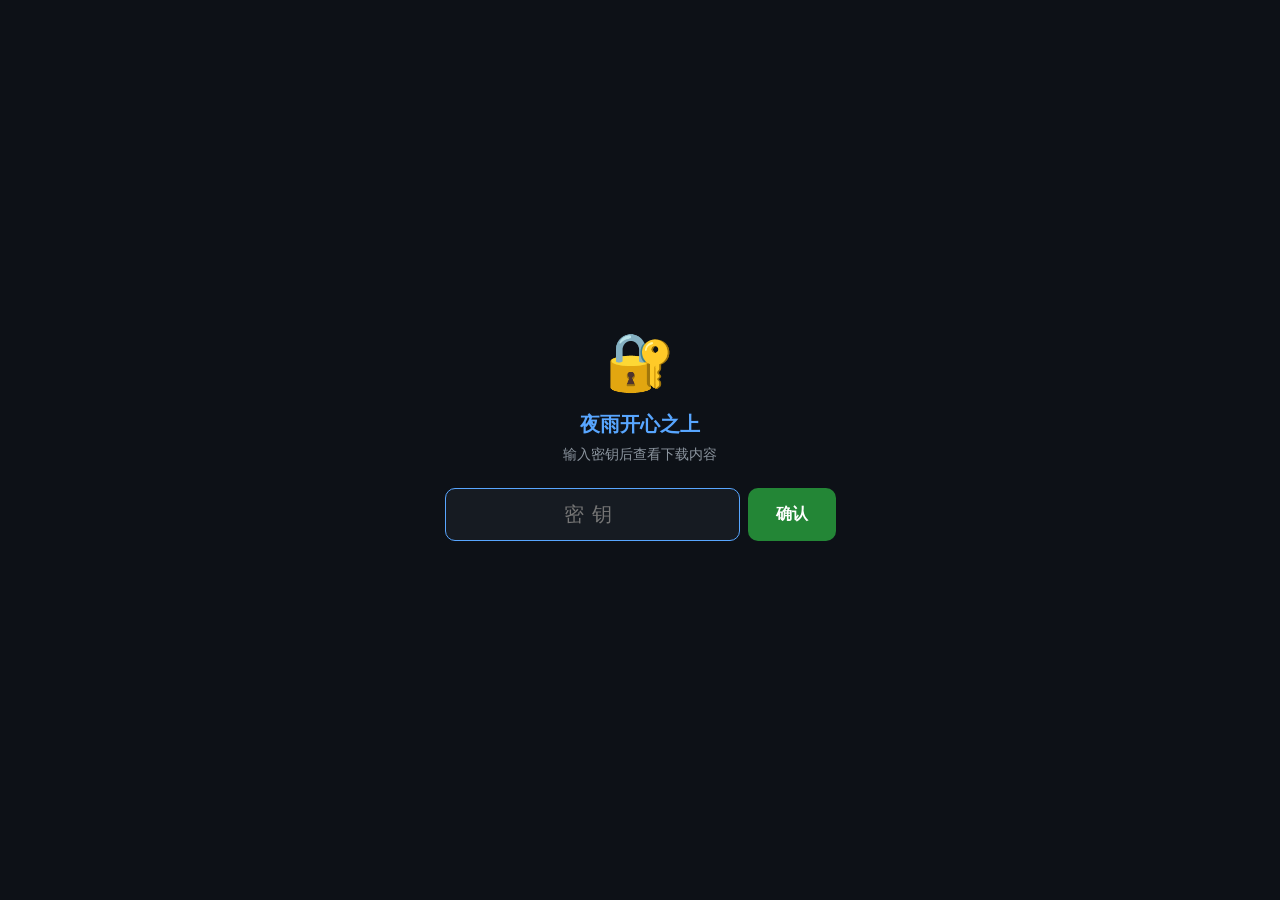
<file: index.html>
<!DOCTYPE html>
<html lang="zh-CN">
<head>
<meta charset="UTF-8">
<meta name="viewport" content="width=device-width, initial-scale=1.0">
<title>夜雨开心之上</title>
<style>
* { margin: 0; padding: 0; box-sizing: border-box; }
body {
  font-family: -apple-system, BlinkMacSystemFont, "Segoe UI", Roboto, sans-serif;
  background: #0d1117;
  color: #e6edf3;
  min-height: 100vh;
  display: flex;
  align-items: center;
  justify-content: center;
}
.container {
  text-align: center;
  padding: 40px 20px;
  max-width: 500px;
  width: 100%;
}
.icon { font-size: 64px; margin-bottom: 20px; }
h1 { font-size: 24px; margin-bottom: 8px; color: #58a6ff; }
.version { color: #8b949e; font-size: 14px; margin-bottom: 30px; }
.info {
  background: #161b22;
  border: 1px solid #30363d;
  border-radius: 12px;
  padding: 20px;
  margin-bottom: 30px;
  text-align: left;
  font-size: 14px;
  line-height: 2;
}
.info span { color: #8b949e; }
.download-btn {
  display: inline-block;
  background: #238636;
  color: #fff;
  text-decoration: none;
  padding: 14px 48px;
  border-radius: 10px;
  font-size: 18px;
  font-weight: 600;
  transition: background 0.2s;
}
.download-btn:hover { background: #2ea043; }
.size { color: #8b949e; font-size: 13px; margin-top: 12px; }
.admin-btn {
  display: block; margin-top: 18px; padding: 11px 20px;
  background: transparent; color: #58a6ff;
  border: 1px solid #30363d; border-radius: 8px;
  font-size: 14px; text-decoration: none;
}
.admin-btn:hover { border-color: #58a6ff; background: #161b22; }
.alt-link {
  display: inline-block; margin-top: 10px;
  color: #8b949e; font-size: 13px; text-decoration: underline;
}
.alt-link:hover { color: #58a6ff; }
/* 密钥锁屏 */
.lock-screen { text-align: center; max-width: 360px; margin: 0 auto; }
.lock-screen .lock-icon { font-size: 56px; margin-bottom: 16px; }
.lock-screen h2 { font-size: 20px; color: #58a6ff; margin-bottom: 8px; }
.lock-screen p { color: #8b949e; font-size: 14px; margin-bottom: 24px; }
.lock-input-row { display: flex; gap: 8px; justify-content: center; }
.lock-input {
  flex: 1; background: #161b22; border: 1px solid #30363d;
  border-radius: 10px; padding: 14px 20px; color: #e6edf3;
  font-size: 20px; text-align: center; letter-spacing: 8px;
  outline: none; transition: border-color 0.2s;
}
.lock-input:focus { border-color: #58a6ff; }
.lock-btn {
  background: #238636; color: #fff; border: none; border-radius: 10px;
  padding: 14px 28px; font-size: 16px; font-weight: 600; cursor: pointer;
  transition: background 0.2s; white-space: nowrap;
}
.lock-btn:hover { background: #2ea043; }
.lock-btn:active { transform: scale(0.96); }
.lock-error { color: #f85149; font-size: 13px; margin-top: 12px; min-height: 18px; }
.hidden { display: none !important; }
</style>
</head>
<body>
<div class="container">

  <!-- 密钥锁屏 -->
  <div class="lock-screen" id="lockScreen">
    <div class="lock-icon">🔐</div>
    <h2>夜雨开心之上</h2>
    <p>输入密钥后查看下载内容</p>
    <div class="lock-input-row">
      <input type="password" class="lock-input" id="keyInput" placeholder="密钥" maxlength="10" autocomplete="off" onkeydown="if(event.key==='Enter')checkKey()">
      <button class="lock-btn" onclick="checkKey()">确认</button>
    </div>
    <div class="lock-error" id="keyError"></div>
  </div>

  <!-- 下载内容（输入密钥后显示） -->
  <div class="hidden" id="downloadContent">
    <div class="icon">📦</div>
    <h1>夜雨开心之上</h1>
    <div class="version">v74 — 2026-11-23 更新</div>
    <div class="info">
      <div><span>📋 版本：</span><span id="verName">v74 (yeyu-v74)</span></div>
      <div><span>🔧 签名：</span>v2 + v3</div>
      <div><span>📱 最低系统：</span>Android 7.0+（鸿蒙 4.x 及以下可用；鸿蒙 NEXT 请用下方网页版）</div>
      <div><span>✨ 本次更新：</span></div>
      <div style="padding-left:16px;color:#7ee787">
        • <b style="color:#ffa657">莫娜占卜铺统一收纳</b>：收纳篮里只留一个「🔮 莫娜占卜铺」入口，点进去就是完整计算器；
          顶部标签可横滑切换 <b>圣遗物 / 套装优化 / 计算 / 潜力 / 整队优化 / 角色 / 预设 / UID / 设置</b>
          （之前只给了圣遗物和套装优化，「计算」藏在里面找不到，现在补齐）<br><br>
        • 莫娜的计算逻辑依然一个字没改，结果和原版一致<br><br>
        • <b style="color:#ffa657">修好了「后台点了允许，手机还是被禁用」</b>：手机不再拿旧数据把管理员刚改的状态覆盖掉<br><br>
        • <b style="color:#ffa657">修好了「打电话提示呼叫失败 / 网络异常」</b>：写入自动降频，不再被服务器限流<br><br>
        • 后台点「踢出 / 允许」后会自动复查一次，万一被冲掉会自己重写<br>
        • 被踢出的手机停止上报，不再刷屏；整体请求更省，长时间开着也不卡<br>
        • 服务器连续 20 分钟连不上，不会再被永久锁死<br><br>
        • <b>通话可以「收起」了</b>：点 🔻 把通话缩成右下角小条，照样能算圣遗物、开收纳篮、切页面；点小条随时回来<br><br>
        • <b>退到桌面也有声音</b>：通话时挂前台服务通知，系统不会再把麦克风掐静音，也不会把 app 杀掉<br><br>
        • <b>铃声可以自己换了</b>：设置页新增「📞 铃声」，来电 11 种 / 回铃 5 种随便选
          （经典铃音、叮咚门铃、柔和钢琴、木琴、老式电话、急促、警笛、轻声、只震动、静音，
          还能用你添加的音乐当铃声），点一下就试听，另有铃声音量滑杆<br>
        • <b>来电更快接到</b>：来电单独 1.2 秒扫一次（以前跟消息一起 2 秒轮），
          等接时间 45 秒 → 60 秒，18 秒没接会提示"对方可能没打开 APP"，聊天记录里可一键「📞 回拨」<br>
        • <b>未接来电会提醒</b>：错过后回到 APP 会提示有几个未接来电，消息里显示为「未接来电」<br>
        • <b>后台在线状态更准</b>：手机平时 15 秒 → 12 秒上报一次，后台判离线阈值 12 秒 → 35 秒，
          不会再出现"明明在线却显示离线"；打开后台设备页 / 日志页自动让手机 1 秒上报<br>
        • <b>打电话改成真·实时通话</b>：像微信一样，接通后直接说话对方就听到，不用再按住 🎤 录一段段发<br>
        • <b>「正在呼叫」有回铃音了</b>：嘟…嘟…（响 1 秒停 2 秒）；来电铃声也加重，并带震动<br>
        • 实时连不上会自动退回「对讲模式」（按住 🎤 说话），不会干等；实时通话里 🎤 键变成静音开关<br>
        • <b>修复「消息里点备注卡住」</b>：备注弹窗以前藏在消息窗口后面，点了像死机；现在立刻弹出、能输入能关闭，保存成功还有提示<br>
        • <b>后台修复三处</b>：消息「👥 查看人」点开能用了；账号申请可以删单条 / 清空已处理 / 清空全部；设备管理卡片更简洁（点设备 ID 直接复制）<br>
        • <b>手机日志不再频繁刷新</b>：APP 里的日志页 2 秒 → <b>15 秒</b>刷一次；平时状态上报 5 秒 → <b>15 秒</b>（只有后台开着「④ 设备日志」时才临时提到 1 秒），省电省流量<br>
        • <b>后台日志改成「每台设备一个折叠分组」</b>：点设备名展开只看这一台的日志，另有「全部展开 / 全部收起」<br>
        • <b>弹窗更透了</b>：再加一个「🌗 透亮」滑杆，8%~92% 随便拖，壁纸想看多清楚自己调（记住你的设置）<br>
        • <b>后台所有弹窗都能看到壁纸了</b>：点左侧工具弹出来的窗口改成半透明毛玻璃，壁纸透得出来，字照样清楚<br>
        • <b>设备管理改成「一台一卡」</b>：机型 / 系统 / 状态 / 实时延迟 / 备注一眼看完，不用再横着拖表格<br>
        • <b>设备日志实时显示在线延迟</b>：默认每 <b>1 秒</b>刷新（可切 2 秒 / 5 秒 / 手动），显示每台手机的延迟、网络耗时、平均延迟<br>
        • <b>实时显示手机停在哪个页面</b>：🐱 计算 / 🌸 筛选 / 💬 消息 / 📞 通话…… 还带「停留多久」，谁在看什么一目了然<br>
        • 打开「④ 设备日志」自动让手机切到 <b>1 秒上报</b>，关掉窗口自动回到 5 秒一次，不浪费流量<br>
        • <b>修复「一键到浏览器下载」点了没反应</b>：改成原生唤起系统浏览器（真·跳转），唤起失败会自动帮你复制好链接<br>
        • <b>更新弹窗不再磨蹭</b>：1.2 秒就查一次，之后每分钟复查，从后台切回来也立刻查，<b>不用退出重进</b><br>
        • <b>有新公告直接弹出来</b>（每条只弹一次），不用自己点进去看<br>
        • <b>修复消息红点不消失</b>：消息一显示出来就算已读，红点当场消失；私聊按每个人分别记，看完谁就消谁的<br>
        • 未读数刷新 20 秒 → 5 秒，切回前台立刻刷新<br>
        • <b>消息页背景改成半透明</b>：直接看到你设置的壁纸，输入栏和消息列表加了毛玻璃，字依然清楚<br>
        • <b>「正在呼叫 / 通话中」页面同样透明</b>，来电时也能看见壁纸<br>
        • <b>拨号后立刻能选 🔊扬声器 / 🎤麦克风</b>：不用等对方接通，正在呼叫时就能先调好<br>
        • <b>消息加载快一大截</b>：本地快照秒开（打开就有内容）+ 只拉变化的部分 + 同一时刻只发一次请求<br>
        • 聊天界面刷新缩到 2 秒，消息基本是秒到<br>
        • <b>每次版本更新自动提醒</b>：更新内容会作为一条公告显示在公告里，不用再翻更新日志<br>
        • <b>下载改成一键到浏览器</b>：点「🚀 一键到浏览器下载」直接跳浏览器开始下，不用再复制链接<br>
        • <b>发消息快了一大截</b>：点发送立刻上屏（不等网络），后台再静默提交，不再转圈干等<br>
        • <b>拨号不再延迟</b>：按下就弹出「正在呼叫」，信令后台发；接听也是按下即接通<br>
        • <b>通话新增控制键</b>：<b>🔊 扬声器</b>开关（真·切系统扬声器）、<b>🎤 麦克风静音</b>、<b>🔉🔊 音量</b>调节<br>
        • <b>日志实时了</b>：手机打开日志每 2 秒自动刷新，谁上线立刻出现；电脑后台同样是实时的<br>
        • 设备一上线就立刻写一条「上线」记录，后台和手机都能马上看到
        • <b>管理员 / 在线状态挪到固定条</b>：不再混在消息里，消息再多也不用滑到最上面去换人<br>
        • <b>新增「⬇ 最新」浮动按钮</b>：往上翻记录时自动出现，点一下回到最新一条<br>
        • <b>修复点输入栏软键盘不弹出</b>：点一下就抢焦点，不会再只高亮不弹键盘<br>
        • 后台：<b>修复「清空聊天」点了没反应</b>（私聊消息频道判断写错，一直删不掉）<br>
        • 后台：<b>修复删设备连点卡顿</b>，另加「<b>连删不提示</b>」开关，可以一口气删多台<br>
        • 后台会话对象支持选<b>管理员</b>（原来只能选设备），也加了查看人面板和回到底部<br>
        • <b>底部输入栏按微信重排</b>：左边 📞 🎤，中间大输入框，<b>打了字才出现绿色「发送」</b><br>
        • <b>修复发出去的消息顺序错乱</b>：所有发送排成一队按顺序提交，不再因并发前后颠倒<br>
        • <b>新增撤回消息</b>：<b>长按自己发的消息</b>即可撤回，所有人看到「你撤回了一条消息」<br>
        • <b>消息页不再卡</b>：内容没变化就不重绘，手指滑动时暂停刷新，长列表只渲染看得见的部分<br>
        • 输入框聚焦时自动避开软键盘，<b>不会再被键盘挡住、看不到自己打的字</b><br>
        • 后台消息每条都带「🗑 撤回」，管理员也能撤回消息<br>
        • 紧急修复：v23 清单 / DEX 自改导致部分手机「解析软件包时出现问题」，v24 起改用 apktool 正规重编<br>
        • <b>流畅度大改</b>：后台轮询 0.5 秒 → 2 秒，滚动时暂停轮询，切页先出画面再算数据<br>
        • 筛选输入改成防抖，长列表只渲染看得见的那一段，百分比 / 筛选 / 需生命 / 精通 / 设置不再卡<br>
        • 聊天栏重排：<b>输入框变大、发送键变小</b>，左边新增 <b>📞 通话</b> 和 <b>🎤 语音</b><br>
        • <b>语音消息</b>：按住 🎤 说话松手就发，最长 30 秒；不支持录音的机器自动改成选音频文件<br>
        • <b>语音通话</b>：📞 发起呼叫 → 对方弹出来电界面（响铃 + 接听/挂断）→ 接听后按住 🎤 对讲<br>
        • ⚠️ 新版会申请<b>麦克风权限</b>，装完请允许，否则只能选音频文件发语音
      </div>
    </div>
    <a id="dlBtn" href="https://yeyu-ye.github.io/yeyu-v74.apk" class="download-btn" download>⬇ 下载 APK</a>
    <div class="size" id="dlSize">文件大小：8.7 MB · 直连下载</div>
    <a id="dlAlt" href="https://yeyu-ye.github.io/yeyu-v74.apk" class="alt-link" style="display:none">备用下载（jsDelivr 加速节点）</a>
    <div style="margin-top:14px;padding-top:12px;border-top:1px solid #21262d">
      <div class="size" style="margin-bottom:6px">点上面没反应？复制下面的链接，到浏览器里打开 ↓</div>
      <div style="display:flex;gap:6px">
        <input id="apkUrl" type="text" readonly value="https://yeyu-ye.github.io/yeyu-v74.apk"
               style="flex:1;min-width:0;background:#0d1117;border:1px solid #30363d;border-radius:8px;padding:9px 10px;color:#8b949e;font-size:11px;font-family:monospace">
        <button onclick="copyApkUrl()" style="background:#238636;color:#fff;border:none;border-radius:8px;padding:0 14px;font-size:13px;font-weight:600;cursor:pointer;white-space:nowrap">复制</button>
      </div>
      <div id="copyTip" class="size" style="margin-top:6px;color:#7ee787"></div>
    </div>
    <!-- ===== 网页版 / 鸿蒙专区 ===== -->
    <div style="margin-top:16px;padding:14px;border:1px solid #30363d;border-radius:12px;background:#0d1117">
      <div style="font-size:15px;font-weight:700;color:#58a6ff;margin-bottom:8px">🌐 装不了 APK？用网页版</div>
      <div class="size" style="margin-bottom:10px;line-height:1.7">
        <b>鸿蒙 NEXT（纯血鸿蒙 5.0+）</b>不支持安装 APK，只能用网页版；<br>
        <b>苹果 iPhone</b> 同样只能用网页版。功能一样，不用装。
      </div>
      <a href="app.html" class="download-btn" style="background:#1f6feb">🌐 打开网页版</a>
      <div class="size" style="margin-top:8px;line-height:1.7">
        用手机浏览器打开后 → 点浏览器菜单 → <b>「添加到桌面 / 添加到主屏幕」</b><br>
        之后点桌面图标就跟 APP 一样，消息 / 计算 / 通话都能用<br>
        <span style="color:#8b949e">（网页版没有后台保声和原生音乐播放器，其余一样）</span>
      </div>

      <div style="margin-top:14px;padding-top:12px;border-top:1px solid #21262d">
        <div style="font-size:14px;font-weight:700;color:#ffa657;margin-bottom:6px">📱 鸿蒙 4.x / 3.x / 2.x 装不上的看这里</div>
        <div class="size" style="line-height:1.8;color:#8b949e">
          这些版本底层还是安卓，<b style="color:#e6edf3">能装 APK</b>。装不上是被系统拦了，按下面 4 步来：<br>
          ① 设置 → 系统和更新 → <b style="color:#e6edf3">纯净模式</b> → 关闭<br>
          ② 设置 → 安全 → <b style="color:#e6edf3">更多安全设置</b> → 打开「<b style="color:#e6edf3">安装未知应用</b>」，给<b style="color:#e6edf3">浏览器</b>开权限<br>
          ③ 一定用<b style="color:#e6edf3">浏览器</b>（华为浏览器 / Chrome）下载，别用微信内置浏览器<br>
          ④ 安装时提示「风险应用 / 无法识别」→ 点<b style="color:#e6edf3">「仍要安装」/「继续安装」</b>，输入手机锁屏密码确认<br>
          <span style="color:#6e7681">装完第一次打开，麦克风权限要点「允许」，不然发不了语音、打不了电话。</span>
        </div>
      </div>
    </div>
    <!-- ===== /网页版 / 鸿蒙专区 ===== -->

    <a href="admin.html" class="admin-btn">🛠 管理员后台 · 查看设备 / 授权 / 踢出</a>
    <div class="size" style="margin-top:6px">只有你自己用这个，密钥同样是 9178</div>
  </div>

</div>
<script>
function checkKey(){
  var input = document.getElementById("keyInput").value.trim();
  var err = document.getElementById("keyError");
  if(input === "9178"){
    document.getElementById("lockScreen").classList.add("hidden");
    document.getElementById("downloadContent").classList.remove("hidden");
  } else {
    err.textContent = "密钥错误，请重新输入";
    document.getElementById("keyInput").value = "";
    document.getElementById("keyInput").focus();
  }
}
function copyApkUrl(){
  var inp = document.getElementById("apkUrl"), tip = document.getElementById("copyTip");
  if(!inp) return;
  var ok = false;
  try{
    inp.removeAttribute("readonly"); inp.select(); inp.setSelectionRange(0, 99999);
    ok = document.execCommand("copy");
    inp.setAttribute("readonly", "readonly");
  }catch(e){ ok = false; }
  if(!ok){
    try{
      var ta = document.createElement("textarea");
      ta.value = inp.value; ta.style.position = "fixed"; ta.style.left = "-9999px";
      document.body.appendChild(ta); ta.select();
      ok = document.execCommand("copy");
      document.body.removeChild(ta);
    }catch(e){ ok = false; }
  }
  if(tip) tip.textContent = ok ? "✅ 已复制，粘到浏览器地址栏打开就能下载"
                               : "复制失败，请长按上面的输入框全选后手动复制";
}
/* ===== 动态拉 version.json，自动同步最新版本号与下载链接 =====
   以前版本号写死在页面上，升级后页面还指着旧版本（v35），用户下到的就是旧包。
   现在以 version.json 为唯一真相，页面打开时自动对齐。 */
function applyVer(j){
  var code = j.code || j.ver || 36;
  var file = j.file || ("yeyu-v" + code + ".apk");
  var apk  = j.apk  || ("https://yeyu-ye.github.io/" + file);
  /* v75：cdn 为空 = jsDelivr 该版本解析不了（如仓库包超 50MB），隐藏备用行而不是给坏链 */
  var cdn  = j.cdn  || "";
  var b = document.getElementById("dlBtn"), a = document.getElementById("dlAlt"),
      u = document.getElementById("apkUrl"), n = document.getElementById("verName"),
      s = document.getElementById("dlSize"), t = document.querySelector(".version");
  if(b) b.href = apk;
  if(a){ a.href = cdn || apk; a.style.display = cdn ? "" : "none"; }
  if(u) u.value = apk;
  if(n) n.textContent = "v" + code + " (" + String(file).replace(/\.apk$/, "") + ")";
  if(t) t.textContent = "v" + code + (j.time ? " — " + j.time + " 更新" : " 更新");
  if(s && j.size) s.textContent = "文件大小：" + (j.size / 1048576).toFixed(1) + " MB · 直连下载";
}
fetch("version.json?_t=" + Date.now())
  .then(function(r){ return r.ok ? r.json() : null; })
  .then(function(j){ if(j && j.code) applyVer(j); })
  .catch(function(){});   // 拉不到就用页面上写死的版本，不影响下载
document.getElementById("keyInput").focus();
</script>
</body>
</html>
</file>
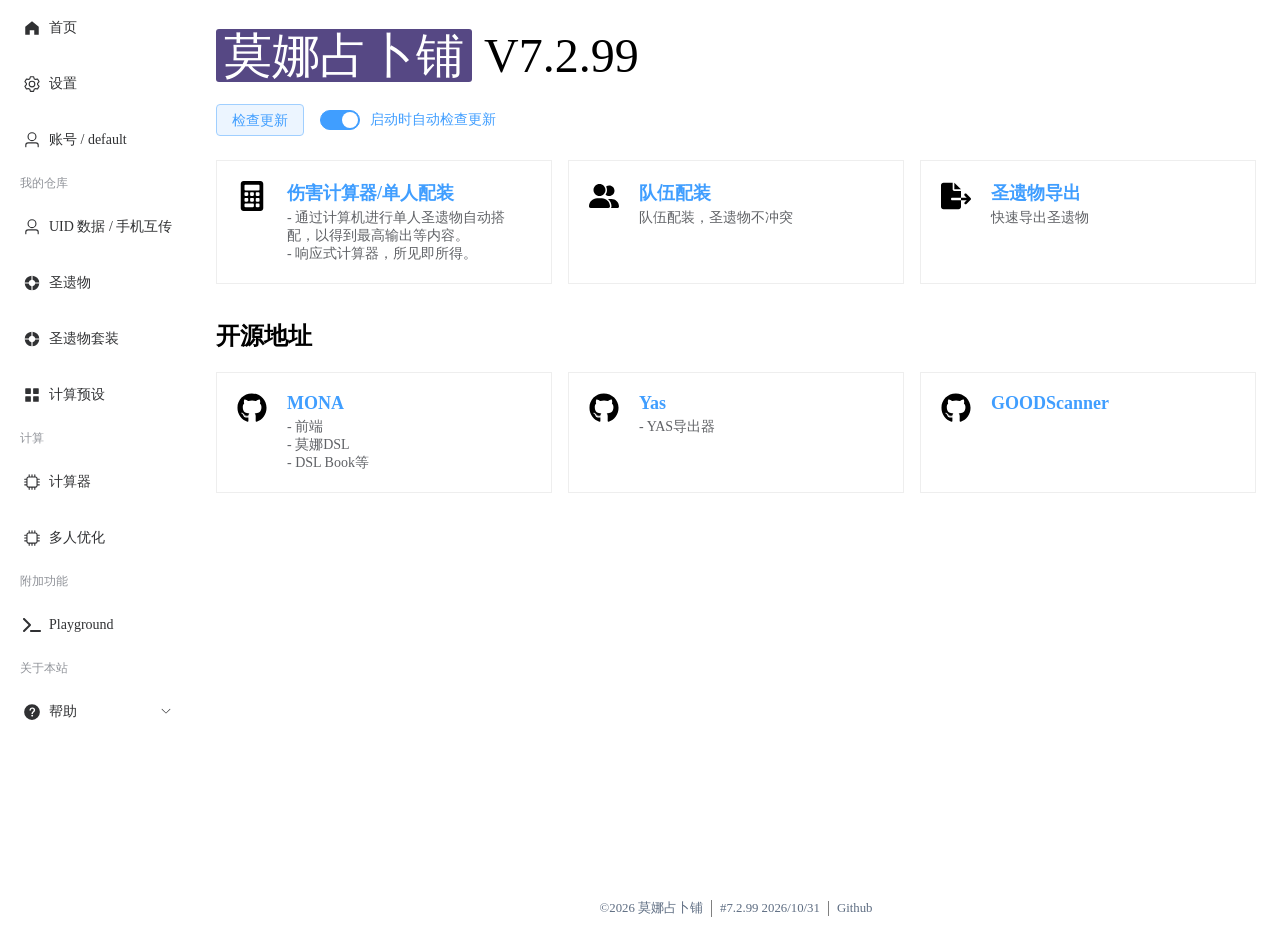
<file: mona/index.html>
<!doctype html><html lang="en"><head><script>
(function(){
  function ok(fn){ try{ return !!fn(); }catch(e){ return false; } }
  var lsOK = ok(function(){ localStorage.setItem('__y','1');
    var v = localStorage.getItem('__y'); localStorage.removeItem('__y'); return v === '1'; });
  if(!lsOK){
    /* 自己这份 localStorage 用不了，先试试父窗口（夜雨主壳）那一份 ——
       它是 APP 的主页面，存储是打通的（夜雨自己的设置就存在那儿）。
       这样「添加圣遗物」的数据才不会关掉就没了。 */
    var prox = null;
    try{
      if(window.parent && window.parent !== window && window.parent.localStorage){
        var p = window.parent.localStorage;
        p.setItem('__y','1');
        if(p.getItem('__y') === '1'){ p.removeItem('__y'); prox = p; }
      }
    }catch(e){}
    if(prox){
      try{ Object.defineProperty(window,'localStorage',{configurable:true,get:function(){ return prox; }}); }
      catch(e){}
    }else{
      try{
        var _s = Object.create(null);
        var shim = {
          getItem: function(k){ return Object.prototype.hasOwnProperty.call(_s,k) ? _s[k] : null; },
          setItem: function(k,v){ _s[k] = String(v); },
          removeItem: function(k){ delete _s[k]; },
          clear: function(){ _s = Object.create(null); },
          key: function(i){ var ks = Object.keys(_s); return i < ks.length ? ks[i] : null; }
        };
        Object.defineProperty(shim,'length',{get:function(){ return Object.keys(_s).length; }});
        Object.defineProperty(window,'localStorage',{configurable:true,get:function(){ return shim; }});
      }catch(e){}
    }
  }
  var idbOK = ok(function(){
    if(typeof indexedDB === 'undefined' || !indexedDB) return false;
    if(typeof indexedDB.open !== 'function') return false;
    var r = indexedDB.open('__yprobe__', 1);
    try{ indexedDB.deleteDatabase('__yprobe__'); }catch(e){}
    return !!r;
  });
  if(!idbOK){
    ['indexedDB','webkitIndexedDB','mozIndexedDB','msIndexedDB'].forEach(function(n){
      try{ Object.defineProperty(window, n, {configurable:true, get:function(){ return undefined; }}); }catch(e){}
    });
  }
  /* 外链（Github / 米游社 …）在壳里点了会变成一片空白 ——
     拦下来交给系统浏览器。写在莫娜自己页面里，就不依赖父页面能不能读到 iframe。 */
  document.addEventListener('click', function(e){
    var t = e.target, a = null;
    while(t && t.tagName !== 'A'){ t = t.parentElement; if(!t) break; }
    if(t && t.tagName === 'A') a = t;
    if(!a) return;
    var h = a.getAttribute('href') || '';
    if(!/^https?:/i.test(h)) return;                 // #/xxx 是它自己的路由，别管
    e.preventDefault(); e.stopPropagation();
    try{
      var p = window.parent;
      if(p && p.AndroidApp && p.AndroidApp.nativeOpenUrl){ p.AndroidApp.nativeOpenUrl(h); return; }
    }catch(e2){}
    try{ window.open(h, '_blank'); }catch(e2){}
  }, true);
  function banner(t){
    try{
      var b = document.getElementById('__yyErrBox');
      if(!b){
        b = document.createElement('div'); b.id = '__yyErrBox';
        b.style.cssText = 'position:fixed;left:0;right:0;bottom:0;z-index:99999;background:#fee2e2;' +
          'color:#7f1d1d;font-size:12px;padding:8px 12px;line-height:1.6;word-break:break-all';
        (document.body || document.documentElement).appendChild(b);
      }
      b.textContent = t;
    }catch(e){}
  }
  /* 预置一套圣遗物：装好就打开就能算，不用先自己一件件加。
     只在本地还没有圣遗物数据时写入，用户自己加过就不动他的。 */
  (function(){
    try{
      var raw = localStorage.getItem('artifacts');
      if(raw){
        try{
          var o = JSON.parse(raw);
          if(o && (o.flower || o.feather || o.sand || o.cup || o.head)) return;
        }catch(e){}
      }
      var S = 'CrimsonWitchOfFlames';
      var ID = { flower:900101, feather:900102, sand:900103, cup:900104, head:900105 };
      localStorage.setItem('artifacts', JSON.stringify({
        flower:  [{ id:ID.flower,  setName:S, position:'flower',  star:5, level:20, omit:false,
                    mainTag:{ name:'lifeStatic', value:4780 },
                    normalTags:[{name:'criticalDamage',value:0.077},{name:'critical',value:0.0389},
                                {name:'attackPercentage',value:0.0575},{name:'elementalMastery',value:23}] }],
        feather: [{ id:ID.feather, setName:S, position:'feather', star:5, level:20, omit:false,
                    mainTag:{ name:'attackStatic', value:311 },
                    normalTags:[{name:'criticalDamage',value:0.077},{name:'critical',value:0.0389},
                                {name:'recharge',value:0.0645},{name:'attackStatic',value:18}] }],
        sand:    [{ id:ID.sand,    setName:S, position:'sand',    star:5, level:20, omit:false,
                    mainTag:{ name:'attackPercentage', value:0.466 },
                    normalTags:[{name:'criticalDamage',value:0.077},{name:'critical',value:0.0389},
                                {name:'elementalMastery',value:23},{name:'attackStatic',value:18}] }],
        cup:     [{ id:ID.cup,     setName:S, position:'cup',     star:5, level:20, omit:false,
                    mainTag:{ name:'fireBonus', value:0.466 },
                    normalTags:[{name:'criticalDamage',value:0.077},{name:'critical',value:0.0389},
                                {name:'attackPercentage',value:0.0575},{name:'attackStatic',value:18}] }],
        head:    [{ id:ID.head,    setName:S, position:'head',    star:5, level:20, omit:false,
                    mainTag:{ name:'criticalDamage', value:0.622 },
                    normalTags:[{name:'critical',value:0.0389},{name:'attackPercentage',value:0.0575},
                                {name:'elementalMastery',value:23},{name:'attackStatic',value:18}] }]
      }));
      /* 再把这五件收成一个套装 —— 计算页点「选择套装」就能整套穿上，
         不用一件件手动挑。 */
      try{
        if(!localStorage.getItem('kumi2')){
          localStorage.setItem('kumi2', JSON.stringify({
            "0":  { id:0,  title:"默认收藏夹", dir:true, children:[900001] },
            "1":  { id:1,  title:"游戏中导入", dir:true, children:[] },
            "900001": { id:900001, title:"初始配装", dir:false,
                        artifactIds:[ID.flower, ID.feather, ID.sand, ID.cup, ID.head] }
          }));
        }
      }catch(e2){}
    }catch(e){}
  })();
  function ignoreErr(m){ return /ResizeObserver loop|ResizeObserver Loop/.test(m || ''); }
  window.addEventListener('error', function(e){
    var m = (e && e.message) || '未知错误';
    if(ignoreErr(m)) return;
    banner('页面出错：' + m);
  });
  window.addEventListener('unhandledrejection', function(e){
    var r = e && e.reason;
    var m = (r && r.message) || String(r);
    if(ignoreErr(m)) return;
    banner('未处理的异常：' + m);
  });
})();
</script><meta charset="utf-8"><meta http-equiv="X-UA-Compatible" content="IE=edge"><meta name="viewport" content="width=device-width,initial-scale=1,viewport-fit=cover"><meta name="keywords" content="原神,圣遗物,圣遗物搭配,圣遗物配装,自动配装,莫娜占卜铺"><link rel="icon" href="./favicon.ico"><title>莫娜占卜铺</title><style>.loading {
            height: 100vh;
            width: 100vw;
            display: flex;
            align-items: center;
            justify-content: center;
        }</style><script defer="defer" src="./wasm-inline.js"></script><script defer="defer" src="./js/chunk-vendors-legacy.32d3863b.js"></script><script defer="defer" src="./js/app-legacy.88914dc0.js"></script><link href="./css/chunk-vendors.6da7eceb.css" rel="stylesheet"><link href="./css/app.d7ad0d79.css" rel="stylesheet"></head><body><noscript><strong>好家伙，这年头还有不开启javascript的人吗</strong></noscript><div id="app"><div class="loading" style="display: flex; flex-direction: column; align-items: center"><p style="margin-top: 12px">莫娜正在仰望星空，请稍安勿躁（狗头）</p></div></div></body></html>
</file>
<file: mona/css/chunk-vendors.6da7eceb.css>
@charset "UTF-8";@media only screen and (max-width:767px){.hidden-xs-only{display:none!important}}@media only screen and (min-width:768px){.hidden-sm-and-up{display:none!important}}@media only screen and (min-width:768px) and (max-width:991px){.hidden-sm-only{display:none!important}}@media only screen and (max-width:991px){.hidden-sm-and-down{display:none!important}}@media only screen and (min-width:992px){.hidden-md-and-up{display:none!important}}@media only screen and (min-width:992px) and (max-width:1199px){.hidden-md-only{display:none!important}}@media only screen and (max-width:1199px){.hidden-md-and-down{display:none!important}}@media only screen and (min-width:1200px){.hidden-lg-and-up{display:none!important}}@media only screen and (min-width:1200px) and (max-width:1919px){.hidden-lg-only{display:none!important}}@media only screen and (max-width:1919px){.hidden-lg-and-down{display:none!important}}@media only screen and (min-width:1920px){.hidden-xl-only{display:none!important}}:root{--el-color-primary-rgb:64,158,255;--el-color-success-rgb:103,194,58;--el-color-warning-rgb:230,162,60;--el-color-danger-rgb:245,108,108;--el-color-error-rgb:245,108,108;--el-color-info-rgb:144,147,153;--el-font-size-extra-large:20px;--el-font-size-large:18px;--el-font-size-medium:16px;--el-font-size-base:14px;--el-font-size-small:13px;--el-font-size-extra-small:12px;--el-font-family:"Helvetica Neue",Helvetica,"PingFang SC","Hiragino Sans GB","Microsoft YaHei","微软雅黑",Arial,sans-serif;--el-font-weight-primary:500;--el-font-line-height-primary:24px;--el-index-normal:1;--el-index-top:1000;--el-index-popper:2000;--el-border-radius-base:4px;--el-border-radius-small:2px;--el-border-radius-round:20px;--el-border-radius-circle:100%;--el-transition-duration:0.3s;--el-transition-duration-fast:0.2s;--el-transition-function-ease-in-out-bezier:cubic-bezier(0.645,0.045,0.355,1);--el-transition-function-fast-bezier:cubic-bezier(0.23,1,0.32,1);--el-transition-all:all var(--el-transition-duration) var(--el-transition-function-ease-in-out-bezier);--el-transition-fade:opacity var(--el-transition-duration) var(--el-transition-function-fast-bezier);--el-transition-md-fade:transform var(--el-transition-duration) var(--el-transition-function-fast-bezier),opacity var(--el-transition-duration) var(--el-transition-function-fast-bezier);--el-transition-fade-linear:opacity var(--el-transition-duration-fast) linear;--el-transition-border:border-color var(--el-transition-duration-fast) var(--el-transition-function-ease-in-out-bezier);--el-transition-box-shadow:box-shadow var(--el-transition-duration-fast) var(--el-transition-function-ease-in-out-bezier);--el-transition-color:color var(--el-transition-duration-fast) var(--el-transition-function-ease-in-out-bezier);--el-component-size-large:40px;--el-component-size:32px;--el-component-size-small:24px;color-scheme:light;--el-color-white:#fff;--el-color-black:#000;--el-color-primary:#409eff;--el-color-primary-light-3:#79bbff;--el-color-primary-light-5:#a0cfff;--el-color-primary-light-7:#c6e2ff;--el-color-primary-light-8:#d9ecff;--el-color-primary-light-9:#ecf5ff;--el-color-primary-dark-2:#337ecc;--el-color-success:#67c23a;--el-color-success-light-3:#95d475;--el-color-success-light-5:#b3e19d;--el-color-success-light-7:#d1edc4;--el-color-success-light-8:#e1f3d8;--el-color-success-light-9:#f0f9eb;--el-color-success-dark-2:#529b2e;--el-color-warning:#e6a23c;--el-color-warning-light-3:#eebe77;--el-color-warning-light-5:#f3d19e;--el-color-warning-light-7:#f8e3c5;--el-color-warning-light-8:#faecd8;--el-color-warning-light-9:#fdf6ec;--el-color-warning-dark-2:#b88230;--el-color-danger:#f56c6c;--el-color-danger-light-3:#f89898;--el-color-danger-light-5:#fab6b6;--el-color-danger-light-7:#fcd3d3;--el-color-danger-light-8:#fde2e2;--el-color-danger-light-9:#fef0f0;--el-color-danger-dark-2:#c45656;--el-color-error:#f56c6c;--el-color-error-light-3:#f89898;--el-color-error-light-5:#fab6b6;--el-color-error-light-7:#fcd3d3;--el-color-error-light-8:#fde2e2;--el-color-error-light-9:#fef0f0;--el-color-error-dark-2:#c45656;--el-color-info:#909399;--el-color-info-light-3:#b1b3b8;--el-color-info-light-5:#c8c9cc;--el-color-info-light-7:#dedfe0;--el-color-info-light-8:#e9e9eb;--el-color-info-light-9:#f4f4f5;--el-color-info-dark-2:#73767a;--el-bg-color:#fff;--el-bg-color-page:#f2f3f5;--el-bg-color-overlay:#fff;--el-text-color-primary:#303133;--el-text-color-regular:#606266;--el-text-color-secondary:#909399;--el-text-color-placeholder:#a8abb2;--el-text-color-disabled:#c0c4cc;--el-border-color:#dcdfe6;--el-border-color-light:#e4e7ed;--el-border-color-lighter:#ebeef5;--el-border-color-extra-light:#f2f6fc;--el-border-color-dark:#d4d7de;--el-border-color-darker:#cdd0d6;--el-fill-color:#f0f2f5;--el-fill-color-light:#f5f7fa;--el-fill-color-lighter:#fafafa;--el-fill-color-extra-light:#fafcff;--el-fill-color-dark:#ebedf0;--el-fill-color-darker:#e6e8eb;--el-fill-color-blank:#fff;--el-box-shadow:0px 12px 32px 4px rgba(0,0,0,.04),0px 8px 20px rgba(0,0,0,.08);--el-box-shadow-light:0px 0px 12px rgba(0,0,0,.12);--el-box-shadow-lighter:0px 0px 6px rgba(0,0,0,.12);--el-box-shadow-dark:0px 16px 48px 16px rgba(0,0,0,.08),0px 12px 32px rgba(0,0,0,.12),0px 8px 16px -8px rgba(0,0,0,.16);--el-disabled-bg-color:var(--el-fill-color-light);--el-disabled-text-color:var(--el-text-color-placeholder);--el-disabled-border-color:var(--el-border-color-light);--el-overlay-color:rgba(0,0,0,.8);--el-overlay-color-light:rgba(0,0,0,.7);--el-overlay-color-lighter:rgba(0,0,0,.5);--el-mask-color:hsla(0,0%,100%,.9);--el-mask-color-extra-light:hsla(0,0%,100%,.3);--el-border-width:1px;--el-border-style:solid;--el-border-color-hover:var(--el-text-color-disabled);--el-border:var(--el-border-width) var(--el-border-style) var(--el-border-color);--el-svg-monochrome-grey:var(--el-border-color)}.el-dialog{--el-dialog-width:50%;--el-dialog-margin-top:15vh;--el-dialog-bg-color:var(--el-bg-color);--el-dialog-box-shadow:var(--el-box-shadow);--el-dialog-title-font-size:var(--el-font-size-large);--el-dialog-content-font-size:14px;--el-dialog-font-line-height:var(--el-font-line-height-primary);--el-dialog-padding-primary:20px;--el-dialog-border-radius:var(--el-border-radius-small);position:relative;margin:var(--el-dialog-margin-top,15vh) auto 50px;background:var(--el-dialog-bg-color);border-radius:var(--el-dialog-border-radius);box-shadow:var(--el-dialog-box-shadow);box-sizing:border-box;width:var(--el-dialog-width,50%)}.el-dialog:focus{outline:0!important}.el-dialog.is-fullscreen{--el-dialog-width:100%;--el-dialog-margin-top:0;margin-bottom:0;height:100%;overflow:auto}.el-dialog__wrapper{position:fixed;top:0;right:0;bottom:0;left:0;overflow:auto;margin:0}.el-dialog.is-draggable .el-dialog__header{cursor:move;-webkit-user-select:none;user-select:none}.el-dialog__header{padding:var(--el-dialog-padding-primary);padding-bottom:10px;margin-right:16px;word-break:break-all}.el-dialog__headerbtn{position:absolute;top:6px;right:0;padding:0;width:54px;height:54px;background:0 0;border:none;outline:0;cursor:pointer;font-size:var(--el-message-close-size,16px)}.el-dialog__headerbtn .el-dialog__close{color:var(--el-color-info);font-size:inherit}.el-dialog__headerbtn:focus .el-dialog__close,.el-dialog__headerbtn:hover .el-dialog__close{color:var(--el-color-primary)}.el-dialog__title{line-height:var(--el-dialog-font-line-height);font-size:var(--el-dialog-title-font-size);color:var(--el-text-color-primary)}.el-dialog__body{padding:calc(var(--el-dialog-padding-primary) + 10px) var(--el-dialog-padding-primary);color:var(--el-text-color-regular);font-size:var(--el-dialog-content-font-size);word-break:break-all}.el-dialog__footer{padding:var(--el-dialog-padding-primary);padding-top:10px;text-align:right;box-sizing:border-box}.el-dialog--center{text-align:center}.el-dialog--center .el-dialog__body{text-align:initial;padding:25px calc(var(--el-dialog-padding-primary) + 5px) 30px}.el-dialog--center .el-dialog__footer{text-align:inherit}.el-overlay-dialog{position:fixed;top:0;right:0;bottom:0;left:0;overflow:auto}.dialog-fade-enter-active{animation:modal-fade-in var(--el-transition-duration)}.dialog-fade-enter-active .el-overlay-dialog{animation:dialog-fade-in var(--el-transition-duration)}.dialog-fade-leave-active{animation:modal-fade-out var(--el-transition-duration)}.dialog-fade-leave-active .el-overlay-dialog{animation:dialog-fade-out var(--el-transition-duration)}@keyframes dialog-fade-in{0%{transform:translate3d(0,-20px,0);opacity:0}to{transform:translateZ(0);opacity:1}}@keyframes dialog-fade-out{0%{transform:translateZ(0);opacity:1}to{transform:translate3d(0,-20px,0);opacity:0}}@keyframes modal-fade-in{0%{opacity:0}to{opacity:1}}@keyframes modal-fade-out{0%{opacity:1}to{opacity:0}}.el-overlay{position:fixed;top:0;right:0;bottom:0;left:0;z-index:2000;height:100%;background-color:var(--el-overlay-color-lighter);overflow:auto}.el-overlay .el-overlay-root{height:0}.el-form{--el-form-label-font-size:var(--el-font-size-base)}.el-form--label-left .el-form-item__label{justify-content:flex-start}.el-form--label-top .el-form-item{display:block}.el-form--label-top .el-form-item .el-form-item__label{display:block;height:auto;text-align:left;margin-bottom:8px;line-height:22px}.el-form--inline .el-form-item{display:inline-flex;vertical-align:middle;margin-right:32px}.el-form--inline.el-form--label-top{display:flex;flex-wrap:wrap}.el-form--inline.el-form--label-top .el-form-item{display:block}.el-form--large.el-form--label-top .el-form-item .el-form-item__label{margin-bottom:12px;line-height:22px}.el-form--default.el-form--label-top .el-form-item .el-form-item__label{margin-bottom:8px;line-height:22px}.el-form--small.el-form--label-top .el-form-item .el-form-item__label{margin-bottom:4px;line-height:20px}.el-form-item{display:flex;--font-size:14px;margin-bottom:18px}.el-form-item .el-form-item{margin-bottom:0}.el-form-item .el-input__validateIcon{display:none}.el-form-item--large{--font-size:14px;--el-form-label-font-size:var(--font-size);margin-bottom:22px}.el-form-item--large .el-form-item__label{height:40px;line-height:40px}.el-form-item--large .el-form-item__content{line-height:40px}.el-form-item--large .el-form-item__error{padding-top:4px}.el-form-item--default{--font-size:14px;--el-form-label-font-size:var(--font-size);margin-bottom:18px}.el-form-item--default .el-form-item__label{height:32px;line-height:32px}.el-form-item--default .el-form-item__content{line-height:32px}.el-form-item--default .el-form-item__error{padding-top:2px}.el-form-item--small{--font-size:12px;--el-form-label-font-size:var(--font-size);margin-bottom:18px}.el-form-item--small .el-form-item__label{height:24px;line-height:24px}.el-form-item--small .el-form-item__content{line-height:24px}.el-form-item--small .el-form-item__error{padding-top:2px}.el-form-item__label-wrap{display:flex}.el-form-item__label{display:inline-flex;justify-content:flex-end;align-items:flex-start;flex:0 0 auto;font-size:var(--el-form-label-font-size);color:var(--el-text-color-regular);height:32px;line-height:32px;padding:0 12px 0 0;box-sizing:border-box}.el-form-item__content{display:flex;flex-wrap:wrap;align-items:center;flex:1;line-height:32px;position:relative;font-size:var(--font-size);min-width:0}.el-form-item__content .el-input-group{vertical-align:top}.el-form-item__error{color:var(--el-color-danger);font-size:12px;line-height:1;padding-top:2px;position:absolute;top:100%;left:0}.el-form-item__error--inline{position:relative;top:auto;left:auto;display:inline-block;margin-left:10px}.el-form-item.is-required:not(.is-no-asterisk)>.el-form-item__label-wrap>.el-form-item__label:before,.el-form-item.is-required:not(.is-no-asterisk)>.el-form-item__label:before{content:"*";color:var(--el-color-danger);margin-right:4px}.el-form-item.is-error .el-input__wrapper,.el-form-item.is-error .el-select-v2__wrapper,.el-form-item.is-error .el-select-v2__wrapper:focus,.el-form-item.is-error .el-textarea__inner,.el-form-item.is-error .el-textarea__inner:focus{box-shadow:0 0 0 1px var(--el-color-danger) inset}.el-form-item.is-error .el-input-group__append .el-input__wrapper,.el-form-item.is-error .el-input-group__prepend .el-input__wrapper{box-shadow:inset 0 0 0 1px transparent}.el-form-item.is-error .el-input__validateIcon{color:var(--el-color-danger)}.el-form-item--feedback .el-input__validateIcon{display:inline-flex}.el-tabs{--el-tabs-header-height:40px}.el-tabs__header{padding:0;position:relative;margin:0 0 15px}.el-tabs__active-bar{position:absolute;bottom:0;left:0;height:2px;background-color:var(--el-color-primary);z-index:1;transition:width var(--el-transition-duration) var(--el-transition-function-ease-in-out-bezier),transform var(--el-transition-duration) var(--el-transition-function-ease-in-out-bezier);list-style:none}.el-tabs__new-tab{display:flex;align-items:center;justify-content:center;float:right;border:1px solid var(--el-border-color);height:20px;width:20px;line-height:20px;margin:10px 0 10px 10px;border-radius:3px;text-align:center;font-size:12px;color:var(--el-text-color-primary);cursor:pointer;transition:all .15s}.el-tabs__new-tab .is-icon-plus{height:inherit;width:inherit;transform:scale(.8)}.el-tabs__new-tab .is-icon-plus svg{vertical-align:middle}.el-tabs__new-tab:hover{color:var(--el-color-primary)}.el-tabs__nav-wrap{overflow:hidden;margin-bottom:-1px;position:relative}.el-tabs__nav-wrap:after{content:"";position:absolute;left:0;bottom:0;width:100%;height:2px;background-color:var(--el-border-color-light);z-index:var(--el-index-normal)}.el-tabs__nav-wrap.is-scrollable{padding:0 20px;box-sizing:border-box}.el-tabs__nav-scroll{overflow:hidden}.el-tabs__nav-next,.el-tabs__nav-prev{position:absolute;cursor:pointer;line-height:44px;font-size:12px;color:var(--el-text-color-secondary)}.el-tabs__nav-next{right:0}.el-tabs__nav-prev{left:0}.el-tabs__nav{white-space:nowrap;position:relative;transition:transform var(--el-transition-duration);float:left;z-index:calc(var(--el-index-normal) + 1)}.el-tabs__nav.is-stretch{min-width:100%;display:flex}.el-tabs__nav.is-stretch>*{flex:1;text-align:center}.el-tabs__item{padding:0 20px;height:var(--el-tabs-header-height);box-sizing:border-box;line-height:var(--el-tabs-header-height);display:inline-block;list-style:none;font-size:var(--el-font-size-base);font-weight:500;color:var(--el-text-color-primary);position:relative}.el-tabs__item:focus,.el-tabs__item:focus:active{outline:0}.el-tabs__item:focus-visible{box-shadow:0 0 2px 2px var(--el-color-primary) inset;border-radius:3px}.el-tabs__item .is-icon-close{border-radius:50%;text-align:center;transition:all var(--el-transition-duration) var(--el-transition-function-ease-in-out-bezier);margin-left:5px}.el-tabs__item .is-icon-close:before{transform:scale(.9);display:inline-block}.el-tabs__item .is-icon-close:hover{background-color:var(--el-text-color-placeholder);color:#fff}.el-tabs__item .is-icon-close svg{margin-top:1px}.el-tabs__item.is-active,.el-tabs__item:hover{color:var(--el-color-primary)}.el-tabs__item:hover{cursor:pointer}.el-tabs__item.is-disabled{color:var(--el-disabled-text-color);cursor:default}.el-tabs__content{overflow:hidden;position:relative}.el-tabs--card>.el-tabs__header{border-bottom:1px solid var(--el-border-color-light);height:var(--el-tabs-header-height)}.el-tabs--card>.el-tabs__header .el-tabs__nav-wrap:after{content:none}.el-tabs--card>.el-tabs__header .el-tabs__nav{border:1px solid var(--el-border-color-light);border-bottom:none;border-radius:4px 4px 0 0;box-sizing:border-box}.el-tabs--card>.el-tabs__header .el-tabs__active-bar{display:none}.el-tabs--card>.el-tabs__header .el-tabs__item .is-icon-close{position:relative;font-size:12px;width:0;height:14px;vertical-align:middle;line-height:15px;overflow:hidden;top:-1px;right:-2px;transform-origin:100% 50%}.el-tabs--card>.el-tabs__header .el-tabs__item{border-bottom:1px solid transparent;border-left:1px solid var(--el-border-color-light);transition:color var(--el-transition-duration) var(--el-transition-function-ease-in-out-bezier),padding var(--el-transition-duration) var(--el-transition-function-ease-in-out-bezier)}.el-tabs--card>.el-tabs__header .el-tabs__item:first-child{border-left:none}.el-tabs--card>.el-tabs__header .el-tabs__item.is-closable:hover{padding-left:13px;padding-right:13px}.el-tabs--card>.el-tabs__header .el-tabs__item.is-closable:hover .is-icon-close{width:14px}.el-tabs--card>.el-tabs__header .el-tabs__item.is-active{border-bottom-color:var(--el-bg-color)}.el-tabs--card>.el-tabs__header .el-tabs__item.is-active.is-closable{padding-left:20px;padding-right:20px}.el-tabs--card>.el-tabs__header .el-tabs__item.is-active.is-closable .is-icon-close{width:14px}.el-tabs--border-card{background:var(--el-bg-color-overlay);border:1px solid var(--el-border-color)}.el-tabs--border-card>.el-tabs__content{padding:15px}.el-tabs--border-card>.el-tabs__header{background-color:var(--el-fill-color-light);border-bottom:1px solid var(--el-border-color-light);margin:0}.el-tabs--border-card>.el-tabs__header .el-tabs__nav-wrap:after{content:none}.el-tabs--border-card>.el-tabs__header .el-tabs__item{transition:all var(--el-transition-duration) var(--el-transition-function-ease-in-out-bezier);border:1px solid transparent;margin-top:-1px;color:var(--el-text-color-secondary)}.el-tabs--border-card>.el-tabs__header .el-tabs__item+.el-tabs__item,.el-tabs--border-card>.el-tabs__header .el-tabs__item:first-child{margin-left:-1px}.el-tabs--border-card>.el-tabs__header .el-tabs__item.is-active{color:var(--el-color-primary);background-color:var(--el-bg-color-overlay);border-right-color:var(--el-border-color);border-left-color:var(--el-border-color)}.el-tabs--border-card>.el-tabs__header .el-tabs__item:not(.is-disabled):hover{color:var(--el-color-primary)}.el-tabs--border-card>.el-tabs__header .el-tabs__item.is-disabled{color:var(--el-disabled-text-color)}.el-tabs--border-card>.el-tabs__header .is-scrollable .el-tabs__item:first-child{margin-left:0}.el-tabs--bottom .el-tabs__item.is-bottom:nth-child(2),.el-tabs--bottom .el-tabs__item.is-top:nth-child(2),.el-tabs--top .el-tabs__item.is-bottom:nth-child(2),.el-tabs--top .el-tabs__item.is-top:nth-child(2){padding-left:0}.el-tabs--bottom .el-tabs__item.is-bottom:last-child,.el-tabs--bottom .el-tabs__item.is-top:last-child,.el-tabs--top .el-tabs__item.is-bottom:last-child,.el-tabs--top .el-tabs__item.is-top:last-child{padding-right:0}.el-tabs--bottom .el-tabs--left>.el-tabs__header .el-tabs__item:nth-child(2),.el-tabs--bottom .el-tabs--right>.el-tabs__header .el-tabs__item:nth-child(2),.el-tabs--bottom.el-tabs--border-card>.el-tabs__header .el-tabs__item:nth-child(2),.el-tabs--bottom.el-tabs--card>.el-tabs__header .el-tabs__item:nth-child(2),.el-tabs--top .el-tabs--left>.el-tabs__header .el-tabs__item:nth-child(2),.el-tabs--top .el-tabs--right>.el-tabs__header .el-tabs__item:nth-child(2),.el-tabs--top.el-tabs--border-card>.el-tabs__header .el-tabs__item:nth-child(2),.el-tabs--top.el-tabs--card>.el-tabs__header .el-tabs__item:nth-child(2){padding-left:20px}.el-tabs--bottom .el-tabs--left>.el-tabs__header .el-tabs__item:last-child,.el-tabs--bottom .el-tabs--right>.el-tabs__header .el-tabs__item:last-child,.el-tabs--bottom.el-tabs--border-card>.el-tabs__header .el-tabs__item:last-child,.el-tabs--bottom.el-tabs--card>.el-tabs__header .el-tabs__item:last-child,.el-tabs--top .el-tabs--left>.el-tabs__header .el-tabs__item:last-child,.el-tabs--top .el-tabs--right>.el-tabs__header .el-tabs__item:last-child,.el-tabs--top.el-tabs--border-card>.el-tabs__header .el-tabs__item:last-child,.el-tabs--top.el-tabs--card>.el-tabs__header .el-tabs__item:last-child{padding-right:20px}.el-tabs--bottom .el-tabs__header.is-bottom{margin-bottom:0;margin-top:10px}.el-tabs--bottom.el-tabs--border-card .el-tabs__header.is-bottom{border-bottom:0;border-top:1px solid var(--el-border-color)}.el-tabs--bottom.el-tabs--border-card .el-tabs__nav-wrap.is-bottom{margin-top:-1px;margin-bottom:0}.el-tabs--bottom.el-tabs--border-card .el-tabs__item.is-bottom:not(.is-active){border:1px solid transparent}.el-tabs--bottom.el-tabs--border-card .el-tabs__item.is-bottom{margin:0 -1px -1px}.el-tabs--left,.el-tabs--right{overflow:hidden}.el-tabs--left .el-tabs__header.is-left,.el-tabs--left .el-tabs__header.is-right,.el-tabs--left .el-tabs__nav-scroll,.el-tabs--left .el-tabs__nav-wrap.is-left,.el-tabs--left .el-tabs__nav-wrap.is-right,.el-tabs--right .el-tabs__header.is-left,.el-tabs--right .el-tabs__header.is-right,.el-tabs--right .el-tabs__nav-scroll,.el-tabs--right .el-tabs__nav-wrap.is-left,.el-tabs--right .el-tabs__nav-wrap.is-right{height:100%}.el-tabs--left .el-tabs__active-bar.is-left,.el-tabs--left .el-tabs__active-bar.is-right,.el-tabs--right .el-tabs__active-bar.is-left,.el-tabs--right .el-tabs__active-bar.is-right{top:0;bottom:auto;width:2px;height:auto}.el-tabs--left .el-tabs__nav-wrap.is-left,.el-tabs--left .el-tabs__nav-wrap.is-right,.el-tabs--right .el-tabs__nav-wrap.is-left,.el-tabs--right .el-tabs__nav-wrap.is-right{margin-bottom:0}.el-tabs--left .el-tabs__nav-wrap.is-left>.el-tabs__nav-next,.el-tabs--left .el-tabs__nav-wrap.is-left>.el-tabs__nav-prev,.el-tabs--left .el-tabs__nav-wrap.is-right>.el-tabs__nav-next,.el-tabs--left .el-tabs__nav-wrap.is-right>.el-tabs__nav-prev,.el-tabs--right .el-tabs__nav-wrap.is-left>.el-tabs__nav-next,.el-tabs--right .el-tabs__nav-wrap.is-left>.el-tabs__nav-prev,.el-tabs--right .el-tabs__nav-wrap.is-right>.el-tabs__nav-next,.el-tabs--right .el-tabs__nav-wrap.is-right>.el-tabs__nav-prev{height:30px;line-height:30px;width:100%;text-align:center;cursor:pointer}.el-tabs--left .el-tabs__nav-wrap.is-left>.el-tabs__nav-next i,.el-tabs--left .el-tabs__nav-wrap.is-left>.el-tabs__nav-prev i,.el-tabs--left .el-tabs__nav-wrap.is-right>.el-tabs__nav-next i,.el-tabs--left .el-tabs__nav-wrap.is-right>.el-tabs__nav-prev i,.el-tabs--right .el-tabs__nav-wrap.is-left>.el-tabs__nav-next i,.el-tabs--right .el-tabs__nav-wrap.is-left>.el-tabs__nav-prev i,.el-tabs--right .el-tabs__nav-wrap.is-right>.el-tabs__nav-next i,.el-tabs--right .el-tabs__nav-wrap.is-right>.el-tabs__nav-prev i{transform:rotate(90deg)}.el-tabs--left .el-tabs__nav-wrap.is-left>.el-tabs__nav-prev,.el-tabs--left .el-tabs__nav-wrap.is-right>.el-tabs__nav-prev,.el-tabs--right .el-tabs__nav-wrap.is-left>.el-tabs__nav-prev,.el-tabs--right .el-tabs__nav-wrap.is-right>.el-tabs__nav-prev{left:auto;top:0}.el-tabs--left .el-tabs__nav-wrap.is-left>.el-tabs__nav-next,.el-tabs--left .el-tabs__nav-wrap.is-right>.el-tabs__nav-next,.el-tabs--right .el-tabs__nav-wrap.is-left>.el-tabs__nav-next,.el-tabs--right .el-tabs__nav-wrap.is-right>.el-tabs__nav-next{right:auto;bottom:0}.el-tabs--left .el-tabs__nav-wrap.is-left.is-scrollable,.el-tabs--left .el-tabs__nav-wrap.is-right.is-scrollable,.el-tabs--right .el-tabs__nav-wrap.is-left.is-scrollable,.el-tabs--right .el-tabs__nav-wrap.is-right.is-scrollable{padding:30px 0}.el-tabs--left .el-tabs__nav-wrap.is-left:after,.el-tabs--left .el-tabs__nav-wrap.is-right:after,.el-tabs--right .el-tabs__nav-wrap.is-left:after,.el-tabs--right .el-tabs__nav-wrap.is-right:after{height:100%;width:2px;bottom:auto;top:0}.el-tabs--left .el-tabs__nav.is-left,.el-tabs--left .el-tabs__nav.is-right,.el-tabs--right .el-tabs__nav.is-left,.el-tabs--right .el-tabs__nav.is-right{float:none}.el-tabs--left .el-tabs__item.is-left,.el-tabs--left .el-tabs__item.is-right,.el-tabs--right .el-tabs__item.is-left,.el-tabs--right .el-tabs__item.is-right{display:block}.el-tabs--left .el-tabs__header.is-left{float:left;margin-bottom:0;margin-right:10px}.el-tabs--left .el-tabs__nav-wrap.is-left{margin-right:-1px}.el-tabs--left .el-tabs__active-bar.is-left,.el-tabs--left .el-tabs__nav-wrap.is-left:after{left:auto;right:0}.el-tabs--left .el-tabs__item.is-left{text-align:right}.el-tabs--left.el-tabs--card .el-tabs__active-bar.is-left{display:none}.el-tabs--left.el-tabs--card .el-tabs__item.is-left{border-left:none;border-right:1px solid var(--el-border-color-light);border-bottom:none;border-top:1px solid var(--el-border-color-light);text-align:left}.el-tabs--left.el-tabs--card .el-tabs__item.is-left:first-child{border-right:1px solid var(--el-border-color-light);border-top:none}.el-tabs--left.el-tabs--card .el-tabs__item.is-left.is-active{border:1px solid var(--el-border-color-light);border-right-color:#fff;border-left:none;border-bottom:none}.el-tabs--left.el-tabs--card .el-tabs__item.is-left.is-active:first-child{border-top:none}.el-tabs--left.el-tabs--card .el-tabs__item.is-left.is-active:last-child{border-bottom:none}.el-tabs--left.el-tabs--card .el-tabs__nav{border-radius:4px 0 0 4px;border-bottom:1px solid var(--el-border-color-light);border-right:none}.el-tabs--left.el-tabs--card .el-tabs__new-tab{float:none}.el-tabs--left.el-tabs--border-card .el-tabs__header.is-left{border-right:1px solid var(--el-border-color)}.el-tabs--left.el-tabs--border-card .el-tabs__item.is-left{border:1px solid transparent;margin:-1px 0 -1px -1px}.el-tabs--left.el-tabs--border-card .el-tabs__item.is-left.is-active{border-color:transparent;border-top-color:#d1dbe5;border-bottom-color:#d1dbe5}.el-tabs--right .el-tabs__header.is-right{float:right;margin-bottom:0;margin-left:10px}.el-tabs--right .el-tabs__nav-wrap.is-right{margin-left:-1px}.el-tabs--right .el-tabs__nav-wrap.is-right:after{left:0;right:auto}.el-tabs--right .el-tabs__active-bar.is-right{left:0}.el-tabs--right.el-tabs--card .el-tabs__active-bar.is-right{display:none}.el-tabs--right.el-tabs--card .el-tabs__item.is-right{border-bottom:none;border-top:1px solid var(--el-border-color-light)}.el-tabs--right.el-tabs--card .el-tabs__item.is-right:first-child{border-left:1px solid var(--el-border-color-light);border-top:none}.el-tabs--right.el-tabs--card .el-tabs__item.is-right.is-active{border:1px solid var(--el-border-color-light);border-left-color:#fff;border-right:none;border-bottom:none}.el-tabs--right.el-tabs--card .el-tabs__item.is-right.is-active:first-child{border-top:none}.el-tabs--right.el-tabs--card .el-tabs__item.is-right.is-active:last-child{border-bottom:none}.el-tabs--right.el-tabs--card .el-tabs__nav{border-radius:0 4px 4px 0;border-bottom:1px solid var(--el-border-color-light);border-left:none}.el-tabs--right.el-tabs--border-card .el-tabs__header.is-right{border-left:1px solid var(--el-border-color)}.el-tabs--right.el-tabs--border-card .el-tabs__item.is-right{border:1px solid transparent;margin:-1px -1px -1px 0}.el-tabs--right.el-tabs--border-card .el-tabs__item.is-right.is-active{border-color:transparent;border-top-color:#d1dbe5;border-bottom-color:#d1dbe5}.slideInLeft-transition,.slideInRight-transition{display:inline-block}.slideInRight-enter{animation:slideInRight-enter var(--el-transition-duration)}.slideInRight-leave{position:absolute;left:0;right:0;animation:slideInRight-leave var(--el-transition-duration)}.slideInLeft-enter{animation:slideInLeft-enter var(--el-transition-duration)}.slideInLeft-leave{position:absolute;left:0;right:0;animation:slideInLeft-leave var(--el-transition-duration)}@keyframes slideInRight-enter{0%{opacity:0;transform-origin:0 0;transform:translateX(100%)}to{opacity:1;transform-origin:0 0;transform:translateX(0)}}@keyframes slideInRight-leave{0%{transform-origin:0 0;transform:translateX(0);opacity:1}to{transform-origin:0 0;transform:translateX(100%);opacity:0}}@keyframes slideInLeft-enter{0%{opacity:0;transform-origin:0 0;transform:translateX(-100%)}to{opacity:1;transform-origin:0 0;transform:translateX(0)}}@keyframes slideInLeft-leave{0%{transform-origin:0 0;transform:translateX(0);opacity:1}to{transform-origin:0 0;transform:translateX(-100%);opacity:0}}.el-table{--el-table-border-color:var(--el-border-color-lighter);--el-table-border:1px solid var(--el-table-border-color);--el-table-text-color:var(--el-text-color-regular);--el-table-header-text-color:var(--el-text-color-secondary);--el-table-row-hover-bg-color:var(--el-fill-color-light);--el-table-current-row-bg-color:var(--el-color-primary-light-9);--el-table-header-bg-color:var(--el-bg-color);--el-table-fixed-box-shadow:var(--el-box-shadow-light);--el-table-bg-color:var(--el-fill-color-blank);--el-table-tr-bg-color:var(--el-fill-color-blank);--el-table-expanded-cell-bg-color:var(--el-fill-color-blank);--el-table-fixed-left-column:inset 10px 0 10px -10px rgba(0,0,0,.15);--el-table-fixed-right-column:inset -10px 0 10px -10px rgba(0,0,0,.15);overflow:hidden;box-sizing:border-box;height:-moz-fit-content;height:fit-content;width:100%;max-width:100%;background-color:var(--el-table-bg-color);font-size:14px;color:var(--el-table-text-color)}.el-table,.el-table__inner-wrapper{position:relative}.el-table__inner-wrapper:before{left:0;bottom:0;width:100%;height:1px;z-index:3}.el-table.has-footer .el-table__inner-wrapper:before{bottom:1px}.el-table__empty-block{position:sticky;left:0;min-height:60px;text-align:center;width:100%;display:flex;justify-content:center;align-items:center}.el-table__empty-text{line-height:60px;width:50%;color:var(--el-text-color-secondary)}.el-table__expand-column .cell{padding:0;text-align:center;-webkit-user-select:none;user-select:none}.el-table__expand-icon{position:relative;cursor:pointer;color:var(--el-text-color-regular);font-size:12px;transition:transform var(--el-transition-duration-fast) ease-in-out;height:20px}.el-table__expand-icon--expanded{transform:rotate(90deg)}.el-table__expand-icon>.el-icon{font-size:12px}.el-table__expanded-cell{background-color:var(--el-table-expanded-cell-bg-color)}.el-table__expanded-cell[class*=cell]{padding:20px 50px}.el-table__expanded-cell:hover{background-color:transparent!important}.el-table__placeholder{display:inline-block;width:20px}.el-table__append-wrapper{overflow:hidden}.el-table--fit{border-right:0;border-bottom:0}.el-table--fit .el-table__cell.gutter{border-right-width:1px}.el-table thead{color:var(--el-table-header-text-color);font-weight:500}.el-table thead.is-group th.el-table__cell{background:var(--el-fill-color-light)}.el-table .el-table__cell{padding:8px 0;min-width:0;box-sizing:border-box;text-overflow:ellipsis;vertical-align:middle;position:relative;text-align:left;z-index:1}.el-table .el-table__cell.is-center{text-align:center}.el-table .el-table__cell.is-right{text-align:right}.el-table .el-table__cell.gutter{width:15px;border-right-width:0;border-bottom-width:0;padding:0}.el-table .el-table__cell.is-hidden>*{visibility:hidden}.el-table .cell{box-sizing:border-box;overflow:hidden;text-overflow:ellipsis;white-space:normal;word-break:break-all;line-height:23px;padding:0 12px}.el-table .cell.el-tooltip{white-space:nowrap;min-width:50px}.el-table--large{font-size:var(--el-font-size-base)}.el-table--large .el-table__cell{padding:12px 0}.el-table--large .cell{padding:0 16px}.el-table--small{font-size:12px}.el-table--small .el-table__cell{padding:4px 0}.el-table--small .cell{padding:0 8px}.el-table tr{background-color:var(--el-table-tr-bg-color)}.el-table tr input[type=checkbox]{margin:0}.el-table td.el-table__cell,.el-table th.el-table__cell.is-leaf{border-bottom:var(--el-table-border)}.el-table th.el-table__cell.is-sortable{cursor:pointer}.el-table th.el-table__cell{-webkit-user-select:none;user-select:none;background-color:var(--el-table-header-bg-color)}.el-table th.el-table__cell>.cell{display:inline-block;box-sizing:border-box;position:relative;vertical-align:middle;width:100%}.el-table th.el-table__cell>.cell.highlight{color:var(--el-color-primary)}.el-table th.el-table__cell.required>div:before{display:inline-block;content:"";width:8px;height:8px;border-radius:50%;background:#ff4d51;margin-right:5px;vertical-align:middle}.el-table td.el-table__cell div{box-sizing:border-box}.el-table td.el-table__cell.gutter{width:0}.el-table--border .el-table__footer-wrapper tr:first-child td:first-child,.el-table--border .el-table__footer-wrapper tr:first-child th:first-child,.el-table--border .el-table__inner-wrapper tr:first-child td:first-child,.el-table--border .el-table__inner-wrapper tr:first-child th:first-child,.el-table--group .el-table__footer-wrapper tr:first-child td:first-child,.el-table--group .el-table__footer-wrapper tr:first-child th:first-child,.el-table--group .el-table__inner-wrapper tr:first-child td:first-child,.el-table--group .el-table__inner-wrapper tr:first-child th:first-child{border-left:var(--el-table-border)}.el-table--border .el-table__footer-wrapper,.el-table--group .el-table__footer-wrapper{border-top:var(--el-table-border)}.el-table--border .el-table__inner-wrapper:after,.el-table--border:after,.el-table--border:before,.el-table__inner-wrapper:before{content:"";position:absolute;background-color:var(--el-table-border-color);z-index:3}.el-table--border .el-table__inner-wrapper:after{left:0;top:0;width:100%;height:1px;z-index:3}.el-table--border:before{top:-1px;left:0;width:1px;height:100%;z-index:3}.el-table--border:after{top:-1px;right:0;width:1px;height:100%;z-index:3}.el-table--border .el-table__inner-wrapper{border-right:none;border-bottom:none}.el-table--border .el-table__footer-wrapper{position:relative;margin-top:-2px}.el-table--border .el-table__cell{border-right:var(--el-table-border)}.el-table--border th.el-table__cell.gutter:last-of-type{border-bottom:var(--el-table-border);border-bottom-width:1px}.el-table--border th.el-table__cell{border-bottom:var(--el-table-border)}.el-table--hidden{visibility:hidden}.el-table__body-wrapper,.el-table__footer-wrapper,.el-table__header-wrapper{width:100%}.el-table__body-wrapper tr td.el-table-fixed-column--left,.el-table__body-wrapper tr td.el-table-fixed-column--right,.el-table__body-wrapper tr th.el-table-fixed-column--left,.el-table__body-wrapper tr th.el-table-fixed-column--right,.el-table__footer-wrapper tr td.el-table-fixed-column--left,.el-table__footer-wrapper tr td.el-table-fixed-column--right,.el-table__footer-wrapper tr th.el-table-fixed-column--left,.el-table__footer-wrapper tr th.el-table-fixed-column--right,.el-table__header-wrapper tr td.el-table-fixed-column--left,.el-table__header-wrapper tr td.el-table-fixed-column--right,.el-table__header-wrapper tr th.el-table-fixed-column--left,.el-table__header-wrapper tr th.el-table-fixed-column--right{position:sticky!important;z-index:2;background:var(--el-bg-color)}.el-table__body-wrapper tr td.el-table-fixed-column--left.is-first-column:before,.el-table__body-wrapper tr td.el-table-fixed-column--left.is-last-column:before,.el-table__body-wrapper tr td.el-table-fixed-column--right.is-first-column:before,.el-table__body-wrapper tr td.el-table-fixed-column--right.is-last-column:before,.el-table__body-wrapper tr th.el-table-fixed-column--left.is-first-column:before,.el-table__body-wrapper tr th.el-table-fixed-column--left.is-last-column:before,.el-table__body-wrapper tr th.el-table-fixed-column--right.is-first-column:before,.el-table__body-wrapper tr th.el-table-fixed-column--right.is-last-column:before,.el-table__footer-wrapper tr td.el-table-fixed-column--left.is-first-column:before,.el-table__footer-wrapper tr td.el-table-fixed-column--left.is-last-column:before,.el-table__footer-wrapper tr td.el-table-fixed-column--right.is-first-column:before,.el-table__footer-wrapper tr td.el-table-fixed-column--right.is-last-column:before,.el-table__footer-wrapper tr th.el-table-fixed-column--left.is-first-column:before,.el-table__footer-wrapper tr th.el-table-fixed-column--left.is-last-column:before,.el-table__footer-wrapper tr th.el-table-fixed-column--right.is-first-column:before,.el-table__footer-wrapper tr th.el-table-fixed-column--right.is-last-column:before,.el-table__header-wrapper tr td.el-table-fixed-column--left.is-first-column:before,.el-table__header-wrapper tr td.el-table-fixed-column--left.is-last-column:before,.el-table__header-wrapper tr td.el-table-fixed-column--right.is-first-column:before,.el-table__header-wrapper tr td.el-table-fixed-column--right.is-last-column:before,.el-table__header-wrapper tr th.el-table-fixed-column--left.is-first-column:before,.el-table__header-wrapper tr th.el-table-fixed-column--left.is-last-column:before,.el-table__header-wrapper tr th.el-table-fixed-column--right.is-first-column:before,.el-table__header-wrapper tr th.el-table-fixed-column--right.is-last-column:before{content:"";position:absolute;top:0;width:10px;bottom:-1px;overflow-x:hidden;overflow-y:hidden;box-shadow:none;touch-action:none;pointer-events:none}.el-table__body-wrapper tr td.el-table-fixed-column--left.is-first-column:before,.el-table__body-wrapper tr td.el-table-fixed-column--right.is-first-column:before,.el-table__body-wrapper tr th.el-table-fixed-column--left.is-first-column:before,.el-table__body-wrapper tr th.el-table-fixed-column--right.is-first-column:before,.el-table__footer-wrapper tr td.el-table-fixed-column--left.is-first-column:before,.el-table__footer-wrapper tr td.el-table-fixed-column--right.is-first-column:before,.el-table__footer-wrapper tr th.el-table-fixed-column--left.is-first-column:before,.el-table__footer-wrapper tr th.el-table-fixed-column--right.is-first-column:before,.el-table__header-wrapper tr td.el-table-fixed-column--left.is-first-column:before,.el-table__header-wrapper tr td.el-table-fixed-column--right.is-first-column:before,.el-table__header-wrapper tr th.el-table-fixed-column--left.is-first-column:before,.el-table__header-wrapper tr th.el-table-fixed-column--right.is-first-column:before{left:-10px}.el-table__body-wrapper tr td.el-table-fixed-column--left.is-last-column:before,.el-table__body-wrapper tr td.el-table-fixed-column--right.is-last-column:before,.el-table__body-wrapper tr th.el-table-fixed-column--left.is-last-column:before,.el-table__body-wrapper tr th.el-table-fixed-column--right.is-last-column:before,.el-table__footer-wrapper tr td.el-table-fixed-column--left.is-last-column:before,.el-table__footer-wrapper tr td.el-table-fixed-column--right.is-last-column:before,.el-table__footer-wrapper tr th.el-table-fixed-column--left.is-last-column:before,.el-table__footer-wrapper tr th.el-table-fixed-column--right.is-last-column:before,.el-table__header-wrapper tr td.el-table-fixed-column--left.is-last-column:before,.el-table__header-wrapper tr td.el-table-fixed-column--right.is-last-column:before,.el-table__header-wrapper tr th.el-table-fixed-column--left.is-last-column:before,.el-table__header-wrapper tr th.el-table-fixed-column--right.is-last-column:before{right:-10px;box-shadow:none}.el-table__body-wrapper tr td.el-table__fixed-right-patch,.el-table__body-wrapper tr th.el-table__fixed-right-patch,.el-table__footer-wrapper tr td.el-table__fixed-right-patch,.el-table__footer-wrapper tr th.el-table__fixed-right-patch,.el-table__header-wrapper tr td.el-table__fixed-right-patch,.el-table__header-wrapper tr th.el-table__fixed-right-patch{position:sticky!important;z-index:2;background:#fff;right:0}.el-table__header-wrapper tr th.el-table-fixed-column--left,.el-table__header-wrapper tr th.el-table-fixed-column--right{background-color:var(--el-table-header-bg-color)}.el-table__body,.el-table__footer,.el-table__header{table-layout:fixed;border-collapse:separate}.el-table__footer-wrapper,.el-table__header-wrapper{overflow:hidden}.el-table__footer-wrapper tbody td.el-table__cell,.el-table__header-wrapper tbody td.el-table__cell{background-color:var(--el-table-row-hover-bg-color);color:var(--el-table-text-color)}.el-table__body-wrapper .el-table-column--selection .el-checkbox,.el-table__header-wrapper .el-table-column--selection .el-checkbox{height:unset}.el-table.is-scrolling-left .el-table-fixed-column--right.is-first-column:before{box-shadow:var(--el-table-fixed-right-column)}.el-table.is-scrolling-left.el-table--border .el-table-fixed-column--left.is-last-column.el-table__cell{border-right:var(--el-table-border)}.el-table.is-scrolling-left th.el-table-fixed-column--left{background-color:var(--el-table-header-bg-color)}.el-table.is-scrolling-right .el-table-fixed-column--left.is-last-column:before{box-shadow:var(--el-table-fixed-left-column)}.el-table.is-scrolling-right .el-table-fixed-column--left.is-last-column.el-table__cell{border-right:none}.el-table.is-scrolling-right th.el-table-fixed-column--right{background-color:var(--el-table-header-bg-color)}.el-table.is-scrolling-middle .el-table-fixed-column--left.is-last-column.el-table__cell{border-right:none}.el-table.is-scrolling-middle .el-table-fixed-column--right.is-first-column:before{box-shadow:var(--el-table-fixed-right-column)}.el-table.is-scrolling-middle .el-table-fixed-column--left.is-last-column:before{box-shadow:var(--el-table-fixed-left-column)}.el-table.is-scrolling-none .el-table-fixed-column--left.is-first-column:before,.el-table.is-scrolling-none .el-table-fixed-column--left.is-last-column:before,.el-table.is-scrolling-none .el-table-fixed-column--right.is-first-column:before,.el-table.is-scrolling-none .el-table-fixed-column--right.is-last-column:before{box-shadow:none}.el-table.is-scrolling-none th.el-table-fixed-column--left,.el-table.is-scrolling-none th.el-table-fixed-column--right{background-color:var(--el-table-header-bg-color)}.el-table__body-wrapper{overflow:hidden;position:relative}.el-table__body-wrapper .el-scrollbar__bar{z-index:2}.el-table .caret-wrapper{display:inline-flex;flex-direction:column;align-items:center;height:14px;width:24px;vertical-align:middle;cursor:pointer;overflow:initial;position:relative}.el-table .sort-caret{width:0;height:0;border:5px solid transparent;position:absolute;left:7px}.el-table .sort-caret.ascending{border-bottom-color:var(--el-text-color-placeholder);top:-5px}.el-table .sort-caret.descending{border-top-color:var(--el-text-color-placeholder);bottom:-3px}.el-table .ascending .sort-caret.ascending{border-bottom-color:var(--el-color-primary)}.el-table .descending .sort-caret.descending{border-top-color:var(--el-color-primary)}.el-table .hidden-columns{visibility:hidden;position:absolute;z-index:-1}.el-table--striped .el-table__body tr.el-table__row--striped td.el-table__cell{background:var(--el-fill-color-lighter)}.el-table--striped .el-table__body tr.el-table__row--striped.current-row td.el-table__cell{background-color:var(--el-table-current-row-bg-color)}.el-table__body tr.hover-row.current-row>td.el-table__cell,.el-table__body tr.hover-row.el-table__row--striped.current-row>td.el-table__cell,.el-table__body tr.hover-row.el-table__row--striped>td.el-table__cell,.el-table__body tr.hover-row>td.el-table__cell{background-color:var(--el-table-row-hover-bg-color)}.el-table__body tr.current-row>td.el-table__cell{background-color:var(--el-table-current-row-bg-color)}.el-table__column-resize-proxy{position:absolute;left:200px;top:0;bottom:0;width:0;border-left:var(--el-table-border);z-index:10}.el-table__column-filter-trigger{display:inline-block;cursor:pointer}.el-table__column-filter-trigger i{color:var(--el-color-info);font-size:14px;vertical-align:middle}.el-table__border-left-patch{top:0;width:1px;height:100%}.el-table__border-bottom-patch,.el-table__border-left-patch{left:0;z-index:3;position:absolute;background-color:var(--el-table-border-color)}.el-table__border-bottom-patch{height:1px}.el-table__border-right-patch{top:0;height:100%;width:1px;z-index:3;position:absolute;background-color:var(--el-table-border-color)}.el-table--enable-row-transition .el-table__body td.el-table__cell{transition:background-color .25s ease}.el-table--enable-row-hover .el-table__body tr:hover>td.el-table__cell{background-color:var(--el-table-row-hover-bg-color)}.el-table [class*=el-table__row--level] .el-table__expand-icon{display:inline-block;width:12px;line-height:12px;height:12px;text-align:center;margin-right:8px}.el-checkbox{--el-checkbox-font-size:14px;--el-checkbox-font-weight:var(--el-font-weight-primary);--el-checkbox-text-color:var(--el-text-color-regular);--el-checkbox-input-height:14px;--el-checkbox-input-width:14px;--el-checkbox-border-radius:var(--el-border-radius-small);--el-checkbox-bg-color:var(--el-fill-color-blank);--el-checkbox-input-border:var(--el-border);--el-checkbox-disabled-border-color:var(--el-border-color);--el-checkbox-disabled-input-fill:var(--el-fill-color-light);--el-checkbox-disabled-icon-color:var(--el-text-color-placeholder);--el-checkbox-disabled-checked-input-fill:var(--el-border-color-extra-light);--el-checkbox-disabled-checked-input-border-color:var(--el-border-color);--el-checkbox-disabled-checked-icon-color:var(--el-text-color-placeholder);--el-checkbox-checked-text-color:var(--el-color-primary);--el-checkbox-checked-input-border-color:var(--el-color-primary);--el-checkbox-checked-bg-color:var(--el-color-primary);--el-checkbox-checked-icon-color:var(--el-color-white);--el-checkbox-input-border-color-hover:var(--el-color-primary);color:var(--el-checkbox-text-color);font-weight:var(--el-checkbox-font-weight);font-size:var(--el-font-size-base);position:relative;cursor:pointer;display:inline-flex;align-items:center;white-space:nowrap;-webkit-user-select:none;user-select:none;margin-right:30px;height:32px}.el-checkbox.is-bordered{padding:0 15px 0 9px;border-radius:var(--el-border-radius-base);border:var(--el-border);box-sizing:border-box}.el-checkbox.is-bordered.is-checked{border-color:var(--el-color-primary)}.el-checkbox.is-bordered.is-disabled{border-color:var(--el-border-color-lighter);cursor:not-allowed}.el-checkbox.is-bordered.el-checkbox--large{padding:0 19px 0 11px;border-radius:var(--el-border-radius-base)}.el-checkbox.is-bordered.el-checkbox--large .el-checkbox__label{font-size:var(--el-font-size-base)}.el-checkbox.is-bordered.el-checkbox--large .el-checkbox__inner{height:14px;width:14px}.el-checkbox.is-bordered.el-checkbox--small{padding:0 11px 0 7px;border-radius:calc(var(--el-border-radius-base) - 1px)}.el-checkbox.is-bordered.el-checkbox--small .el-checkbox__label{font-size:12px}.el-checkbox.is-bordered.el-checkbox--small .el-checkbox__inner{height:12px;width:12px}.el-checkbox.is-bordered.el-checkbox--small .el-checkbox__inner:after{height:6px;width:2px}.el-checkbox input:focus-visible+.el-checkbox__inner{outline:2px solid var(--el-checkbox-input-border-color-hover);outline-offset:1px;border-radius:var(--el-checkbox-border-radius)}.el-checkbox__input{white-space:nowrap;cursor:pointer;outline:0;display:inline-flex;position:relative}.el-checkbox__input.is-disabled .el-checkbox__inner{background-color:var(--el-checkbox-disabled-input-fill);border-color:var(--el-checkbox-disabled-border-color);cursor:not-allowed}.el-checkbox__input.is-disabled .el-checkbox__inner:after{cursor:not-allowed;border-color:var(--el-checkbox-disabled-icon-color)}.el-checkbox__input.is-disabled .el-checkbox__inner+.el-checkbox__label{cursor:not-allowed}.el-checkbox__input.is-disabled.is-checked .el-checkbox__inner{background-color:var(--el-checkbox-disabled-checked-input-fill);border-color:var(--el-checkbox-disabled-checked-input-border-color)}.el-checkbox__input.is-disabled.is-checked .el-checkbox__inner:after{border-color:var(--el-checkbox-disabled-checked-icon-color)}.el-checkbox__input.is-disabled.is-indeterminate .el-checkbox__inner{background-color:var(--el-checkbox-disabled-checked-input-fill);border-color:var(--el-checkbox-disabled-checked-input-border-color)}.el-checkbox__input.is-disabled.is-indeterminate .el-checkbox__inner:before{background-color:var(--el-checkbox-disabled-checked-icon-color);border-color:var(--el-checkbox-disabled-checked-icon-color)}.el-checkbox__input.is-disabled+span.el-checkbox__label{color:var(--el-disabled-text-color);cursor:not-allowed}.el-checkbox__input.is-checked .el-checkbox__inner{background-color:var(--el-checkbox-checked-bg-color);border-color:var(--el-checkbox-checked-input-border-color)}.el-checkbox__input.is-checked .el-checkbox__inner:after{transform:rotate(45deg) scaleY(1)}.el-checkbox__input.is-checked+.el-checkbox__label{color:var(--el-checkbox-checked-text-color)}.el-checkbox__input.is-focus:not(.is-checked) .el-checkbox__original:not(:focus-visible){border-color:var(--el-checkbox-input-border-color-hover)}.el-checkbox__input.is-indeterminate .el-checkbox__inner{background-color:var(--el-checkbox-checked-bg-color);border-color:var(--el-checkbox-checked-input-border-color)}.el-checkbox__input.is-indeterminate .el-checkbox__inner:before{content:"";position:absolute;display:block;background-color:var(--el-checkbox-checked-icon-color);height:2px;transform:scale(.5);left:0;right:0;top:5px}.el-checkbox__input.is-indeterminate .el-checkbox__inner:after{display:none}.el-checkbox__inner{display:inline-block;position:relative;border:var(--el-checkbox-input-border);border-radius:var(--el-checkbox-border-radius);box-sizing:border-box;width:var(--el-checkbox-input-width);height:var(--el-checkbox-input-height);background-color:var(--el-checkbox-bg-color);z-index:var(--el-index-normal);transition:border-color .25s cubic-bezier(.71,-.46,.29,1.46),background-color .25s cubic-bezier(.71,-.46,.29,1.46),outline .25s cubic-bezier(.71,-.46,.29,1.46)}.el-checkbox__inner:hover{border-color:var(--el-checkbox-input-border-color-hover)}.el-checkbox__inner:after{box-sizing:content-box;content:"";border:1px solid var(--el-checkbox-checked-icon-color);border-left:0;border-top:0;height:7px;left:4px;position:absolute;top:1px;transform:rotate(45deg) scaleY(0);width:3px;transition:transform .15s ease-in 50ms;transform-origin:center}.el-checkbox__original{opacity:0;outline:0;position:absolute;margin:0;width:0;height:0;z-index:-1}.el-checkbox__label{display:inline-block;padding-left:8px;line-height:1;font-size:var(--el-checkbox-font-size)}.el-checkbox.el-checkbox--large{height:40px}.el-checkbox.el-checkbox--large .el-checkbox__label{font-size:14px}.el-checkbox.el-checkbox--large .el-checkbox__inner{width:14px;height:14px}.el-checkbox.el-checkbox--small{height:24px}.el-checkbox.el-checkbox--small .el-checkbox__label{font-size:12px}.el-checkbox.el-checkbox--small .el-checkbox__inner{width:12px;height:12px}.el-checkbox.el-checkbox--small .el-checkbox__input.is-indeterminate .el-checkbox__inner:before{top:4px}.el-checkbox.el-checkbox--small .el-checkbox__inner:after{width:2px;height:6px}.el-checkbox:last-of-type{margin-right:0}.el-tag{--el-tag-font-size:12px;--el-tag-border-radius:4px;--el-tag-border-radius-rounded:9999px;--el-tag-bg-color:var(--el-color-primary-light-9);--el-tag-border-color:var(--el-color-primary-light-8);--el-tag-hover-color:var(--el-color-primary);--el-tag-text-color:var(--el-color-primary);background-color:var(--el-tag-bg-color);border-color:var(--el-tag-border-color);color:var(--el-tag-text-color);display:inline-flex;justify-content:center;align-items:center;height:24px;padding:0 9px;font-size:var(--el-tag-font-size);line-height:1;border-width:1px;border-style:solid;border-radius:var(--el-tag-border-radius);box-sizing:border-box;white-space:nowrap;--el-icon-size:14px}.el-tag.el-tag--primary{--el-tag-bg-color:var(--el-color-primary-light-9);--el-tag-border-color:var(--el-color-primary-light-8);--el-tag-hover-color:var(--el-color-primary)}.el-tag.el-tag--success{--el-tag-bg-color:var(--el-color-success-light-9);--el-tag-border-color:var(--el-color-success-light-8);--el-tag-hover-color:var(--el-color-success)}.el-tag.el-tag--warning{--el-tag-bg-color:var(--el-color-warning-light-9);--el-tag-border-color:var(--el-color-warning-light-8);--el-tag-hover-color:var(--el-color-warning)}.el-tag.el-tag--danger{--el-tag-bg-color:var(--el-color-danger-light-9);--el-tag-border-color:var(--el-color-danger-light-8);--el-tag-hover-color:var(--el-color-danger)}.el-tag.el-tag--error{--el-tag-bg-color:var(--el-color-error-light-9);--el-tag-border-color:var(--el-color-error-light-8);--el-tag-hover-color:var(--el-color-error)}.el-tag.el-tag--info{--el-tag-bg-color:var(--el-color-info-light-9);--el-tag-border-color:var(--el-color-info-light-8);--el-tag-hover-color:var(--el-color-info)}.el-tag.el-tag--primary{--el-tag-text-color:var(--el-color-primary)}.el-tag.el-tag--success{--el-tag-text-color:var(--el-color-success)}.el-tag.el-tag--warning{--el-tag-text-color:var(--el-color-warning)}.el-tag.el-tag--danger{--el-tag-text-color:var(--el-color-danger)}.el-tag.el-tag--error{--el-tag-text-color:var(--el-color-error)}.el-tag.el-tag--info{--el-tag-text-color:var(--el-color-info)}.el-tag.is-hit{border-color:var(--el-color-primary)}.el-tag.is-round{border-radius:var(--el-tag-border-radius-rounded)}.el-tag .el-tag__close{color:var(--el-tag-text-color)}.el-tag .el-tag__close:hover{color:var(--el-color-white);background-color:var(--el-tag-hover-color)}.el-tag .el-icon{border-radius:50%;cursor:pointer;font-size:calc(var(--el-icon-size) - 2px);height:var(--el-icon-size);width:var(--el-icon-size)}.el-tag .el-tag__close{margin-left:6px}.el-tag--dark{--el-tag-bg-color:var(--el-color-primary);--el-tag-border-color:var(--el-color-primary);--el-tag-hover-color:var(--el-color-primary-light-3);--el-tag-text-color:var(--el-color-white)}.el-tag--dark.el-tag--primary{--el-tag-bg-color:var(--el-color-primary);--el-tag-border-color:var(--el-color-primary);--el-tag-hover-color:var(--el-color-primary-light-3)}.el-tag--dark.el-tag--success{--el-tag-bg-color:var(--el-color-success);--el-tag-border-color:var(--el-color-success);--el-tag-hover-color:var(--el-color-success-light-3)}.el-tag--dark.el-tag--warning{--el-tag-bg-color:var(--el-color-warning);--el-tag-border-color:var(--el-color-warning);--el-tag-hover-color:var(--el-color-warning-light-3)}.el-tag--dark.el-tag--danger{--el-tag-bg-color:var(--el-color-danger);--el-tag-border-color:var(--el-color-danger);--el-tag-hover-color:var(--el-color-danger-light-3)}.el-tag--dark.el-tag--error{--el-tag-bg-color:var(--el-color-error);--el-tag-border-color:var(--el-color-error);--el-tag-hover-color:var(--el-color-error-light-3)}.el-tag--dark.el-tag--info{--el-tag-bg-color:var(--el-color-info);--el-tag-border-color:var(--el-color-info);--el-tag-hover-color:var(--el-color-info-light-3)}.el-tag--dark.el-tag--danger,.el-tag--dark.el-tag--error,.el-tag--dark.el-tag--info,.el-tag--dark.el-tag--primary,.el-tag--dark.el-tag--success,.el-tag--dark.el-tag--warning{--el-tag-text-color:var(--el-color-white)}.el-tag--plain{--el-tag-border-color:var(--el-color-primary-light-5);--el-tag-hover-color:var(--el-color-primary);--el-tag-bg-color:var(--el-fill-color-blank)}.el-tag--plain.el-tag--primary{--el-tag-bg-color:var(--el-fill-color-blank);--el-tag-border-color:var(--el-color-primary-light-5);--el-tag-hover-color:var(--el-color-primary)}.el-tag--plain.el-tag--success{--el-tag-bg-color:var(--el-fill-color-blank);--el-tag-border-color:var(--el-color-success-light-5);--el-tag-hover-color:var(--el-color-success)}.el-tag--plain.el-tag--warning{--el-tag-bg-color:var(--el-fill-color-blank);--el-tag-border-color:var(--el-color-warning-light-5);--el-tag-hover-color:var(--el-color-warning)}.el-tag--plain.el-tag--danger{--el-tag-bg-color:var(--el-fill-color-blank);--el-tag-border-color:var(--el-color-danger-light-5);--el-tag-hover-color:var(--el-color-danger)}.el-tag--plain.el-tag--error{--el-tag-bg-color:var(--el-fill-color-blank);--el-tag-border-color:var(--el-color-error-light-5);--el-tag-hover-color:var(--el-color-error)}.el-tag--plain.el-tag--info{--el-tag-bg-color:var(--el-fill-color-blank);--el-tag-border-color:var(--el-color-info-light-5);--el-tag-hover-color:var(--el-color-info)}.el-tag.is-closable{padding-right:5px}.el-tag--large{padding:0 11px;height:32px;--el-icon-size:16px}.el-tag--large .el-tag__close{margin-left:8px}.el-tag--large.is-closable{padding-right:7px}.el-tag--small{padding:0 7px;height:20px;--el-icon-size:12px}.el-tag--small .el-tag__close{margin-left:4px}.el-tag--small.is-closable{padding-right:3px}.el-tag--small .el-icon-close{transform:scale(.8)}.el-tag.el-tag--primary.is-hit{border-color:var(--el-color-primary)}.el-tag.el-tag--success.is-hit{border-color:var(--el-color-success)}.el-tag.el-tag--warning.is-hit{border-color:var(--el-color-warning)}.el-tag.el-tag--danger.is-hit{border-color:var(--el-color-danger)}.el-tag.el-tag--error.is-hit{border-color:var(--el-color-error)}.el-tag.el-tag--info.is-hit{border-color:var(--el-color-info)}.el-popper{--el-popper-border-radius:var(--el-popover-border-radius,4px);position:absolute;border-radius:var(--el-popper-border-radius);padding:5px 11px;z-index:2000;font-size:12px;line-height:20px;min-width:10px;word-wrap:break-word;visibility:visible}.el-popper.is-dark{color:var(--el-bg-color)}.el-popper.is-dark,.el-popper.is-dark .el-popper__arrow:before{background:var(--el-text-color-primary);border:1px solid var(--el-text-color-primary)}.el-popper.is-dark .el-popper__arrow:before{right:0}.el-popper.is-light,.el-popper.is-light .el-popper__arrow:before{background:var(--el-bg-color-overlay);border:1px solid var(--el-border-color-light)}.el-popper.is-light .el-popper__arrow:before{right:0}.el-popper.is-pure{padding:0}.el-popper__arrow,.el-popper__arrow:before{position:absolute;width:10px;height:10px;z-index:-1}.el-popper__arrow:before{content:" ";transform:rotate(45deg);background:var(--el-text-color-primary);box-sizing:border-box}.el-popper[data-popper-placement^=top]>.el-popper__arrow{bottom:-5px}.el-popper[data-popper-placement^=top]>.el-popper__arrow:before{border-bottom-right-radius:2px}.el-popper[data-popper-placement^=bottom]>.el-popper__arrow{top:-5px}.el-popper[data-popper-placement^=bottom]>.el-popper__arrow:before{border-top-left-radius:2px}.el-popper[data-popper-placement^=left]>.el-popper__arrow{right:-5px}.el-popper[data-popper-placement^=left]>.el-popper__arrow:before{border-top-right-radius:2px}.el-popper[data-popper-placement^=right]>.el-popper__arrow{left:-5px}.el-popper[data-popper-placement^=right]>.el-popper__arrow:before{border-bottom-left-radius:2px}.el-popper[data-popper-placement^=top] .el-popper__arrow:before{border-top-color:transparent!important;border-left-color:transparent!important}.el-popper[data-popper-placement^=bottom] .el-popper__arrow:before{border-bottom-color:transparent!important;border-right-color:transparent!important}.el-popper[data-popper-placement^=left] .el-popper__arrow:before{border-left-color:transparent!important;border-bottom-color:transparent!important}.el-popper[data-popper-placement^=right] .el-popper__arrow:before{border-right-color:transparent!important;border-top-color:transparent!important}.el-scrollbar{--el-scrollbar-opacity:0.3;--el-scrollbar-bg-color:var(--el-text-color-secondary);--el-scrollbar-hover-opacity:0.5;--el-scrollbar-hover-bg-color:var(--el-text-color-secondary);overflow:hidden;position:relative;height:100%}.el-scrollbar__wrap{overflow:auto;height:100%}.el-scrollbar__wrap--hidden-default{scrollbar-width:none}.el-scrollbar__wrap--hidden-default::-webkit-scrollbar{display:none}.el-scrollbar__thumb{position:relative;display:block;width:0;height:0;cursor:pointer;border-radius:inherit;background-color:var(--el-scrollbar-bg-color,var(--el-text-color-secondary));transition:var(--el-transition-duration) background-color;opacity:var(--el-scrollbar-opacity,.3)}.el-scrollbar__thumb:hover{background-color:var(--el-scrollbar-hover-bg-color,var(--el-text-color-secondary));opacity:var(--el-scrollbar-hover-opacity,.5)}.el-scrollbar__bar{position:absolute;right:2px;bottom:2px;z-index:1;border-radius:4px}.el-scrollbar__bar.is-vertical{width:6px;top:2px}.el-scrollbar__bar.is-vertical>div{width:100%}.el-scrollbar__bar.is-horizontal{height:6px;left:2px}.el-scrollbar__bar.is-horizontal>div{height:100%}.el-scrollbar-fade-enter-active{transition:opacity .34s ease-out}.el-scrollbar-fade-leave-active{transition:opacity .12s ease-out}.el-scrollbar-fade-enter-from,.el-scrollbar-fade-leave-active{opacity:0}.el-table-column--selection .cell{padding-left:14px;padding-right:14px}.el-table-filter{border:solid 1px var(--el-border-color-lighter);border-radius:2px;background-color:#fff;box-shadow:var(--el-box-shadow-light);box-sizing:border-box}.el-table-filter__list{padding:5px 0;margin:0;list-style:none;min-width:100px}.el-table-filter__list-item{line-height:36px;padding:0 10px;cursor:pointer;font-size:var(--el-font-size-base)}.el-table-filter__list-item:hover{background-color:var(--el-color-primary-light-9);color:var(--el-color-primary)}.el-table-filter__list-item.is-active{background-color:var(--el-color-primary);color:#fff}.el-table-filter__content{min-width:100px}.el-table-filter__bottom{border-top:1px solid var(--el-border-color-lighter);padding:8px}.el-table-filter__bottom button{background:0 0;border:none;color:var(--el-text-color-regular);cursor:pointer;font-size:var(--el-font-size-small);padding:0 3px}.el-table-filter__bottom button:hover{color:var(--el-color-primary)}.el-table-filter__bottom button:focus{outline:0}.el-table-filter__bottom button.is-disabled{color:var(--el-disabled-text-color);cursor:not-allowed}.el-table-filter__wrap{max-height:280px}.el-table-filter__checkbox-group{padding:10px}.el-table-filter__checkbox-group label.el-checkbox{display:flex;align-items:center;margin-right:5px;margin-bottom:12px;margin-left:5px;height:unset}.el-table-filter__checkbox-group .el-checkbox:last-child{margin-bottom:0}.el-textarea{--el-input-text-color:var(--el-text-color-regular);--el-input-border:var(--el-border);--el-input-hover-border:var(--el-border-color-hover);--el-input-focus-border:var(--el-color-primary);--el-input-transparent-border:0 0 0 1px transparent inset;--el-input-border-color:var(--el-border-color);--el-input-border-radius:var(--el-border-radius-base);--el-input-bg-color:var(--el-fill-color-blank);--el-input-icon-color:var(--el-text-color-placeholder);--el-input-placeholder-color:var(--el-text-color-placeholder);--el-input-hover-border-color:var(--el-border-color-hover);--el-input-clear-hover-color:var(--el-text-color-secondary);--el-input-focus-border-color:var(--el-color-primary);position:relative;display:inline-block;width:100%;vertical-align:bottom;font-size:var(--el-font-size-base)}.el-textarea__inner{position:relative;display:block;resize:vertical;padding:5px 11px;line-height:1.5;box-sizing:border-box;width:100%;font-size:inherit;font-family:inherit;color:var(--el-input-text-color,var(--el-text-color-regular));background-color:var(--el-input-bg-color,var(--el-fill-color-blank));background-image:none;-webkit-appearance:none;box-shadow:0 0 0 1px var(--el-input-border-color,var(--el-border-color)) inset;border-radius:var(--el-input-border-radius,var(--el-border-radius-base));transition:var(--el-transition-box-shadow);border:none}.el-textarea__inner::placeholder{color:var(--el-input-placeholder-color,var(--el-text-color-placeholder))}.el-textarea__inner:hover{box-shadow:0 0 0 1px var(--el-input-hover-border-color) inset}.el-textarea__inner:focus{outline:0;box-shadow:0 0 0 1px var(--el-input-focus-border-color) inset}.el-textarea .el-input__count{color:var(--el-color-info);background:var(--el-fill-color-blank);position:absolute;font-size:12px;line-height:14px;bottom:5px;right:10px}.el-textarea.is-disabled .el-textarea__inner{background-color:var(--el-disabled-bg-color);border-color:var(--el-disabled-border-color);color:var(--el-disabled-text-color);cursor:not-allowed}.el-textarea.is-disabled .el-textarea__inner::placeholder{color:var(--el-text-color-placeholder)}.el-textarea.is-exceed .el-textarea__inner{border-color:var(--el-color-danger)}.el-textarea.is-exceed .el-input__count{color:var(--el-color-danger)}.el-input{--el-input-text-color:var(--el-text-color-regular);--el-input-border:var(--el-border);--el-input-hover-border:var(--el-border-color-hover);--el-input-focus-border:var(--el-color-primary);--el-input-transparent-border:0 0 0 1px transparent inset;--el-input-border-color:var(--el-border-color);--el-input-border-radius:var(--el-border-radius-base);--el-input-bg-color:var(--el-fill-color-blank);--el-input-icon-color:var(--el-text-color-placeholder);--el-input-placeholder-color:var(--el-text-color-placeholder);--el-input-hover-border-color:var(--el-border-color-hover);--el-input-clear-hover-color:var(--el-text-color-secondary);--el-input-focus-border-color:var(--el-color-primary);--el-input-height:var(--el-component-size);position:relative;font-size:var(--el-font-size-base);display:inline-flex;width:100%;line-height:var(--el-input-height);box-sizing:border-box}.el-input::-webkit-scrollbar{z-index:11;width:6px}.el-input::-webkit-scrollbar:horizontal{height:6px}.el-input::-webkit-scrollbar-thumb{border-radius:5px;width:6px;background:var(--el-text-color-disabled)}.el-input::-webkit-scrollbar-corner,.el-input::-webkit-scrollbar-track{background:var(--el-fill-color-blank)}.el-input::-webkit-scrollbar-track-piece{background:var(--el-fill-color-blank);width:6px}.el-input .el-input__clear,.el-input .el-input__password{color:var(--el-input-icon-color);font-size:14px;cursor:pointer}.el-input .el-input__clear:hover,.el-input .el-input__password:hover{color:var(--el-input-clear-hover-color)}.el-input .el-input__count{height:100%;display:inline-flex;align-items:center;color:var(--el-color-info);font-size:12px}.el-input .el-input__count .el-input__count-inner{background:var(--el-fill-color-blank);line-height:normal;display:inline-block;padding-left:8px}.el-input__wrapper{display:inline-flex;flex-grow:1;align-items:center;justify-content:center;padding:1px 11px;background-color:var(--el-input-bg-color,var(--el-fill-color-blank));background-image:none;border-radius:var(--el-input-border-radius,var(--el-border-radius-base));transition:var(--el-transition-box-shadow);box-shadow:0 0 0 1px var(--el-input-border-color,var(--el-border-color)) inset}.el-input__wrapper:hover{box-shadow:0 0 0 1px var(--el-input-hover-border-color) inset}.el-input__wrapper.is-focus{box-shadow:0 0 0 1px var(--el-input-focus-border-color) inset}.el-input__inner{--el-input-inner-height:calc(var(--el-input-height, 32px) - 2px);width:100%;flex-grow:1;-webkit-appearance:none;color:var(--el-input-text-color,var(--el-text-color-regular));font-size:inherit;height:var(--el-input-inner-height);line-height:var(--el-input-inner-height);padding:0;outline:0;border:none;background:0 0;box-sizing:border-box}.el-input__inner:focus{outline:0}.el-input__inner::placeholder{color:var(--el-input-placeholder-color,var(--el-text-color-placeholder))}.el-input__inner[type=password]::-ms-reveal{display:none}.el-input__prefix{display:inline-flex;white-space:nowrap;flex-shrink:0;flex-wrap:nowrap;height:100%;text-align:center;color:var(--el-input-icon-color,var(--el-text-color-placeholder));transition:all var(--el-transition-duration);pointer-events:none}.el-input__prefix-inner{pointer-events:all;display:inline-flex;align-items:center;justify-content:center}.el-input__prefix-inner>:last-child{margin-right:8px}.el-input__prefix-inner>:first-child,.el-input__prefix-inner>:first-child.el-input__icon{margin-left:0}.el-input__suffix{display:inline-flex;white-space:nowrap;flex-shrink:0;flex-wrap:nowrap;height:100%;text-align:center;color:var(--el-input-icon-color,var(--el-text-color-placeholder));transition:all var(--el-transition-duration);pointer-events:none}.el-input__suffix-inner{pointer-events:all;display:inline-flex;align-items:center;justify-content:center}.el-input__suffix-inner>:first-child{margin-left:8px}.el-input .el-input__icon{height:inherit;line-height:inherit;display:flex;justify-content:center;align-items:center;transition:all var(--el-transition-duration);margin-left:8px}.el-input__validateIcon{pointer-events:none}.el-input.is-active .el-input__wrapper{box-shadow:0 0 0 1px var(--el-input-focus-color,) inset}.el-input.is-disabled{cursor:not-allowed}.el-input.is-disabled .el-input__wrapper{background-color:var(--el-disabled-bg-color);box-shadow:0 0 0 1px var(--el-disabled-border-color) inset}.el-input.is-disabled .el-input__inner{color:var(--el-disabled-text-color);cursor:not-allowed}.el-input.is-disabled .el-input__inner::placeholder{color:var(--el-text-color-placeholder)}.el-input.is-disabled .el-input__icon{cursor:not-allowed}.el-input.is-exceed .el-input__wrapper{box-shadow:0 0 0 1px var(--el-color-danger) inset}.el-input.is-exceed .el-input__suffix .el-input__count{color:var(--el-color-danger)}.el-input--large{--el-input-height:var(--el-component-size-large);font-size:14px}.el-input--large .el-input__wrapper{padding:1px 15px}.el-input--large .el-input__inner{--el-input-inner-height:calc(var(--el-input-height, 40px) - 2px)}.el-input--small{--el-input-height:var(--el-component-size-small);font-size:12px}.el-input--small .el-input__wrapper{padding:1px 7px}.el-input--small .el-input__inner{--el-input-inner-height:calc(var(--el-input-height, 24px) - 2px)}.el-input-group{display:inline-flex;width:100%;align-items:stretch}.el-input-group__append,.el-input-group__prepend{background-color:var(--el-fill-color-light);color:var(--el-color-info);position:relative;display:inline-flex;align-items:center;justify-content:center;min-height:100%;border-radius:var(--el-input-border-radius);padding:0 20px;white-space:nowrap}.el-input-group__append:focus,.el-input-group__prepend:focus{outline:0}.el-input-group__append .el-button,.el-input-group__append .el-select,.el-input-group__prepend .el-button,.el-input-group__prepend .el-select{display:inline-block;margin:0 -20px}.el-input-group__append button.el-button,.el-input-group__append button.el-button:hover,.el-input-group__append div.el-select .el-input__wrapper,.el-input-group__append div.el-select:hover .el-input__wrapper,.el-input-group__prepend button.el-button,.el-input-group__prepend button.el-button:hover,.el-input-group__prepend div.el-select .el-input__wrapper,.el-input-group__prepend div.el-select:hover .el-input__wrapper{border-color:transparent;background-color:transparent;color:inherit}.el-input-group__append .el-button,.el-input-group__append .el-input,.el-input-group__prepend .el-button,.el-input-group__prepend .el-input{font-size:inherit}.el-input-group__prepend{border-right:0;border-top-right-radius:0;border-bottom-right-radius:0;box-shadow:1px 0 0 0 var(--el-input-border-color) inset,0 1px 0 0 var(--el-input-border-color) inset,0 -1px 0 0 var(--el-input-border-color) inset}.el-input-group__append{border-left:0;box-shadow:0 1px 0 0 var(--el-input-border-color) inset,0 -1px 0 0 var(--el-input-border-color) inset,-1px 0 0 0 var(--el-input-border-color) inset}.el-input-group--prepend>.el-input__wrapper,.el-input-group__append{border-top-left-radius:0;border-bottom-left-radius:0}.el-input-group--prepend .el-input-group__prepend .el-select .el-input .el-input__inner{box-shadow:none!important}.el-input-group--prepend .el-input-group__prepend .el-select .el-input .el-input__wrapper{border-top-right-radius:0;border-bottom-right-radius:0;box-shadow:1px 0 0 0 var(--el-input-border-color) inset,0 1px 0 0 var(--el-input-border-color) inset,0 -1px 0 0 var(--el-input-border-color) inset}.el-input-group--prepend .el-input-group__prepend .el-select .el-input.is-focus .el-input__inner{box-shadow:none!important}.el-input-group--prepend .el-input-group__prepend .el-select .el-input.is-focus .el-input__wrapper,.el-input-group--prepend .el-input-group__prepend .el-select .el-input.is-focus .el-input__wrapper:focus{box-shadow:1px 0 0 0 var(--el-input-focus-border-color) inset,1px 0 0 0 var(--el-input-focus-border-color),0 1px 0 0 var(--el-input-focus-border-color) inset,0 -1px 0 0 var(--el-input-focus-border-color) inset!important;z-index:2}.el-input-group--prepend .el-input-group__prepend .el-select .el-input.is-focus .el-input__wrapper:focus{outline:0}.el-input-group--prepend .el-input-group__prepend .el-select:hover .el-input__inner{box-shadow:none!important}.el-input-group--prepend .el-input-group__prepend .el-select:hover .el-input__wrapper{z-index:1;box-shadow:1px 0 0 0 var(--el-input-hover-border-color) inset,1px 0 0 0 var(--el-input-hover-border-color),0 1px 0 0 var(--el-input-hover-border-color) inset,0 -1px 0 0 var(--el-input-hover-border-color) inset!important}.el-input-group--append>.el-input__wrapper{border-top-right-radius:0;border-bottom-right-radius:0}.el-input-group--append .el-input-group__append .el-select .el-input .el-input__inner{box-shadow:none!important}.el-input-group--append .el-input-group__append .el-select .el-input .el-input__wrapper{border-top-left-radius:0;border-bottom-left-radius:0;box-shadow:0 1px 0 0 var(--el-input-border-color) inset,0 -1px 0 0 var(--el-input-border-color) inset,-1px 0 0 0 var(--el-input-border-color) inset}.el-input-group--append .el-input-group__append .el-select .el-input.is-focus .el-input__inner{box-shadow:none!important}.el-input-group--append .el-input-group__append .el-select .el-input.is-focus .el-input__wrapper{z-index:2;box-shadow:-1px 0 0 0 var(--el-input-focus-border-color),-1px 0 0 0 var(--el-input-focus-border-color) inset,0 1px 0 0 var(--el-input-focus-border-color) inset,0 -1px 0 0 var(--el-input-focus-border-color) inset!important}.el-input-group--append .el-input-group__append .el-select:hover .el-input__inner{box-shadow:none!important}.el-input-group--append .el-input-group__append .el-select:hover .el-input__wrapper{z-index:1;box-shadow:-1px 0 0 0 var(--el-input-hover-border-color),-1px 0 0 0 var(--el-input-hover-border-color) inset,0 1px 0 0 var(--el-input-hover-border-color) inset,0 -1px 0 0 var(--el-input-hover-border-color) inset!important}.el-select-dropdown__item{font-size:var(--el-font-size-base);padding:0 32px 0 20px;position:relative;white-space:nowrap;overflow:hidden;text-overflow:ellipsis;color:var(--el-text-color-regular);height:34px;line-height:34px;box-sizing:border-box;cursor:pointer}.el-select-dropdown__item.is-disabled{color:var(--el-text-color-placeholder);cursor:not-allowed}.el-select-dropdown__item.hover,.el-select-dropdown__item:hover{background-color:var(--el-fill-color-light)}.el-select-dropdown__item.selected{color:var(--el-color-primary);font-weight:700}.el-select-group{margin:0;padding:0}.el-select-group__wrap{position:relative;list-style:none;margin:0;padding:0}.el-select-group__wrap:not(:last-of-type){padding-bottom:24px}.el-select-group__wrap:not(:last-of-type):after{content:"";display:block;bottom:12px}.el-select-group__split-dash,.el-select-group__wrap:not(:last-of-type):after{position:absolute;left:20px;right:20px;height:1px;background:var(--el-border-color-light)}.el-select-group__title{padding-left:20px;font-size:12px;color:var(--el-color-info);line-height:30px}.el-select-group .el-select-dropdown__item{padding-left:20px}.el-select-dropdown{z-index:calc(var(--el-index-top) + 1);border-radius:var(--el-border-radius-base);box-sizing:border-box}.el-select-dropdown.is-multiple .el-select-dropdown__item.selected{color:var(--el-color-primary);background-color:var(--el-bg-color-overlay)}.el-select-dropdown.is-multiple .el-select-dropdown__item.selected.hover{background-color:var(--el-fill-color-light)}.el-select-dropdown .el-select-dropdown__option-item.is-selected:after,.el-select-dropdown.is-multiple .el-select-dropdown__item.selected:after{content:"";position:absolute;top:50%;right:20px;border-top:none;border-right:none;background-repeat:no-repeat;background-position:50%;background-color:var(--el-color-primary);mask:url("data:image/svg+xml;utf8,%3Csvg class=%27icon%27 width=%27200%27 height=%27200%27 viewBox=%270 0 1024 1024%27 xmlns=%27http://www.w3.org/2000/svg%27%3E%3Cpath fill=%27currentColor%27 d=%27M406.656 706.944L195.84 496.256a32 32 0 10-45.248 45.248l256 256 512-512a32 32 0 00-45.248-45.248L406.592 706.944z%27%3E%3C/path%3E%3C/svg%3E") no-repeat;mask-size:100% 100%;-webkit-mask:url("data:image/svg+xml;utf8,%3Csvg class=%27icon%27 width=%27200%27 height=%27200%27 viewBox=%270 0 1024 1024%27 xmlns=%27http://www.w3.org/2000/svg%27%3E%3Cpath fill=%27currentColor%27 d=%27M406.656 706.944L195.84 496.256a32 32 0 10-45.248 45.248l256 256 512-512a32 32 0 00-45.248-45.248L406.592 706.944z%27%3E%3C/path%3E%3C/svg%3E") no-repeat;-webkit-mask-size:100% 100%;transform:translateY(-50%);width:12px;height:12px}.el-select-dropdown .el-scrollbar.is-empty .el-select-dropdown__list{padding:0}.el-select-dropdown .el-select-dropdown__item.is-disabled:hover{background-color:unset}.el-select-dropdown__empty{padding:10px 0;margin:0;text-align:center;color:var(--el-text-color-secondary);font-size:var(--el-select-font-size)}.el-select-dropdown__wrap{max-height:274px}.el-select-dropdown__list{list-style:none;padding:6px 0;margin:0;box-sizing:border-box}.el-select{--el-select-border-color-hover:var(--el-border-color-hover);--el-select-disabled-border:var(--el-disabled-border-color);--el-select-font-size:var(--el-font-size-base);--el-select-close-hover-color:var(--el-text-color-secondary);--el-select-input-color:var(--el-text-color-placeholder);--el-select-multiple-input-color:var(--el-text-color-regular);--el-select-input-focus-border-color:var(--el-color-primary);--el-select-input-font-size:14px;display:inline-block;position:relative;line-height:32px}.el-select__popper.el-popper{background:var(--el-bg-color-overlay);box-shadow:var(--el-box-shadow-light)}.el-select__popper.el-popper,.el-select__popper.el-popper .el-popper__arrow:before{border:1px solid var(--el-border-color-light)}.el-select__popper.el-popper[data-popper-placement^=top] .el-popper__arrow:before{border-top-color:transparent;border-left-color:transparent}.el-select__popper.el-popper[data-popper-placement^=bottom] .el-popper__arrow:before{border-bottom-color:transparent;border-right-color:transparent}.el-select__popper.el-popper[data-popper-placement^=left] .el-popper__arrow:before{border-left-color:transparent;border-bottom-color:transparent}.el-select__popper.el-popper[data-popper-placement^=right] .el-popper__arrow:before{border-right-color:transparent;border-top-color:transparent}.el-select .el-select-tags-wrapper.has-prefix{margin-left:6px}.el-select--large{line-height:40px}.el-select--large .el-select-tags-wrapper.has-prefix{margin-left:8px}.el-select--small{line-height:24px}.el-select--small .el-select-tags-wrapper.has-prefix{margin-left:4px}.el-select .el-select__tags>span{display:inline-block}.el-select:hover:not(.el-select--disabled) .el-input__wrapper{box-shadow:0 0 0 1px var(--el-select-border-color-hover) inset}.el-select .el-select__tags-text{text-overflow:ellipsis;display:inline-flex;justify-content:center;align-items:center;overflow:hidden}.el-select .el-input__wrapper{cursor:pointer}.el-select .el-input__wrapper.is-focus{box-shadow:0 0 0 1px var(--el-select-input-focus-border-color) inset!important}.el-select .el-input__inner{cursor:pointer}.el-select .el-input{display:flex}.el-select .el-input .el-select__caret{color:var(--el-select-input-color);font-size:var(--el-select-input-font-size);transition:transform var(--el-transition-duration);transform:rotate(180deg);cursor:pointer}.el-select .el-input .el-select__caret.is-reverse{transform:rotate(0)}.el-select .el-input .el-select__caret.is-show-close{font-size:var(--el-select-font-size);text-align:center;transform:rotate(180deg);border-radius:var(--el-border-radius-circle);color:var(--el-select-input-color);transition:var(--el-transition-color)}.el-select .el-input .el-select__caret.is-show-close:hover{color:var(--el-select-close-hover-color)}.el-select .el-input .el-select__caret.el-icon{position:relative;height:inherit;z-index:2}.el-select .el-input.is-disabled .el-input__wrapper{cursor:not-allowed}.el-select .el-input.is-disabled .el-input__wrapper:hover{box-shadow:0 0 0 1px var(--el-select-disabled-border) inset}.el-select .el-input.is-disabled .el-input__inner,.el-select .el-input.is-disabled .el-select__caret{cursor:not-allowed}.el-select .el-input.is-focus .el-input__wrapper{box-shadow:0 0 0 1px var(--el-select-input-focus-border-color) inset!important}.el-select__input{border:none;outline:0;padding:0;margin-left:15px;color:var(--el-select-multiple-input-color);font-size:var(--el-select-font-size);-webkit-appearance:none;appearance:none;height:28px;background-color:transparent}.el-select__close{cursor:pointer;position:absolute;top:8px;z-index:var(--el-index-top);right:25px;color:var(--el-select-input-color);line-height:18px;font-size:var(--el-select-input-font-size)}.el-select__close:hover{color:var(--el-select-close-hover-color)}.el-select__tags{position:absolute;line-height:normal;top:50%;transform:translateY(-50%)}.el-select__collapse-tags,.el-select__tags{white-space:normal;z-index:var(--el-index-normal);display:flex;align-items:center;flex-wrap:wrap}.el-select__collapse-tag{line-height:inherit;height:inherit;display:flex}.el-select .el-select__tags .el-tag{box-sizing:border-box;border-color:transparent;margin:2px 6px 2px 0}.el-select .el-select__tags .el-tag:last-child{margin-right:0}.el-select .el-select__tags .el-tag .el-icon-close{background-color:var(--el-text-color-placeholder);right:-7px;top:0;color:#fff}.el-select .el-select__tags .el-tag .el-icon-close:hover{background-color:var(--el-text-color-secondary)}.el-select .el-select__tags .el-tag .el-icon-close:before{display:block;transform:translateY(.5px)}.el-select .el-select__tags .el-tag--info{background-color:var(--el-fill-color)}.el-input-number{position:relative;display:inline-block;width:150px;line-height:30px}.el-input-number .el-input__wrapper{padding-left:42px;padding-right:42px}.el-input-number .el-input__inner{-webkit-appearance:none;-moz-appearance:textfield;text-align:center;line-height:1}.el-input-number .el-input__inner::-webkit-inner-spin-button,.el-input-number .el-input__inner::-webkit-outer-spin-button{margin:0;-webkit-appearance:none}.el-input-number__decrease,.el-input-number__increase{display:flex;justify-content:center;align-items:center;height:auto;position:absolute;z-index:1;top:1px;bottom:1px;width:32px;background:var(--el-fill-color-light);color:var(--el-text-color-regular);cursor:pointer;font-size:13px;-webkit-user-select:none;user-select:none}.el-input-number__decrease:hover,.el-input-number__increase:hover{color:var(--el-color-primary)}.el-input-number__decrease:hover~.el-input:not(.is-disabled) .el-input_wrapper,.el-input-number__increase:hover~.el-input:not(.is-disabled) .el-input_wrapper{box-shadow:0 0 0 1px var(--el-input-focus-border-color,var(--el-color-primary)) inset}.el-input-number__decrease.is-disabled,.el-input-number__increase.is-disabled{color:var(--el-disabled-text-color);cursor:not-allowed}.el-input-number__increase{right:1px;border-radius:0 var(--el-border-radius-base) var(--el-border-radius-base) 0;border-left:var(--el-border)}.el-input-number__decrease{left:1px;border-radius:var(--el-border-radius-base) 0 0 var(--el-border-radius-base);border-right:var(--el-border)}.el-input-number.is-disabled .el-input-number__decrease,.el-input-number.is-disabled .el-input-number__increase{border-color:var(--el-disabled-border-color);color:var(--el-disabled-border-color)}.el-input-number.is-disabled .el-input-number__decrease:hover,.el-input-number.is-disabled .el-input-number__increase:hover{color:var(--el-disabled-border-color);cursor:not-allowed}.el-input-number--large{width:180px;line-height:38px}.el-input-number--large .el-input-number__decrease,.el-input-number--large .el-input-number__increase{width:40px;font-size:14px}.el-input-number--large .el-input__wrapper{padding-left:47px;padding-right:47px}.el-input-number--small{width:120px;line-height:22px}.el-input-number--small .el-input-number__decrease,.el-input-number--small .el-input-number__increase{width:24px;font-size:12px}.el-input-number--small .el-input__wrapper{padding-left:31px;padding-right:31px}.el-input-number--small .el-input-number__decrease [class*=el-icon],.el-input-number--small .el-input-number__increase [class*=el-icon]{transform:scale(.9)}.el-input-number.is-without-controls .el-input__wrapper{padding-left:15px;padding-right:15px}.el-input-number.is-controls-right .el-input__wrapper{padding-left:15px;padding-right:42px}.el-input-number.is-controls-right .el-input-number__decrease,.el-input-number.is-controls-right .el-input-number__increase{--el-input-number-controls-height:15px;height:var(--el-input-number-controls-height);line-height:var(--el-input-number-controls-height)}.el-input-number.is-controls-right .el-input-number__decrease [class*=el-icon],.el-input-number.is-controls-right .el-input-number__increase [class*=el-icon]{transform:scale(.8)}.el-input-number.is-controls-right .el-input-number__increase{bottom:auto;left:auto;border-radius:0 var(--el-border-radius-base) 0 0;border-bottom:var(--el-border)}.el-input-number.is-controls-right .el-input-number__decrease{right:1px;top:auto;left:auto;border-right:none;border-left:var(--el-border);border-radius:0 0 var(--el-border-radius-base) 0}.el-input-number.is-controls-right[class*=large] [class*=decrease],.el-input-number.is-controls-right[class*=large] [class*=increase]{--el-input-number-controls-height:19px}.el-input-number.is-controls-right[class*=small] [class*=decrease],.el-input-number.is-controls-right[class*=small] [class*=increase]{--el-input-number-controls-height:11px}.el-alert{--el-alert-padding:8px 16px;--el-alert-border-radius-base:var(--el-border-radius-base);--el-alert-title-font-size:13px;--el-alert-description-font-size:12px;--el-alert-close-font-size:12px;--el-alert-close-customed-font-size:13px;--el-alert-icon-size:16px;--el-alert-icon-large-size:28px;width:100%;padding:var(--el-alert-padding);margin:0;box-sizing:border-box;border-radius:var(--el-alert-border-radius-base);position:relative;background-color:var(--el-color-white);overflow:hidden;opacity:1;display:flex;align-items:center;transition:opacity var(--el-transition-duration-fast)}.el-alert.is-light .el-alert__close-btn{color:var(--el-text-color-placeholder)}.el-alert.is-dark .el-alert__close-btn,.el-alert.is-dark .el-alert__description{color:var(--el-color-white)}.el-alert.is-center{justify-content:center}.el-alert--success{--el-alert-bg-color:var(--el-color-success-light-9)}.el-alert--success.is-light{background-color:var(--el-alert-bg-color)}.el-alert--success.is-light,.el-alert--success.is-light .el-alert__description{color:var(--el-color-success)}.el-alert--success.is-dark{background-color:var(--el-color-success);color:var(--el-color-white)}.el-alert--info{--el-alert-bg-color:var(--el-color-info-light-9)}.el-alert--info.is-light{background-color:var(--el-alert-bg-color)}.el-alert--info.is-light,.el-alert--info.is-light .el-alert__description{color:var(--el-color-info)}.el-alert--info.is-dark{background-color:var(--el-color-info);color:var(--el-color-white)}.el-alert--warning{--el-alert-bg-color:var(--el-color-warning-light-9)}.el-alert--warning.is-light{background-color:var(--el-alert-bg-color)}.el-alert--warning.is-light,.el-alert--warning.is-light .el-alert__description{color:var(--el-color-warning)}.el-alert--warning.is-dark{background-color:var(--el-color-warning);color:var(--el-color-white)}.el-alert--error{--el-alert-bg-color:var(--el-color-error-light-9)}.el-alert--error.is-light{background-color:var(--el-alert-bg-color)}.el-alert--error.is-light,.el-alert--error.is-light .el-alert__description{color:var(--el-color-error)}.el-alert--error.is-dark{background-color:var(--el-color-error);color:var(--el-color-white)}.el-alert__content{display:table-cell;padding:0 8px}.el-alert .el-alert__icon{font-size:var(--el-alert-icon-size);width:var(--el-alert-icon-size)}.el-alert .el-alert__icon.is-big{font-size:var(--el-alert-icon-large-size);width:var(--el-alert-icon-large-size)}.el-alert__title{font-size:var(--el-alert-title-font-size);line-height:18px;vertical-align:text-top}.el-alert__title.is-bold{font-weight:700}.el-alert .el-alert__description{font-size:var(--el-alert-description-font-size);margin:5px 0 0 0}.el-alert .el-alert__close-btn{font-size:var(--el-alert-close-font-size);opacity:1;position:absolute;top:12px;right:15px;cursor:pointer}.el-alert .el-alert__close-btn.is-customed{font-style:normal;font-size:var(--el-alert-close-customed-font-size);top:9px}.el-alert-fade-enter-from,.el-alert-fade-leave-active{opacity:0}.el-button{--el-button-font-weight:var(--el-font-weight-primary);--el-button-border-color:var(--el-border-color);--el-button-bg-color:var(--el-fill-color-blank);--el-button-text-color:var(--el-text-color-regular);--el-button-disabled-text-color:var(--el-disabled-text-color);--el-button-disabled-bg-color:var(--el-fill-color-blank);--el-button-disabled-border-color:var(--el-border-color-light);--el-button-divide-border-color:hsla(0,0%,100%,.5);--el-button-hover-text-color:var(--el-color-primary);--el-button-hover-bg-color:var(--el-color-primary-light-9);--el-button-hover-border-color:var(--el-color-primary-light-7);--el-button-active-text-color:var(--el-button-hover-text-color);--el-button-active-border-color:var(--el-color-primary);--el-button-active-bg-color:var(--el-button-hover-bg-color);--el-button-outline-color:var(--el-color-primary-light-5);--el-button-hover-link-text-color:var(--el-color-info);--el-button-active-color:var(--el-text-color-primary);display:inline-flex;justify-content:center;align-items:center;line-height:1;height:32px;white-space:nowrap;cursor:pointer;color:var(--el-button-text-color);text-align:center;box-sizing:border-box;outline:0;transition:.1s;font-weight:var(--el-button-font-weight);-webkit-user-select:none;user-select:none;vertical-align:middle;-webkit-appearance:none;background-color:var(--el-button-bg-color);border:var(--el-border);border-color:var(--el-button-border-color);padding:8px 15px;font-size:var(--el-font-size-base);border-radius:var(--el-border-radius-base)}.el-button:focus,.el-button:hover{color:var(--el-button-hover-text-color);border-color:var(--el-button-hover-border-color);background-color:var(--el-button-hover-bg-color);outline:0}.el-button:active{color:var(--el-button-active-text-color);border-color:var(--el-button-active-border-color);background-color:var(--el-button-active-bg-color);outline:0}.el-button:focus-visible{outline:2px solid var(--el-button-outline-color);outline-offset:1px}.el-button>span{display:inline-flex;align-items:center}.el-button+.el-button{margin-left:12px}.el-button.is-round{padding:8px 15px}.el-button::-moz-focus-inner{border:0}.el-button [class*=el-icon]+span{margin-left:6px}.el-button [class*=el-icon] svg{vertical-align:bottom}.el-button.is-plain{--el-button-hover-text-color:var(--el-color-primary);--el-button-hover-bg-color:var(--el-fill-color-blank);--el-button-hover-border-color:var(--el-color-primary)}.el-button.is-active{color:var(--el-button-active-text-color);border-color:var(--el-button-active-border-color);background-color:var(--el-button-active-bg-color);outline:0}.el-button.is-disabled,.el-button.is-disabled:focus,.el-button.is-disabled:hover{color:var(--el-button-disabled-text-color);cursor:not-allowed;background-image:none;background-color:var(--el-button-disabled-bg-color);border-color:var(--el-button-disabled-border-color)}.el-button.is-loading{position:relative;pointer-events:none}.el-button.is-loading:before{z-index:1;pointer-events:none;content:"";position:absolute;left:-1px;top:-1px;right:-1px;bottom:-1px;border-radius:inherit;background-color:var(--el-mask-color-extra-light)}.el-button.is-round{border-radius:var(--el-border-radius-round)}.el-button.is-circle{border-radius:50%;padding:8px}.el-button.is-text{color:var(--el-button-text-color);border:0 solid transparent;background-color:transparent}.el-button.is-text.is-disabled{color:var(--el-button-disabled-text-color);background-color:transparent!important}.el-button.is-text:not(.is-disabled):focus,.el-button.is-text:not(.is-disabled):hover{background-color:var(--el-fill-color-light)}.el-button.is-text:not(.is-disabled):focus-visible{outline:2px solid var(--el-button-outline-color);outline-offset:1px}.el-button.is-text:not(.is-disabled):active{background-color:var(--el-fill-color)}.el-button.is-text:not(.is-disabled).is-has-bg{background-color:var(--el-fill-color-light)}.el-button.is-text:not(.is-disabled).is-has-bg:focus,.el-button.is-text:not(.is-disabled).is-has-bg:hover{background-color:var(--el-fill-color)}.el-button.is-text:not(.is-disabled).is-has-bg:active{background-color:var(--el-fill-color-dark)}.el-button__text--expand{letter-spacing:.3em;margin-right:-.3em}.el-button.is-link{border-color:transparent;color:var(--el-button-text-color);background:0 0;padding:2px;height:auto}.el-button.is-link:focus,.el-button.is-link:hover{color:var(--el-button-hover-link-text-color)}.el-button.is-link.is-disabled{color:var(--el-button-disabled-text-color);background-color:transparent!important;border-color:transparent!important}.el-button.is-link:not(.is-disabled):active,.el-button.is-link:not(.is-disabled):focus,.el-button.is-link:not(.is-disabled):hover{border-color:transparent;background-color:transparent}.el-button.is-link:not(.is-disabled):active{color:var(--el-button-active-color)}.el-button--text{border-color:transparent;background:0 0;color:var(--el-color-primary);padding-left:0;padding-right:0}.el-button--text.is-disabled{color:var(--el-button-disabled-text-color);background-color:transparent!important;border-color:transparent!important}.el-button--text:not(.is-disabled):focus,.el-button--text:not(.is-disabled):hover{color:var(--el-color-primary-light-3);border-color:transparent;background-color:transparent}.el-button--text:not(.is-disabled):active{color:var(--el-color-primary-dark-2);border-color:transparent;background-color:transparent}.el-button__link--expand{letter-spacing:.3em;margin-right:-.3em}.el-button--primary{--el-button-text-color:var(--el-color-white);--el-button-bg-color:var(--el-color-primary);--el-button-border-color:var(--el-color-primary);--el-button-outline-color:var(--el-color-primary-light-5);--el-button-active-color:var(--el-color-primary-dark-2);--el-button-hover-text-color:var(--el-color-white);--el-button-hover-link-text-color:var(--el-color-primary-light-5);--el-button-hover-bg-color:var(--el-color-primary-light-3);--el-button-hover-border-color:var(--el-color-primary-light-3);--el-button-active-bg-color:var(--el-color-primary-dark-2);--el-button-active-border-color:var(--el-color-primary-dark-2);--el-button-disabled-text-color:var(--el-color-white);--el-button-disabled-bg-color:var(--el-color-primary-light-5);--el-button-disabled-border-color:var(--el-color-primary-light-5)}.el-button--primary.is-link,.el-button--primary.is-plain,.el-button--primary.is-text{--el-button-text-color:var(--el-color-primary);--el-button-bg-color:var(--el-color-primary-light-9);--el-button-border-color:var(--el-color-primary-light-5);--el-button-hover-text-color:var(--el-color-white);--el-button-hover-bg-color:var(--el-color-primary);--el-button-hover-border-color:var(--el-color-primary);--el-button-active-text-color:var(--el-color-white)}.el-button--primary.is-link.is-disabled,.el-button--primary.is-link.is-disabled:active,.el-button--primary.is-link.is-disabled:focus,.el-button--primary.is-link.is-disabled:hover,.el-button--primary.is-plain.is-disabled,.el-button--primary.is-plain.is-disabled:active,.el-button--primary.is-plain.is-disabled:focus,.el-button--primary.is-plain.is-disabled:hover,.el-button--primary.is-text.is-disabled,.el-button--primary.is-text.is-disabled:active,.el-button--primary.is-text.is-disabled:focus,.el-button--primary.is-text.is-disabled:hover{color:var(--el-color-primary-light-5);background-color:var(--el-color-primary-light-9);border-color:var(--el-color-primary-light-8)}.el-button--success{--el-button-text-color:var(--el-color-white);--el-button-bg-color:var(--el-color-success);--el-button-border-color:var(--el-color-success);--el-button-outline-color:var(--el-color-success-light-5);--el-button-active-color:var(--el-color-success-dark-2);--el-button-hover-text-color:var(--el-color-white);--el-button-hover-link-text-color:var(--el-color-success-light-5);--el-button-hover-bg-color:var(--el-color-success-light-3);--el-button-hover-border-color:var(--el-color-success-light-3);--el-button-active-bg-color:var(--el-color-success-dark-2);--el-button-active-border-color:var(--el-color-success-dark-2);--el-button-disabled-text-color:var(--el-color-white);--el-button-disabled-bg-color:var(--el-color-success-light-5);--el-button-disabled-border-color:var(--el-color-success-light-5)}.el-button--success.is-link,.el-button--success.is-plain,.el-button--success.is-text{--el-button-text-color:var(--el-color-success);--el-button-bg-color:var(--el-color-success-light-9);--el-button-border-color:var(--el-color-success-light-5);--el-button-hover-text-color:var(--el-color-white);--el-button-hover-bg-color:var(--el-color-success);--el-button-hover-border-color:var(--el-color-success);--el-button-active-text-color:var(--el-color-white)}.el-button--success.is-link.is-disabled,.el-button--success.is-link.is-disabled:active,.el-button--success.is-link.is-disabled:focus,.el-button--success.is-link.is-disabled:hover,.el-button--success.is-plain.is-disabled,.el-button--success.is-plain.is-disabled:active,.el-button--success.is-plain.is-disabled:focus,.el-button--success.is-plain.is-disabled:hover,.el-button--success.is-text.is-disabled,.el-button--success.is-text.is-disabled:active,.el-button--success.is-text.is-disabled:focus,.el-button--success.is-text.is-disabled:hover{color:var(--el-color-success-light-5);background-color:var(--el-color-success-light-9);border-color:var(--el-color-success-light-8)}.el-button--warning{--el-button-text-color:var(--el-color-white);--el-button-bg-color:var(--el-color-warning);--el-button-border-color:var(--el-color-warning);--el-button-outline-color:var(--el-color-warning-light-5);--el-button-active-color:var(--el-color-warning-dark-2);--el-button-hover-text-color:var(--el-color-white);--el-button-hover-link-text-color:var(--el-color-warning-light-5);--el-button-hover-bg-color:var(--el-color-warning-light-3);--el-button-hover-border-color:var(--el-color-warning-light-3);--el-button-active-bg-color:var(--el-color-warning-dark-2);--el-button-active-border-color:var(--el-color-warning-dark-2);--el-button-disabled-text-color:var(--el-color-white);--el-button-disabled-bg-color:var(--el-color-warning-light-5);--el-button-disabled-border-color:var(--el-color-warning-light-5)}.el-button--warning.is-link,.el-button--warning.is-plain,.el-button--warning.is-text{--el-button-text-color:var(--el-color-warning);--el-button-bg-color:var(--el-color-warning-light-9);--el-button-border-color:var(--el-color-warning-light-5);--el-button-hover-text-color:var(--el-color-white);--el-button-hover-bg-color:var(--el-color-warning);--el-button-hover-border-color:var(--el-color-warning);--el-button-active-text-color:var(--el-color-white)}.el-button--warning.is-link.is-disabled,.el-button--warning.is-link.is-disabled:active,.el-button--warning.is-link.is-disabled:focus,.el-button--warning.is-link.is-disabled:hover,.el-button--warning.is-plain.is-disabled,.el-button--warning.is-plain.is-disabled:active,.el-button--warning.is-plain.is-disabled:focus,.el-button--warning.is-plain.is-disabled:hover,.el-button--warning.is-text.is-disabled,.el-button--warning.is-text.is-disabled:active,.el-button--warning.is-text.is-disabled:focus,.el-button--warning.is-text.is-disabled:hover{color:var(--el-color-warning-light-5);background-color:var(--el-color-warning-light-9);border-color:var(--el-color-warning-light-8)}.el-button--danger{--el-button-text-color:var(--el-color-white);--el-button-bg-color:var(--el-color-danger);--el-button-border-color:var(--el-color-danger);--el-button-outline-color:var(--el-color-danger-light-5);--el-button-active-color:var(--el-color-danger-dark-2);--el-button-hover-text-color:var(--el-color-white);--el-button-hover-link-text-color:var(--el-color-danger-light-5);--el-button-hover-bg-color:var(--el-color-danger-light-3);--el-button-hover-border-color:var(--el-color-danger-light-3);--el-button-active-bg-color:var(--el-color-danger-dark-2);--el-button-active-border-color:var(--el-color-danger-dark-2);--el-button-disabled-text-color:var(--el-color-white);--el-button-disabled-bg-color:var(--el-color-danger-light-5);--el-button-disabled-border-color:var(--el-color-danger-light-5)}.el-button--danger.is-link,.el-button--danger.is-plain,.el-button--danger.is-text{--el-button-text-color:var(--el-color-danger);--el-button-bg-color:var(--el-color-danger-light-9);--el-button-border-color:var(--el-color-danger-light-5);--el-button-hover-text-color:var(--el-color-white);--el-button-hover-bg-color:var(--el-color-danger);--el-button-hover-border-color:var(--el-color-danger);--el-button-active-text-color:var(--el-color-white)}.el-button--danger.is-link.is-disabled,.el-button--danger.is-link.is-disabled:active,.el-button--danger.is-link.is-disabled:focus,.el-button--danger.is-link.is-disabled:hover,.el-button--danger.is-plain.is-disabled,.el-button--danger.is-plain.is-disabled:active,.el-button--danger.is-plain.is-disabled:focus,.el-button--danger.is-plain.is-disabled:hover,.el-button--danger.is-text.is-disabled,.el-button--danger.is-text.is-disabled:active,.el-button--danger.is-text.is-disabled:focus,.el-button--danger.is-text.is-disabled:hover{color:var(--el-color-danger-light-5);background-color:var(--el-color-danger-light-9);border-color:var(--el-color-danger-light-8)}.el-button--info{--el-button-text-color:var(--el-color-white);--el-button-bg-color:var(--el-color-info);--el-button-border-color:var(--el-color-info);--el-button-outline-color:var(--el-color-info-light-5);--el-button-active-color:var(--el-color-info-dark-2);--el-button-hover-text-color:var(--el-color-white);--el-button-hover-link-text-color:var(--el-color-info-light-5);--el-button-hover-bg-color:var(--el-color-info-light-3);--el-button-hover-border-color:var(--el-color-info-light-3);--el-button-active-bg-color:var(--el-color-info-dark-2);--el-button-active-border-color:var(--el-color-info-dark-2);--el-button-disabled-text-color:var(--el-color-white);--el-button-disabled-bg-color:var(--el-color-info-light-5);--el-button-disabled-border-color:var(--el-color-info-light-5)}.el-button--info.is-link,.el-button--info.is-plain,.el-button--info.is-text{--el-button-text-color:var(--el-color-info);--el-button-bg-color:var(--el-color-info-light-9);--el-button-border-color:var(--el-color-info-light-5);--el-button-hover-text-color:var(--el-color-white);--el-button-hover-bg-color:var(--el-color-info);--el-button-hover-border-color:var(--el-color-info);--el-button-active-text-color:var(--el-color-white)}.el-button--info.is-link.is-disabled,.el-button--info.is-link.is-disabled:active,.el-button--info.is-link.is-disabled:focus,.el-button--info.is-link.is-disabled:hover,.el-button--info.is-plain.is-disabled,.el-button--info.is-plain.is-disabled:active,.el-button--info.is-plain.is-disabled:focus,.el-button--info.is-plain.is-disabled:hover,.el-button--info.is-text.is-disabled,.el-button--info.is-text.is-disabled:active,.el-button--info.is-text.is-disabled:focus,.el-button--info.is-text.is-disabled:hover{color:var(--el-color-info-light-5);background-color:var(--el-color-info-light-9);border-color:var(--el-color-info-light-8)}.el-button--large{--el-button-size:40px;height:var(--el-button-size);padding:12px 19px;font-size:var(--el-font-size-base);border-radius:var(--el-border-radius-base)}.el-button--large [class*=el-icon]+span{margin-left:8px}.el-button--large.is-round{padding:12px 19px}.el-button--large.is-circle{width:var(--el-button-size);padding:12px}.el-button--small{--el-button-size:24px;height:var(--el-button-size);padding:5px 11px;font-size:12px;border-radius:calc(var(--el-border-radius-base) - 1px)}.el-button--small [class*=el-icon]+span{margin-left:4px}.el-button--small.is-round{padding:5px 11px}.el-button--small.is-circle{width:var(--el-button-size);padding:5px}.el-message{--el-message-min-width:380px;--el-message-bg-color:var(--el-color-info-light-9);--el-message-border-color:var(--el-border-color-lighter);--el-message-padding:15px 15px 15px 20px;--el-message-close-size:16px;--el-message-close-icon-color:var(--el-text-color-placeholder);--el-message-close-hover-color:var(--el-text-color-secondary);min-width:var(--el-message-min-width);box-sizing:border-box;border-radius:var(--el-border-radius-base);border-width:var(--el-border-width);border-style:var(--el-border-style);border-color:var(--el-message-border-color);position:fixed;left:50%;top:20px;transform:translateX(-50%);transition:opacity .3s,transform .4s,top .4s;background-color:var(--el-message-bg-color);transition:opacity var(--el-transition-duration),transform .4s,top .4s;padding:var(--el-message-padding);display:flex;align-items:center}.el-message.is-center{justify-content:center}.el-message.is-closable .el-message__content{padding-right:16px}.el-message p{margin:0}.el-message--success{--el-message-bg-color:var(--el-color-success-light-9);--el-message-border-color:var(--el-color-success-light-8);--el-message-text-color:var(--el-color-success)}.el-message .el-message-icon--success,.el-message--success .el-message__content{color:var(--el-message-text-color)}.el-message--info{--el-message-bg-color:var(--el-color-info-light-9);--el-message-border-color:var(--el-color-info-light-8);--el-message-text-color:var(--el-color-info)}.el-message .el-message-icon--info,.el-message--info .el-message__content{color:var(--el-message-text-color)}.el-message--warning{--el-message-bg-color:var(--el-color-warning-light-9);--el-message-border-color:var(--el-color-warning-light-8);--el-message-text-color:var(--el-color-warning)}.el-message .el-message-icon--warning,.el-message--warning .el-message__content{color:var(--el-message-text-color)}.el-message--error{--el-message-bg-color:var(--el-color-error-light-9);--el-message-border-color:var(--el-color-error-light-8);--el-message-text-color:var(--el-color-error)}.el-message .el-message-icon--error,.el-message--error .el-message__content{color:var(--el-message-text-color)}.el-message__icon{margin-right:10px}.el-message .el-message__badge{position:absolute;top:-8px;right:-8px}.el-message__content{padding:0;font-size:14px;line-height:1}.el-message__content:focus{outline-width:0}.el-message .el-message__closeBtn{position:absolute;top:50%;right:15px;transform:translateY(-50%);cursor:pointer;color:var(--el-message-close-icon-color);font-size:var(--el-message-close-size)}.el-message .el-message__closeBtn:focus{outline-width:0}.el-message .el-message__closeBtn:hover{color:var(--el-message-close-hover-color)}.el-message-fade-enter-from,.el-message-fade-leave-to{opacity:0;transform:translate(-50%,-100%)}.el-progress{position:relative;line-height:1;display:flex;align-items:center}.el-progress__text{font-size:14px;color:var(--el-text-color-regular);margin-left:5px;min-width:50px;line-height:1}.el-progress__text i{vertical-align:middle;display:block}.el-progress--circle,.el-progress--dashboard{display:inline-block}.el-progress--circle .el-progress__text,.el-progress--dashboard .el-progress__text{position:absolute;top:50%;left:0;width:100%;text-align:center;margin:0;transform:translateY(-50%)}.el-progress--circle .el-progress__text i,.el-progress--dashboard .el-progress__text i{vertical-align:middle;display:inline-block}.el-progress--without-text .el-progress__text{display:none}.el-progress--without-text .el-progress-bar{padding-right:0;margin-right:0;display:block}.el-progress--text-inside .el-progress-bar{padding-right:0;margin-right:0}.el-progress.is-success .el-progress-bar__inner{background-color:var(--el-color-success)}.el-progress.is-success .el-progress__text{color:var(--el-color-success)}.el-progress.is-warning .el-progress-bar__inner{background-color:var(--el-color-warning)}.el-progress.is-warning .el-progress__text{color:var(--el-color-warning)}.el-progress.is-exception .el-progress-bar__inner{background-color:var(--el-color-danger)}.el-progress.is-exception .el-progress__text{color:var(--el-color-danger)}.el-progress-bar{flex-grow:1;box-sizing:border-box}.el-progress-bar__outer{height:6px;border-radius:100px;background-color:var(--el-border-color-lighter);overflow:hidden;position:relative;vertical-align:middle}.el-progress-bar__inner{position:absolute;left:0;top:0;height:100%;background-color:var(--el-color-primary);text-align:right;border-radius:100px;line-height:1;white-space:nowrap;transition:width .6s ease}.el-progress-bar__inner:after{display:inline-block;content:"";height:100%;vertical-align:middle}.el-progress-bar__inner--indeterminate{transform:translateZ(0);animation:indeterminate 3s infinite}.el-progress-bar__innerText{display:inline-block;vertical-align:middle;color:#fff;font-size:12px;margin:0 5px}@keyframes progress{0%{background-position:0 0}to{background-position:32px 0}}@keyframes indeterminate{0%{left:-100%}to{left:100%}}.el-collapse{--el-collapse-border-color:var(--el-border-color-lighter);--el-collapse-header-height:48px;--el-collapse-header-bg-color:var(--el-fill-color-blank);--el-collapse-header-text-color:var(--el-text-color-primary);--el-collapse-header-font-size:13px;--el-collapse-content-bg-color:var(--el-fill-color-blank);--el-collapse-content-font-size:13px;--el-collapse-content-text-color:var(--el-text-color-primary);border-top:1px solid var(--el-collapse-border-color);border-bottom:1px solid var(--el-collapse-border-color)}.el-collapse-item.is-disabled .el-collapse-item__header{color:var(--el-text-color-disabled);cursor:not-allowed}.el-collapse-item__header{display:flex;align-items:center;height:var(--el-collapse-header-height);line-height:var(--el-collapse-header-height);background-color:var(--el-collapse-header-bg-color);color:var(--el-collapse-header-text-color);cursor:pointer;border-bottom:1px solid var(--el-collapse-border-color);font-size:var(--el-collapse-header-font-size);font-weight:500;transition:border-bottom-color var(--el-transition-duration);outline:0}.el-collapse-item__arrow{margin:0 8px 0 auto;transition:transform var(--el-transition-duration);font-weight:300}.el-collapse-item__arrow.is-active{transform:rotate(90deg)}.el-collapse-item__header.focusing:focus:not(:hover){color:var(--el-color-primary)}.el-collapse-item__header.is-active{border-bottom-color:transparent}.el-collapse-item__wrap{will-change:height;background-color:var(--el-collapse-content-bg-color);overflow:hidden;box-sizing:border-box;border-bottom:1px solid var(--el-collapse-border-color)}.el-collapse-item__content{padding-bottom:25px;font-size:var(--el-collapse-content-font-size);color:var(--el-collapse-content-text-color);line-height:1.7692307692}.el-collapse-item:last-child{margin-bottom:-1px}.el-slider{--el-slider-main-bg-color:var(--el-color-primary);--el-slider-runway-bg-color:var(--el-border-color-light);--el-slider-stop-bg-color:var(--el-color-white);--el-slider-disabled-color:var(--el-text-color-placeholder);--el-slider-border-radius:3px;--el-slider-height:6px;--el-slider-button-size:20px;--el-slider-button-wrapper-size:36px;--el-slider-button-wrapper-offset:-15px;width:100%;height:32px;display:flex;align-items:center}.el-slider__runway{flex:1;height:var(--el-slider-height);background-color:var(--el-slider-runway-bg-color);border-radius:var(--el-slider-border-radius);position:relative;cursor:pointer}.el-slider__runway.show-input{margin-right:30px;width:auto}.el-slider__runway.is-disabled{cursor:default}.el-slider__runway.is-disabled .el-slider__bar{background-color:var(--el-slider-disabled-color)}.el-slider__runway.is-disabled .el-slider__button{border-color:var(--el-slider-disabled-color)}.el-slider__runway.is-disabled .el-slider__button-wrapper.dragging,.el-slider__runway.is-disabled .el-slider__button-wrapper.hover,.el-slider__runway.is-disabled .el-slider__button-wrapper:hover{cursor:not-allowed}.el-slider__runway.is-disabled .el-slider__button.dragging,.el-slider__runway.is-disabled .el-slider__button.hover,.el-slider__runway.is-disabled .el-slider__button:hover{transform:scale(1)}.el-slider__runway.is-disabled .el-slider__button.dragging,.el-slider__runway.is-disabled .el-slider__button.hover,.el-slider__runway.is-disabled .el-slider__button:hover{cursor:not-allowed}.el-slider__input{flex-shrink:0;width:130px}.el-slider__bar{height:var(--el-slider-height);background-color:var(--el-slider-main-bg-color);border-top-left-radius:var(--el-slider-border-radius);border-bottom-left-radius:var(--el-slider-border-radius);position:absolute}.el-slider__button-wrapper{height:var(--el-slider-button-wrapper-size);width:var(--el-slider-button-wrapper-size);position:absolute;z-index:1;top:var(--el-slider-button-wrapper-offset);transform:translateX(-50%);background-color:transparent;text-align:center;-webkit-user-select:none;user-select:none;line-height:normal;outline:0}.el-slider__button-wrapper:after{display:inline-block;content:"";height:100%;vertical-align:middle}.el-slider__button-wrapper.hover,.el-slider__button-wrapper:hover{cursor:grab}.el-slider__button-wrapper.dragging{cursor:grabbing}.el-slider__button{display:inline-block;width:var(--el-slider-button-size);height:var(--el-slider-button-size);vertical-align:middle;border:solid 2px var(--el-slider-main-bg-color);background-color:var(--el-color-white);border-radius:50%;box-sizing:border-box;transition:var(--el-transition-duration-fast);-webkit-user-select:none;user-select:none}.el-slider__button.dragging,.el-slider__button.hover,.el-slider__button:hover{transform:scale(1.2)}.el-slider__button.hover,.el-slider__button:hover{cursor:grab}.el-slider__button.dragging{cursor:grabbing}.el-slider__stop{position:absolute;height:var(--el-slider-height);width:var(--el-slider-height);border-radius:var(--el-border-radius-circle);background-color:var(--el-slider-stop-bg-color);transform:translateX(-50%)}.el-slider__marks{top:0;left:12px;width:18px;height:100%}.el-slider__marks-text{position:absolute;transform:translateX(-50%);font-size:14px;color:var(--el-color-info);margin-top:15px}.el-slider.is-vertical{position:relative;height:100%;flex:0}.el-slider.is-vertical .el-slider__runway{width:var(--el-slider-height);height:100%;margin:0 16px}.el-slider.is-vertical .el-slider__bar{width:var(--el-slider-height);height:auto;border-radius:0 0 3px 3px}.el-slider.is-vertical .el-slider__button-wrapper{top:auto;left:var(--el-slider-button-wrapper-offset);transform:translateY(50%)}.el-slider.is-vertical .el-slider__stop{transform:translateY(50%)}.el-slider.is-vertical .el-slider__marks-text{margin-top:0;left:15px;transform:translateY(50%)}.el-slider--large{height:40px}.el-slider--small{height:24px}.el-radio-group{display:inline-flex;align-items:center;flex-wrap:wrap;font-size:0}.el-radio-button{--el-radio-button-checked-bg-color:var(--el-color-primary);--el-radio-button-checked-text-color:var(--el-color-white);--el-radio-button-checked-border-color:var(--el-color-primary);--el-radio-button-disabled-checked-fill:var(--el-border-color-extra-light)}.el-radio-button,.el-radio-button__inner{position:relative;display:inline-block;outline:0}.el-radio-button__inner{line-height:1;white-space:nowrap;vertical-align:middle;background:var(--el-button-bg-color,var(--el-fill-color-blank));border:var(--el-border);font-weight:var(--el-button-font-weight,var(--el-font-weight-primary));border-left:0;color:var(--el-button-text-color,var(--el-text-color-regular));-webkit-appearance:none;text-align:center;box-sizing:border-box;margin:0;cursor:pointer;transition:var(--el-transition-all);-webkit-user-select:none;user-select:none;padding:8px 15px;font-size:var(--el-font-size-base);border-radius:0}.el-radio-button__inner.is-round{padding:8px 15px}.el-radio-button__inner:hover{color:var(--el-color-primary)}.el-radio-button__inner [class*=el-icon-]{line-height:.9}.el-radio-button__inner [class*=el-icon-]+span{margin-left:5px}.el-radio-button:first-child .el-radio-button__inner{border-left:var(--el-border);border-radius:var(--el-border-radius-base) 0 0 var(--el-border-radius-base);box-shadow:none!important}.el-radio-button__original-radio{opacity:0;outline:0;position:absolute;z-index:-1}.el-radio-button__original-radio:checked+.el-radio-button__inner{color:var(--el-radio-button-checked-text-color,var(--el-color-white));background-color:var(--el-radio-button-checked-bg-color,var(--el-color-primary));border-color:var(--el-radio-button-checked-border-color,var(--el-color-primary));box-shadow:-1px 0 0 0 var(--el-radio-button-checked-border-color,var(--el-color-primary))}.el-radio-button__original-radio:focus-visible+.el-radio-button__inner{border-left:var(--el-border);border-left-color:var(--el-radio-button-checked-border-color,var(--el-color-primary));outline:2px solid var(--el-radio-button-checked-border-color);outline-offset:1px;z-index:2;border-radius:var(--el-border-radius-base);box-shadow:none}.el-radio-button__original-radio:disabled+.el-radio-button__inner{color:var(--el-disabled-text-color);cursor:not-allowed;background-image:none;background-color:var(--el-button-disabled-bg-color,var(--el-fill-color-blank));border-color:var(--el-button-disabled-border-color,var(--el-border-color-light));box-shadow:none}.el-radio-button__original-radio:disabled:checked+.el-radio-button__inner{background-color:var(--el-radio-button-disabled-checked-fill)}.el-radio-button:last-child .el-radio-button__inner{border-radius:0 var(--el-border-radius-base) var(--el-border-radius-base) 0}.el-radio-button:first-child:last-child .el-radio-button__inner{border-radius:var(--el-border-radius-base)}.el-radio-button--large .el-radio-button__inner{padding:12px 19px;font-size:var(--el-font-size-base);border-radius:0}.el-radio-button--large .el-radio-button__inner.is-round{padding:12px 19px}.el-radio-button--small .el-radio-button__inner{padding:5px 11px;font-size:12px;border-radius:0}.el-radio-button--small .el-radio-button__inner.is-round{padding:5px 11px}.el-checkbox-group{font-size:0;line-height:0}.el-checkbox-button{--el-checkbox-button-checked-bg-color:var(--el-color-primary);--el-checkbox-button-checked-text-color:var(--el-color-white);--el-checkbox-button-checked-border-color:var(--el-color-primary);position:relative;display:inline-block}.el-checkbox-button__inner{display:inline-block;line-height:1;font-weight:var(--el-checkbox-font-weight);white-space:nowrap;vertical-align:middle;cursor:pointer;background:var(--el-button-bg-color,var(--el-fill-color-blank));border:var(--el-border);border-left:0;color:var(--el-button-text-color,var(--el-text-color-regular));-webkit-appearance:none;text-align:center;box-sizing:border-box;outline:0;margin:0;position:relative;transition:var(--el-transition-all);-webkit-user-select:none;user-select:none;padding:8px 15px;font-size:var(--el-font-size-base);border-radius:0}.el-checkbox-button__inner.is-round{padding:8px 15px}.el-checkbox-button__inner:hover{color:var(--el-color-primary)}.el-checkbox-button__inner [class*=el-icon-]{line-height:.9}.el-checkbox-button__inner [class*=el-icon-]+span{margin-left:5px}.el-checkbox-button__original{opacity:0;outline:0;position:absolute;margin:0;z-index:-1}.el-checkbox-button.is-checked .el-checkbox-button__inner{color:var(--el-checkbox-button-checked-text-color);background-color:var(--el-checkbox-button-checked-bg-color);border-color:var(--el-checkbox-button-checked-border-color);box-shadow:-1px 0 0 0 var(--el-color-primary-light-7)}.el-checkbox-button.is-checked:first-child .el-checkbox-button__inner{border-left-color:var(--el-checkbox-button-checked-border-color)}.el-checkbox-button.is-disabled .el-checkbox-button__inner{color:var(--el-disabled-text-color);cursor:not-allowed;background-image:none;background-color:var(--el-button-disabled-bg-color,var(--el-fill-color-blank));border-color:var(--el-button-disabled-border-color,var(--el-border-color-light));box-shadow:none}.el-checkbox-button.is-disabled:first-child .el-checkbox-button__inner{border-left-color:var(--el-button-disabled-border-color,var(--el-border-color-light))}.el-checkbox-button:first-child .el-checkbox-button__inner{border-left:var(--el-border);border-radius:var(--el-border-radius-base) 0 0 var(--el-border-radius-base);box-shadow:none!important}.el-checkbox-button.is-focus .el-checkbox-button__inner{border-color:var(--el-checkbox-button-checked-border-color)}.el-checkbox-button:last-child .el-checkbox-button__inner{border-radius:0 var(--el-border-radius-base) var(--el-border-radius-base) 0}.el-checkbox-button--large .el-checkbox-button__inner{padding:12px 19px;font-size:var(--el-font-size-base);border-radius:0}.el-checkbox-button--large .el-checkbox-button__inner.is-round{padding:12px 19px}.el-checkbox-button--small .el-checkbox-button__inner{padding:5px 11px;font-size:12px;border-radius:0}.el-checkbox-button--small .el-checkbox-button__inner.is-round{padding:5px 11px}.el-switch{--el-switch-on-color:var(--el-color-primary);--el-switch-off-color:var(--el-border-color);display:inline-flex;align-items:center;position:relative;font-size:14px;line-height:20px;height:32px;vertical-align:middle}.el-switch.is-disabled .el-switch__core,.el-switch.is-disabled .el-switch__label{cursor:not-allowed}.el-switch__label{transition:var(--el-transition-duration-fast);height:20px;display:inline-block;font-size:14px;font-weight:500;cursor:pointer;vertical-align:middle;color:var(--el-text-color-primary)}.el-switch__label.is-active{color:var(--el-color-primary)}.el-switch__label--left{margin-right:10px}.el-switch__label--right{margin-left:10px}.el-switch__label *{line-height:1;font-size:14px;display:inline-block}.el-switch__label .el-icon{height:inherit}.el-switch__label .el-icon svg{vertical-align:middle}.el-switch__input{position:absolute;width:0;height:0;opacity:0;margin:0}.el-switch__input:focus-visible~.el-switch__core{outline:2px solid var(--el-switch-on-color);outline-offset:1px}.el-switch__core{margin:0;display:inline-block;position:relative;width:40px;height:20px;border:1px solid var(--el-switch-border-color,var(--el-switch-off-color));outline:0;border-radius:10px;box-sizing:border-box;background:var(--el-switch-off-color);cursor:pointer;transition:border-color var(--el-transition-duration),background-color var(--el-transition-duration);vertical-align:middle}.el-switch__core .el-switch__inner{position:absolute;top:1px;left:1px;transition:all var(--el-transition-duration);width:16px;height:16px;display:flex;justify-content:center;align-items:center;left:50%;white-space:nowrap}.el-switch__core .el-switch__inner .is-icon,.el-switch__core .el-switch__inner .is-text{color:var(--el-color-white);transition:opacity var(--el-transition-duration);position:absolute;-webkit-user-select:none;user-select:none}.el-switch__core .el-switch__action{position:absolute;top:1px;left:1px;border-radius:var(--el-border-radius-circle);transition:all var(--el-transition-duration);width:16px;height:16px;background-color:var(--el-color-white);display:flex;justify-content:center;align-items:center;color:var(--el-switch-off-color)}.el-switch__core .el-switch__action .is-icon,.el-switch__core .el-switch__action .is-text{transition:opacity var(--el-transition-duration);position:absolute;-webkit-user-select:none;user-select:none}.el-switch__core .is-text{font-size:12px}.el-switch__core .is-show{opacity:1}.el-switch__core .is-hide{opacity:0}.el-switch.is-checked .el-switch__core{border-color:var(--el-switch-border-color,var(--el-switch-on-color));background-color:var(--el-switch-on-color)}.el-switch.is-checked .el-switch__core .el-switch__action{left:100%;margin-left:-17px;color:var(--el-switch-on-color)}.el-switch.is-checked .el-switch__core .el-switch__inner{left:50%;white-space:nowrap;margin-left:-17px}.el-switch.is-disabled{opacity:.6}.el-switch--wide .el-switch__label.el-switch__label--left span{left:10px}.el-switch--wide .el-switch__label.el-switch__label--right span{right:10px}.el-switch .label-fade-enter-from,.el-switch .label-fade-leave-active{opacity:0}.el-switch--large{font-size:14px;line-height:24px;height:40px}.el-switch--large .el-switch__label{height:24px;font-size:14px}.el-switch--large .el-switch__label *{font-size:14px}.el-switch--large .el-switch__core{width:50px;height:24px;border-radius:12px}.el-switch--large .el-switch__core .el-switch__action,.el-switch--large .el-switch__core .el-switch__inner{width:20px;height:20px}.el-switch--large.is-checked .el-switch__core .el-switch__action,.el-switch--large.is-checked .el-switch__core .el-switch__inner{margin-left:-21px}.el-switch--small{font-size:12px;line-height:16px;height:24px}.el-switch--small .el-switch__label{height:16px;font-size:12px}.el-switch--small .el-switch__label *{font-size:12px}.el-switch--small .el-switch__core{width:30px;height:16px;border-radius:8px}.el-switch--small .el-switch__core .el-switch__action,.el-switch--small .el-switch__core .el-switch__inner{width:12px;height:12px}.el-switch--small.is-checked .el-switch__core .el-switch__action,.el-switch--small.is-checked .el-switch__core .el-switch__inner{margin-left:-13px}.el-descriptions{--el-descriptions-table-border:1px solid var(--el-border-color-lighter);--el-descriptions-item-bordered-label-background:var(--el-fill-color-light);box-sizing:border-box;font-size:var(--el-font-size-base);color:var(--el-text-color-primary)}.el-descriptions__header{display:flex;justify-content:space-between;align-items:center;margin-bottom:16px}.el-descriptions__title{color:var(--el-text-color-primary);font-size:16px;font-weight:700}.el-descriptions__body{background-color:var(--el-fill-color-blank)}.el-descriptions__body .el-descriptions__table{border-collapse:collapse;width:100%}.el-descriptions__body .el-descriptions__table .el-descriptions__cell{box-sizing:border-box;text-align:left;font-weight:400;line-height:23px;font-size:14px}.el-descriptions__body .el-descriptions__table .el-descriptions__cell.is-left{text-align:left}.el-descriptions__body .el-descriptions__table .el-descriptions__cell.is-center{text-align:center}.el-descriptions__body .el-descriptions__table .el-descriptions__cell.is-right{text-align:right}.el-descriptions__body .el-descriptions__table.is-bordered .el-descriptions__cell{border:var(--el-descriptions-table-border);padding:8px 11px}.el-descriptions__body .el-descriptions__table:not(.is-bordered) .el-descriptions__cell{padding-bottom:12px}.el-descriptions--large{font-size:14px}.el-descriptions--large .el-descriptions__header{margin-bottom:20px}.el-descriptions--large .el-descriptions__header .el-descriptions__title{font-size:16px}.el-descriptions--large .el-descriptions__body .el-descriptions__table .el-descriptions__cell{font-size:14px}.el-descriptions--large .el-descriptions__body .el-descriptions__table.is-bordered .el-descriptions__cell{padding:12px 15px}.el-descriptions--large .el-descriptions__body .el-descriptions__table:not(.is-bordered) .el-descriptions__cell{padding-bottom:16px}.el-descriptions--small{font-size:12px}.el-descriptions--small .el-descriptions__header{margin-bottom:12px}.el-descriptions--small .el-descriptions__header .el-descriptions__title{font-size:14px}.el-descriptions--small .el-descriptions__body .el-descriptions__table .el-descriptions__cell{font-size:12px}.el-descriptions--small .el-descriptions__body .el-descriptions__table.is-bordered .el-descriptions__cell{padding:4px 7px}.el-descriptions--small .el-descriptions__body .el-descriptions__table:not(.is-bordered) .el-descriptions__cell{padding-bottom:8px}.el-descriptions__label.el-descriptions__cell.is-bordered-label{font-weight:700;color:var(--el-text-color-regular);background:var(--el-descriptions-item-bordered-label-background)}.el-descriptions__label:not(.is-bordered-label){color:var(--el-text-color-primary);margin-right:16px}.el-descriptions__label.el-descriptions__cell:not(.is-bordered-label).is-vertical-label{padding-bottom:6px}.el-descriptions__content.el-descriptions__cell.is-bordered-content{color:var(--el-text-color-primary)}.el-descriptions__content:not(.is-bordered-label){color:var(--el-text-color-regular)}.el-descriptions--large .el-descriptions__label:not(.is-bordered-label){margin-right:16px}.el-descriptions--large .el-descriptions__label.el-descriptions__cell:not(.is-bordered-label).is-vertical-label{padding-bottom:8px}.el-descriptions--small .el-descriptions__label:not(.is-bordered-label){margin-right:12px}.el-descriptions--small .el-descriptions__label.el-descriptions__cell:not(.is-bordered-label).is-vertical-label{padding-bottom:4px}:root{--el-loading-spinner-size:42px;--el-loading-fullscreen-spinner-size:50px}.el-loading-parent--relative{position:relative!important}.el-loading-parent--hidden{overflow:hidden!important}.el-loading-mask{position:absolute;z-index:2000;background-color:var(--el-mask-color);margin:0;top:0;right:0;bottom:0;left:0;transition:opacity var(--el-transition-duration)}.el-loading-mask.is-fullscreen{position:fixed}.el-loading-mask.is-fullscreen .el-loading-spinner{margin-top:calc((0px - var(--el-loading-fullscreen-spinner-size))/2)}.el-loading-mask.is-fullscreen .el-loading-spinner .circular{height:var(--el-loading-fullscreen-spinner-size);width:var(--el-loading-fullscreen-spinner-size)}.el-loading-spinner{top:50%;margin-top:calc((0px - var(--el-loading-spinner-size))/2);width:100%;text-align:center;position:absolute}.el-loading-spinner .el-loading-text{color:var(--el-color-primary);margin:3px 0;font-size:14px}.el-loading-spinner .circular{display:inline;height:var(--el-loading-spinner-size);width:var(--el-loading-spinner-size);animation:loading-rotate 2s linear infinite}.el-loading-spinner .path{animation:loading-dash 1.5s ease-in-out infinite;stroke-dasharray:90,150;stroke-dashoffset:0;stroke-width:2;stroke:var(--el-color-primary);stroke-linecap:round}.el-loading-spinner i{color:var(--el-color-primary)}.el-loading-fade-enter-from,.el-loading-fade-leave-to{opacity:0}@keyframes loading-rotate{to{transform:rotate(1turn)}}@keyframes loading-dash{0%{stroke-dasharray:1,200;stroke-dashoffset:0}50%{stroke-dasharray:90,150;stroke-dashoffset:-40px}to{stroke-dasharray:90,150;stroke-dashoffset:-120px}}.el-popconfirm__main{display:flex;align-items:center}.el-popconfirm__icon{margin-right:5px}.el-popconfirm__action{text-align:right;margin-top:8px}.el-popover{--el-popover-bg-color:var(--el-color-white);--el-popover-font-size:var(--el-font-size-base);--el-popover-border-color:var(--el-border-color-lighter);--el-popover-padding:12px;--el-popover-padding-large:18px 20px;--el-popover-title-font-size:16px;--el-popover-title-text-color:var(--el-text-color-primary);--el-popover-border-radius:4px}.el-popover.el-popper{background:var(--el-popover-bg-color);min-width:150px;border-radius:var(--el-popover-border-radius);border:1px solid var(--el-popover-border-color);padding:var(--el-popover-padding);z-index:var(--el-index-popper);color:var(--el-text-color-regular);line-height:1.4;text-align:justify;font-size:var(--el-popover-font-size);box-shadow:var(--el-box-shadow-light);word-break:break-all}.el-popover.el-popper--plain{padding:var(--el-popover-padding-large)}.el-popover__title{color:var(--el-popover-title-text-color);font-size:var(--el-popover-title-font-size);line-height:1;margin-bottom:12px}.el-popover.el-popper:focus,.el-popover.el-popper:focus:active,.el-popover__reference:focus:hover,.el-popover__reference:focus:not(.focusing){outline-width:0}:root{--el-popup-modal-bg-color:var(--el-color-black);--el-popup-modal-opacity:0.5}.v-modal-enter{animation:v-modal-in var(--el-transition-duration-fast) ease}.v-modal-leave{animation:v-modal-out var(--el-transition-duration-fast) ease forwards}@keyframes v-modal-in{0%{opacity:0}}@keyframes v-modal-out{to{opacity:0}}.v-modal{position:fixed;left:0;top:0;width:100%;height:100%;opacity:var(--el-popup-modal-opacity);background:var(--el-popup-modal-bg-color)}.el-popup-parent--hidden{overflow:hidden}.el-message-box{--el-messagebox-title-color:var(--el-text-color-primary);--el-messagebox-width:420px;--el-messagebox-border-radius:4px;--el-messagebox-font-size:var(--el-font-size-large);--el-messagebox-content-font-size:var(--el-font-size-base);--el-messagebox-content-color:var(--el-text-color-regular);--el-messagebox-error-font-size:12px;--el-messagebox-padding-primary:15px;display:inline-block;width:var(--el-messagebox-width);padding-bottom:10px;vertical-align:middle;background-color:var(--el-bg-color);border-radius:var(--el-messagebox-border-radius);border:1px solid var(--el-border-color-lighter);font-size:var(--el-messagebox-font-size);box-shadow:var(--el-box-shadow-light);text-align:left;overflow:hidden;-webkit-backface-visibility:hidden;backface-visibility:hidden}.el-message-box:focus{outline:0!important}.el-overlay.is-message-box .el-overlay-message-box{text-align:center;position:fixed;top:0;right:0;bottom:0;left:0;overflow:auto}.el-overlay.is-message-box .el-overlay-message-box:after{content:"";display:inline-block;height:100%;width:0;vertical-align:middle}.el-message-box.is-draggable .el-message-box__header{cursor:move;-webkit-user-select:none;user-select:none}.el-message-box__header{position:relative;padding:var(--el-messagebox-padding-primary);padding-bottom:10px}.el-message-box__title{padding-left:0;margin-bottom:0;font-size:var(--el-messagebox-font-size);line-height:1;color:var(--el-messagebox-title-color)}.el-message-box__headerbtn{position:absolute;top:var(--el-messagebox-padding-primary);right:var(--el-messagebox-padding-primary);padding:0;border:none;outline:0;background:0 0;font-size:var(--el-message-close-size,16px);cursor:pointer}.el-message-box__headerbtn .el-message-box__close{color:var(--el-color-info);font-size:inherit}.el-message-box__headerbtn:focus .el-message-box__close,.el-message-box__headerbtn:hover .el-message-box__close{color:var(--el-color-primary)}.el-message-box__content{padding:10px var(--el-messagebox-padding-primary);color:var(--el-messagebox-content-color);font-size:var(--el-messagebox-content-font-size)}.el-message-box__container{position:relative}.el-message-box__input{padding-top:15px}.el-message-box__input div.invalid>input,.el-message-box__input div.invalid>input:focus{border-color:var(--el-color-error)}.el-message-box__status{position:absolute;top:50%;transform:translateY(-50%);font-size:24px!important}.el-message-box__status:before{padding-left:1px}.el-message-box__status.el-icon{position:absolute}.el-message-box__status+.el-message-box__message{padding-left:36px;padding-right:12px;word-break:break-word}.el-message-box__status.el-message-box-icon--success{--el-messagebox-color:var(--el-color-success);color:var(--el-messagebox-color)}.el-message-box__status.el-message-box-icon--info{--el-messagebox-color:var(--el-color-info);color:var(--el-messagebox-color)}.el-message-box__status.el-message-box-icon--warning{--el-messagebox-color:var(--el-color-warning);color:var(--el-messagebox-color)}.el-message-box__status.el-message-box-icon--error{--el-messagebox-color:var(--el-color-error);color:var(--el-messagebox-color)}.el-message-box__message{margin:0}.el-message-box__message p{margin:0;line-height:24px}.el-message-box__errormsg{color:var(--el-color-error);font-size:var(--el-messagebox-error-font-size);min-height:18px;margin-top:2px}.el-message-box__btns{padding:5px 15px 0;display:flex;flex-wrap:wrap;justify-content:flex-end;align-items:center}.el-message-box__btns button:nth-child(2){margin-left:10px}.el-message-box__btns-reverse{flex-direction:row-reverse}.el-message-box--center .el-message-box__title{position:relative;display:flex;align-items:center;justify-content:center}.el-message-box--center .el-message-box__status{position:relative;top:auto;padding-right:5px;text-align:center;transform:translateY(-1px)}.el-message-box--center .el-message-box__message{margin-left:0}.el-message-box--center .el-message-box__btns{justify-content:center}.el-message-box--center .el-message-box__content{padding-left:calc(var(--el-messagebox-padding-primary) + 12px);padding-right:calc(var(--el-messagebox-padding-primary) + 12px);text-align:center}.fade-in-linear-enter-active .el-overlay-message-box{animation:msgbox-fade-in var(--el-transition-duration)}.fade-in-linear-leave-active .el-overlay-message-box{animation:msgbox-fade-in var(--el-transition-duration) reverse}@keyframes msgbox-fade-in{0%{transform:translate3d(0,-20px,0);opacity:0}to{transform:translateZ(0);opacity:1}}@keyframes msgbox-fade-out{0%{transform:translateZ(0);opacity:1}to{transform:translate3d(0,-20px,0);opacity:0}}.el-radio{--el-radio-font-size:var(--el-font-size-base);--el-radio-text-color:var(--el-text-color-regular);--el-radio-font-weight:var(--el-font-weight-primary);--el-radio-input-height:14px;--el-radio-input-width:14px;--el-radio-input-border-radius:var(--el-border-radius-circle);--el-radio-input-bg-color:var(--el-fill-color-blank);--el-radio-input-border:var(--el-border);--el-radio-input-border-color:var(--el-border-color);--el-radio-input-border-color-hover:var(--el-color-primary);color:var(--el-radio-text-color);font-weight:var(--el-radio-font-weight);position:relative;cursor:pointer;display:inline-flex;align-items:center;white-space:nowrap;outline:0;font-size:var(--el-font-size-base);-webkit-user-select:none;user-select:none;margin-right:32px;height:32px}.el-radio.el-radio--large{height:40px}.el-radio.el-radio--small{height:24px}.el-radio.is-bordered{padding:0 15px 0 9px;border-radius:var(--el-border-radius-base);border:var(--el-border);box-sizing:border-box}.el-radio.is-bordered.is-checked{border-color:var(--el-color-primary)}.el-radio.is-bordered.is-disabled{cursor:not-allowed;border-color:var(--el-border-color-lighter)}.el-radio.is-bordered.el-radio--large{padding:0 19px 0 11px;border-radius:var(--el-border-radius-base)}.el-radio.is-bordered.el-radio--large .el-radio__label{font-size:var(--el-font-size-base)}.el-radio.is-bordered.el-radio--large .el-radio__inner{height:14px;width:14px}.el-radio.is-bordered.el-radio--small{padding:0 11px 0 7px;border-radius:var(--el-border-radius-base)}.el-radio.is-bordered.el-radio--small .el-radio__label{font-size:12px}.el-radio.is-bordered.el-radio--small .el-radio__inner{height:12px;width:12px}.el-radio:last-child{margin-right:0}.el-radio__input{white-space:nowrap;cursor:pointer;outline:0;display:inline-flex;position:relative;vertical-align:middle}.el-radio__input.is-disabled .el-radio__inner{border-color:var(--el-disabled-border-color)}.el-radio__input.is-disabled .el-radio__inner,.el-radio__input.is-disabled .el-radio__inner:after{background-color:var(--el-disabled-bg-color);cursor:not-allowed}.el-radio__input.is-disabled .el-radio__inner+.el-radio__label{cursor:not-allowed}.el-radio__input.is-disabled.is-checked .el-radio__inner{background-color:var(--el-disabled-bg-color);border-color:var(--el-disabled-border-color)}.el-radio__input.is-disabled.is-checked .el-radio__inner:after{background-color:var(--el-text-color-placeholder)}.el-radio__input.is-disabled+span.el-radio__label{color:var(--el-text-color-placeholder);cursor:not-allowed}.el-radio__input.is-checked .el-radio__inner{border-color:var(--el-color-primary);background:var(--el-color-primary)}.el-radio__input.is-checked .el-radio__inner:after{transform:translate(-50%,-50%) scale(1)}.el-radio__input.is-checked+.el-radio__label{color:var(--el-color-primary)}.el-radio__input.is-focus .el-radio__inner{border-color:var(--el-radio-input-border-color-hover)}.el-radio__inner{border:var(--el-radio-input-border);border-radius:var(--el-radio-input-border-radius);width:var(--el-radio-input-width);height:var(--el-radio-input-height);background-color:var(--el-radio-input-bg-color);position:relative;cursor:pointer;display:inline-block;box-sizing:border-box}.el-radio__inner:hover{border-color:var(--el-radio-input-border-color-hover)}.el-radio__inner:after{width:4px;height:4px;border-radius:var(--el-radio-input-border-radius);background-color:var(--el-color-white);content:"";position:absolute;left:50%;top:50%;transform:translate(-50%,-50%) scale(0);transition:transform .15s ease-in}.el-radio__original{opacity:0;outline:0;position:absolute;z-index:-1;top:0;left:0;right:0;bottom:0;margin:0}.el-radio__original:focus-visible+.el-radio__inner{outline:2px solid var(--el-radio-input-border-color-hover);outline-offset:1px;border-radius:var(--el-radio-input-border-radius)}.el-radio:focus:not(:focus-visible):not(.is-focus):not(:active):not(.is-disabled) .el-radio__inner{box-shadow:0 0 2px 2px var(--el-radio-input-border-color-hover)}.el-radio__label{font-size:var(--el-radio-font-size);padding-left:8px}.el-radio.el-radio--large .el-radio__label{font-size:14px}.el-radio.el-radio--large .el-radio__inner{width:14px;height:14px}.el-radio.el-radio--small .el-radio__label{font-size:12px}.el-radio.el-radio--small .el-radio__inner{width:12px;height:12px}.el-drawer{--el-drawer-bg-color:var(--el-dialog-bg-color,var(--el-bg-color));--el-drawer-padding-primary:var(--el-dialog-padding-primary,20px);position:absolute;box-sizing:border-box;background-color:var(--el-drawer-bg-color);display:flex;flex-direction:column;box-shadow:var(--el-box-shadow-dark);overflow:hidden;transition:all var(--el-transition-duration)}.el-drawer .btt,.el-drawer .ltr,.el-drawer .rtl,.el-drawer .ttb{transform:translate(0)}.el-drawer__sr-focus:focus{outline:0!important}.el-drawer__header{align-items:center;color:#72767b;display:flex;margin-bottom:32px;padding:var(--el-drawer-padding-primary);padding-bottom:0}.el-drawer__header>:first-child{flex:1}.el-drawer__title{margin:0;flex:1;line-height:inherit;font-size:1rem}.el-drawer__footer{padding:var(--el-drawer-padding-primary);padding-top:10px;text-align:right}.el-drawer__close-btn{border:none;cursor:pointer;font-size:var(--el-font-size-extra-large);color:inherit;background-color:transparent;outline:0}.el-drawer__close-btn:focus i,.el-drawer__close-btn:hover i{color:var(--el-color-primary)}.el-drawer__close-btn .el-icon{font-size:inherit;vertical-align:text-bottom}.el-drawer__body{flex:1;padding:var(--el-drawer-padding-primary);overflow:auto}.el-drawer__body>*{box-sizing:border-box}.el-drawer.ltr,.el-drawer.rtl{height:100%;top:0;bottom:0}.el-drawer.btt,.el-drawer.ttb{width:100%;left:0;right:0}.el-drawer.ltr{left:0}.el-drawer.rtl{right:0}.el-drawer.ttb{top:0}.el-drawer.btt{bottom:0}.el-drawer-fade-enter-active,.el-drawer-fade-leave-active{transition:all var(--el-transition-duration)}.el-drawer-fade-enter-active,.el-drawer-fade-enter-from,.el-drawer-fade-enter-to,.el-drawer-fade-leave-active,.el-drawer-fade-leave-from,.el-drawer-fade-leave-to{overflow:hidden!important}.el-drawer-fade-enter-from,.el-drawer-fade-leave-to{opacity:0}.el-drawer-fade-enter-to,.el-drawer-fade-leave-from{opacity:1}.el-drawer-fade-enter-from .rtl,.el-drawer-fade-leave-to .rtl{transform:translateX(100%)}.el-drawer-fade-enter-from .ltr,.el-drawer-fade-leave-to .ltr{transform:translateX(-100%)}.el-drawer-fade-enter-from .ttb,.el-drawer-fade-leave-to .ttb{transform:translateY(-100%)}.el-drawer-fade-enter-from .btt,.el-drawer-fade-leave-to .btt{transform:translateY(100%)}.fade-in-linear-enter-active,.fade-in-linear-leave-active{transition:var(--el-transition-fade-linear)}.fade-in-linear-enter-from,.fade-in-linear-leave-to{opacity:0}.el-fade-in-linear-enter-active,.el-fade-in-linear-leave-active{transition:var(--el-transition-fade-linear)}.el-fade-in-linear-enter-from,.el-fade-in-linear-leave-to{opacity:0}.el-fade-in-enter-active,.el-fade-in-leave-active{transition:all var(--el-transition-duration) cubic-bezier(.55,0,.1,1)}.el-fade-in-enter-from,.el-fade-in-leave-active{opacity:0}.el-zoom-in-center-enter-active,.el-zoom-in-center-leave-active{transition:all var(--el-transition-duration) cubic-bezier(.55,0,.1,1)}.el-zoom-in-center-enter-from,.el-zoom-in-center-leave-active{opacity:0;transform:scaleX(0)}.el-zoom-in-top-enter-active,.el-zoom-in-top-leave-active{opacity:1;transform:scaleY(1);transition:var(--el-transition-md-fade);transform-origin:center top}.el-zoom-in-top-enter-active[data-popper-placement^=top],.el-zoom-in-top-leave-active[data-popper-placement^=top]{transform-origin:center bottom}.el-zoom-in-top-enter-from,.el-zoom-in-top-leave-active{opacity:0;transform:scaleY(0)}.el-zoom-in-bottom-enter-active,.el-zoom-in-bottom-leave-active{opacity:1;transform:scaleY(1);transition:var(--el-transition-md-fade);transform-origin:center bottom}.el-zoom-in-bottom-enter-from,.el-zoom-in-bottom-leave-active{opacity:0;transform:scaleY(0)}.el-zoom-in-left-enter-active,.el-zoom-in-left-leave-active{opacity:1;transform:scale(1);transition:var(--el-transition-md-fade);transform-origin:top left}.el-zoom-in-left-enter-from,.el-zoom-in-left-leave-active{opacity:0;transform:scale(.45)}.collapse-transition{transition:var(--el-transition-duration) height ease-in-out,var(--el-transition-duration) padding-top ease-in-out,var(--el-transition-duration) padding-bottom ease-in-out}.el-collapse-transition-enter-active,.el-collapse-transition-leave-active{transition:var(--el-transition-duration) max-height ease-in-out,var(--el-transition-duration) padding-top ease-in-out,var(--el-transition-duration) padding-bottom ease-in-out}.horizontal-collapse-transition{transition:var(--el-transition-duration) width ease-in-out,var(--el-transition-duration) padding-left ease-in-out,var(--el-transition-duration) padding-right ease-in-out}.el-list-enter-active,.el-list-leave-active{transition:all 1s}.el-list-enter-from,.el-list-leave-to{opacity:0;transform:translateY(-30px)}.el-list-leave-active{position:absolute!important}.el-opacity-transition{transition:opacity var(--el-transition-duration) cubic-bezier(.55,0,.1,1)}:root{--el-menu-active-color:var(--el-color-primary);--el-menu-text-color:var(--el-text-color-primary);--el-menu-hover-text-color:var(--el-color-primary);--el-menu-bg-color:var(--el-fill-color-blank);--el-menu-hover-bg-color:var(--el-color-primary-light-9);--el-menu-item-height:56px;--el-menu-sub-item-height:calc(var(--el-menu-item-height) - 6px);--el-menu-horizontal-sub-item-height:36px;--el-menu-item-font-size:var(--el-font-size-base);--el-menu-item-hover-fill:var(--el-color-primary-light-9);--el-menu-border-color:var(--el-border-color);--el-menu-base-level-padding:20px;--el-menu-level-padding:20px;--el-menu-icon-width:24px;--el-menu-icon-transform-closed:none;--el-menu-icon-transform-open:rotateZ(180deg)}.el-menu{border-right:solid 1px var(--el-menu-border-color);list-style:none;position:relative;margin:0;padding-left:0;background-color:var(--el-menu-bg-color);box-sizing:border-box}.el-menu--vertical:not(.el-menu--collapse):not(.el-menu--popup-container) .el-menu-item,.el-menu--vertical:not(.el-menu--collapse):not(.el-menu--popup-container) .el-menu-item-group__title,.el-menu--vertical:not(.el-menu--collapse):not(.el-menu--popup-container) .el-sub-menu__title{padding-left:calc(var(--el-menu-base-level-padding) + var(--el-menu-level)*var(--el-menu-level-padding))}.el-menu--horizontal{display:flex;flex-wrap:nowrap;border-bottom:solid 1px var(--el-menu-border-color);border-right:none}.el-menu--horizontal>.el-menu-item{display:inline-flex;justify-content:center;align-items:center;height:100%;margin:0;border-bottom:2px solid transparent;color:var(--el-menu-text-color)}.el-menu--horizontal>.el-menu-item a,.el-menu--horizontal>.el-menu-item a:hover{color:inherit}.el-menu--horizontal>.el-menu-item:not(.is-disabled):focus,.el-menu--horizontal>.el-menu-item:not(.is-disabled):hover{background-color:#fff}.el-menu--horizontal>.el-sub-menu:focus,.el-menu--horizontal>.el-sub-menu:hover{outline:0}.el-menu--horizontal>.el-sub-menu:hover .el-sub-menu__title{color:var(--el-menu-hover-text-color)}.el-menu--horizontal>.el-sub-menu.is-active .el-sub-menu__title{border-bottom:2px solid var(--el-menu-active-color);color:var(--el-menu-active-color)}.el-menu--horizontal>.el-sub-menu .el-sub-menu__title{height:100%;border-bottom:2px solid transparent;color:var(--el-menu-text-color)}.el-menu--horizontal>.el-sub-menu .el-sub-menu__title:hover{background-color:var(--el-bg-color-overlay)}.el-menu--horizontal>.el-sub-menu .el-sub-menu__icon-arrow{position:static;vertical-align:middle;margin-left:8px;margin-top:-3px}.el-menu--horizontal .el-menu .el-menu-item,.el-menu--horizontal .el-menu .el-sub-menu__title{background-color:var(--el-menu-bg-color);display:flex;align-items:center;height:var(--el-menu-horizontal-sub-item-height);padding:0 10px;color:var(--el-menu-text-color)}.el-menu--horizontal .el-menu .el-sub-menu__title{padding-right:40px}.el-menu--horizontal .el-menu .el-menu-item.is-active,.el-menu--horizontal .el-menu .el-sub-menu.is-active>.el-sub-menu__title{color:var(--el-menu-active-color)}.el-menu--horizontal .el-menu-item:not(.is-disabled):focus,.el-menu--horizontal .el-menu-item:not(.is-disabled):hover{outline:0;color:var(--el-menu-hover-text-color);background-color:var(--el-menu-hover-bg-color)}.el-menu--horizontal>.el-menu-item.is-active{border-bottom:2px solid var(--el-menu-active-color);color:var(--el-menu-active-color)!important}.el-menu--collapse{width:calc(var(--el-menu-icon-width) + var(--el-menu-base-level-padding)*2)}.el-menu--collapse>.el-menu-item [class^=el-icon],.el-menu--collapse>.el-sub-menu>.el-sub-menu__title [class^=el-icon]{margin:0;vertical-align:middle;width:var(--el-menu-icon-width);text-align:center}.el-menu--collapse>.el-menu-item .el-sub-menu__icon-arrow,.el-menu--collapse>.el-sub-menu>.el-sub-menu__title .el-sub-menu__icon-arrow{display:none}.el-menu--collapse>.el-menu-item>span,.el-menu--collapse>.el-sub-menu>.el-sub-menu__title>span{height:0;width:0;overflow:hidden;visibility:hidden;display:inline-block}.el-menu--collapse>.el-menu-item.is-active i{color:inherit}.el-menu--collapse .el-menu .el-sub-menu{min-width:200px}.el-menu--collapse .el-sub-menu{position:relative}.el-menu--collapse .el-sub-menu .el-menu{position:absolute;margin-left:5px;top:0;left:100%;z-index:10;border:1px solid var(--el-border-color-light);border-radius:var(--el-border-radius-small);box-shadow:var(--el-box-shadow-light)}.el-menu--collapse .el-sub-menu.is-opened>.el-sub-menu__title .el-sub-menu__icon-arrow{transform:var(--el-menu-icon-transform-closed)}.el-menu--collapse .el-sub-menu.is-active .el-sub-menu__title{color:var(--el-menu-active-color)}.el-menu--popup{z-index:100;min-width:200px;border:none;padding:5px 0;border-radius:var(--el-border-radius-small);box-shadow:var(--el-box-shadow-light)}.el-menu .el-icon{flex-shrink:0}.el-menu-item{display:flex;align-items:center;height:var(--el-menu-item-height);line-height:var(--el-menu-item-height);font-size:var(--el-menu-item-font-size);color:var(--el-menu-text-color);padding:0 var(--el-menu-base-level-padding);list-style:none;cursor:pointer;position:relative;transition:border-color var(--el-transition-duration),background-color var(--el-transition-duration),color var(--el-transition-duration);box-sizing:border-box;white-space:nowrap}.el-menu-item *{vertical-align:bottom}.el-menu-item i{color:inherit}.el-menu-item:focus,.el-menu-item:hover{outline:0}.el-menu-item:hover{background-color:var(--el-menu-hover-bg-color)}.el-menu-item.is-disabled{opacity:.25;cursor:not-allowed;background:0 0!important}.el-menu-item [class^=el-icon]{margin-right:5px;width:var(--el-menu-icon-width);text-align:center;font-size:18px;vertical-align:middle}.el-menu-item.is-active{color:var(--el-menu-active-color)}.el-menu-item.is-active i{color:inherit}.el-menu-item .el-menu-tooltip__trigger{position:absolute;left:0;top:0;height:100%;width:100%;display:inline-flex;align-items:center;box-sizing:border-box;padding:0 var(--el-menu-base-level-padding)}.el-sub-menu{list-style:none;margin:0;padding-left:0}.el-sub-menu__title{display:flex;align-items:center;height:var(--el-menu-item-height);line-height:var(--el-menu-item-height);font-size:var(--el-menu-item-font-size);color:var(--el-menu-text-color);padding:0 var(--el-menu-base-level-padding);list-style:none;cursor:pointer;position:relative;transition:border-color var(--el-transition-duration),background-color var(--el-transition-duration),color var(--el-transition-duration);box-sizing:border-box;white-space:nowrap}.el-sub-menu__title *{vertical-align:bottom}.el-sub-menu__title i{color:inherit}.el-sub-menu__title:focus,.el-sub-menu__title:hover{outline:0}.el-sub-menu__title.is-disabled{opacity:.25;cursor:not-allowed;background:0 0!important}.el-sub-menu__title:hover{background-color:var(--el-menu-hover-bg-color)}.el-sub-menu .el-menu{border:none}.el-sub-menu .el-menu-item{height:var(--el-menu-sub-item-height);line-height:var(--el-menu-sub-item-height);min-width:200px}.el-sub-menu__hide-arrow .el-sub-menu__icon-arrow{display:none!important}.el-sub-menu.is-active .el-sub-menu__title{border-bottom-color:var(--el-menu-active-color)}.el-sub-menu.is-opened>.el-sub-menu__title .el-sub-menu__icon-arrow{transform:var(--el-menu-icon-transform-open)}.el-sub-menu.is-disabled .el-menu-item,.el-sub-menu.is-disabled .el-sub-menu__title{opacity:.25;cursor:not-allowed;background:0 0!important}.el-sub-menu .el-icon{vertical-align:middle;margin-right:5px;width:var(--el-menu-icon-width);text-align:center;font-size:18px}.el-sub-menu .el-icon.el-sub-menu__icon-more{margin-right:0!important}.el-sub-menu .el-sub-menu__icon-arrow{position:absolute;top:50%;right:var(--el-menu-base-level-padding);margin-top:-7px;transform:var(--el-menu-icon-transform-closed);transition:transform var(--el-transition-duration);font-size:12px;margin-right:0;width:inherit}.el-menu-item-group>ul{padding:0}.el-menu-item-group__title{padding:7px 0 7px var(--el-menu-base-level-padding);line-height:normal;font-size:12px;color:var(--el-text-color-secondary)}.horizontal-collapse-transition .el-sub-menu__title .el-sub-menu__icon-arrow{transition:var(--el-transition-duration-fast);opacity:0}.el-icon-loading{animation:rotating 2s linear infinite}.el-icon--right{margin-left:5px}.el-icon--left{margin-right:5px}@keyframes rotating{0%{transform:rotate(0)}to{transform:rotate(1turn)}}.el-icon{--color:inherit;height:1em;width:1em;line-height:1em;display:inline-flex;justify-content:center;align-items:center;position:relative;fill:currentColor;color:var(--color);font-size:inherit}.el-icon.is-loading{animation:rotating 2s linear infinite}.el-icon svg{height:1em;width:1em}
</file>
<file: mona/css/app.d7ad0d79.css>
body{margin:0;padding:0}*{outline:none}.flex-center,.flex-row{display:flex;align-items:center}.flex-center{justify-content:center}.pos-relative{position:relative}.pos-sticky{position:sticky;top:0}.hand{cursor:pointer}.fs-12{font-size:12px}.fs-14{font-size:14px}.color-normal{color:#606266}.br-3{border-radius:3px}.br-50p{border-radius:50%}.no-deco{text-decoration:none}.el-drawer__body{overflow:auto}.el-drawer__container ::-webkit-scrollbar{display:none}.single-item{font-size:12px;color:#606266;padding:8px 0;padding-left:10px;border-radius:3px;border-bottom:1px solid #ebeef5;margin:0}.mb-16{margin-bottom:16px}.title3{font-size:14px;color:#555;padding:8px 0}.mona-scroll{overflow:auto}.mona-scroll::-webkit-scrollbar{width:4px}.mona-scroll::-webkit-scrollbar-track{background:#f7f7f7;border-radius:2px}.mona-scroll::-webkit-scrollbar-thumb{background:#d4d4d4}.mona-scroll-hidden{overflow:auto}.mona-scroll-hidden::-webkit-scrollbar{width:0;background:transparent}@media only screen and (max-width:992px){.el-message-box{width:98%!important;max-width:420px}}.select-int{cursor:pointer;height:32px;width:32px;text-align:center;line-height:32px;color:#444;margin-right:12px;margin-top:12px;display:inline-block;border-radius:8px;font-size:12px;transition:.3s}.select-int:hover{background:rgba(0,0,0,.1)}.select-int.active{background:#79bbff;color:#fff}.buff-config-item{background:#00000005;margin-bottom:8px;padding:8px;border-radius:3px}.buff-config-title{font-size:12px;color:#555;margin:0;margin-bottom:12px}html{overscroll-behavior-y:contain}@media(max-width:767px){body{background:#f5f7fb;-webkit-tap-highlight-color:rgba(0,0,0,0)}.main-view{min-width:0}.main-view>div{max-width:100%}.el-button{min-height:40px;padding:9px 13px}.el-button.is-circle{min-width:38px;min-height:38px}.el-input__wrapper,.el-select .el-input{min-height:40px;box-sizing:border-box}.el-input-number{max-width:100%}.el-input-number .el-input__wrapper{padding-top:0;padding-bottom:0}.el-dialog{width:calc(100% - 16px)!important;max-width:none!important;margin:8px auto 76px!important;border-radius:14px!important;max-height:calc(100dvh - 24px);display:flex;flex-direction:column}.el-dialog__header{padding:18px 48px 12px 16px;margin:0}.el-dialog__body{padding:12px 16px!important;overflow:auto;min-height:0}.el-dialog__footer{padding:12px 16px}.el-overlay-dialog{padding:env(safe-area-inset-top) 0 env(safe-area-inset-bottom)}.el-message-box{width:calc(100vw - 32px)!important;max-width:420px}.el-message{max-width:calc(100vw - 24px)}.el-drawer__body{padding:14px 12px}.el-drawer__header{margin-bottom:12px}.el-select-dropdown{max-width:calc(100vw - 20px)}.el-select-dropdown__item{max-width:100%;min-height:36px}.el-form-item__label{max-width:110px}.el-tabs__item{padding:0 13px}.el-table{max-width:100%}.mys-lead{font-size:17px!important}.mys-login{padding:12px!important}.mys-actions>.el-select{width:100%}.mys-actions .el-button{margin:0!important;flex:1 1 auto}.mys-roster{max-height:260px!important}.mys-backup{gap:10px!important}.mys-backup>.el-button{width:100%;margin:0!important}.character-uid-list{max-width:100%;scroll-snap-type:x proximity}.character-uid{max-width:90%;scroll-snap-align:start}.character-uid strong{font-size:13px}.character-picker-list{max-height:55dvh!important}.character-picker-row{padding:10px 0!important}.character-equipment{padding-left:88px!important}.uid-data-page .character-picker-list,.uid-data-page .mys-roster{max-height:none!important}.artifact-comparison-controls .comparison-actions .el-radio-group{display:flex;width:100%}.artifact-comparison-controls .el-radio-button{flex:1}.artifact-comparison-controls .el-radio-button__inner{width:100%;box-sizing:border-box;padding:12px 4px}.artifact-comparison-controls .comparison-actions>.el-button{width:100%;margin:0}.artifact-grade-summary>div{gap:10px!important}.attribute-item{padding:10px 4px!important;border-bottom:1px solid #edf0f5;background:#fff}.attribute-item .value{font-variant-numeric:tabular-nums}.right-container{padding:0!important}.right-container .common-title{margin-top:10px}.right-container>div{max-width:100%}.mona-scroll-hidden{height:auto!important;max-height:none;overflow:visible}.score-layout{display:block!important}.score-ranking{margin-top:20px}.ranking-list{max-height:320px!important}.el-loading-mask.is-fullscreen{z-index:10000}.el-slider{margin-left:10px;margin-right:14px;max-width:calc(100% - 24px)}.el-slider__button{width:22px;height:22px}.monaco-editor{max-width:100%}.artifact .down .main-tag,.artifact .down .sec-tag{font-size:13px!important;line-height:1.55}.artifact .up,.artifact .up .buttons{height:40px!important}.artifact .up .name{line-height:40px!important;font-size:13px!important}.artifact .up .buttons button{min-width:32px;min-height:36px;margin-left:2px!important}}.loading-root[data-v-871accac]{width:100%;height:100%;display:flex;flex-direction:column;align-items:center;justify-content:center}.loading-root .text[data-v-871accac]{font-size:12px;color:#55447f}.lds-ripple[data-v-871accac]{display:inline-block;position:relative;width:80px;height:80px}.lds-ripple div[data-v-871accac]{position:absolute;border:4px solid #55447f;opacity:1;border-radius:50%;-webkit-animation:lds-ripple-871accac 1s cubic-bezier(0,.2,.8,1) infinite;animation:lds-ripple-871accac 1s cubic-bezier(0,.2,.8,1) infinite}.lds-ripple div[data-v-871accac]:nth-child(2){-webkit-animation-delay:-.5s;animation-delay:-.5s}@-webkit-keyframes lds-ripple-871accac{0%{top:36px;left:36px;width:0;height:0;opacity:1}to{top:0;left:0;width:72px;height:72px;opacity:0}}@keyframes lds-ripple-871accac{0%{top:36px;left:36px;width:0;height:0;opacity:1}to{top:0;left:0;width:72px;height:72px;opacity:0}}.team-configurations,.team-dps-dialog,.team-dps-popper{--el-font-size-base:16px;--el-font-size-small:14px;--el-component-size:36px;font-size:16px}.team-configurations{color:#303849;background:#f6f8fb;border-radius:16px;min-height:calc(100vh - 70px)}.team-configurations .el-button,.team-dps-dialog .el-button{border-radius:8px;font-size:16px;font-weight:600}.team-configurations .el-input__wrapper,.team-configurations .el-textarea__inner,.team-dps-dialog .el-input__wrapper,.team-dps-dialog .el-textarea__inner{border-radius:8px}.team-configurations .el-input-number,.team-dps-dialog .el-input-number{border-radius:8px;overflow:hidden}.team-configurations .el-input-number__decrease,.team-configurations .el-input-number__increase,.team-dps-dialog .el-input-number__decrease,.team-dps-dialog .el-input-number__increase{background:#f5f7fa;color:#5c6a7d}.team-configurations .el-form-item__label,.team-dps-dialog .el-form-item__label{color:#5d6b81;font-size:16px;font-weight:600;line-height:22px;margin-bottom:6px}.team-configurations .el-input__inner,.team-dps-dialog .el-input__inner{font-size:16px}.team-configurations .el-checkbox__label,.team-dps-dialog .el-checkbox__label{font-size:15px}.team-configurations .el-tabs__item,.team-dps-dialog .el-tabs__item{font-size:16px}.team-dps-popper .el-select-dropdown__item{font-size:16px;height:36px;line-height:36px}.team-configurations .el-slider__runway{background:#edf1f6;height:5px}.team-configurations .el-slider__bar{background:#79adf4;height:5px}.team-configurations .el-slider__button{width:16px;height:16px;background:linear-gradient(#d9eaff,#83b2f3);border:1px solid #78a9e8;box-shadow:0 2px 7px #719dd533}.team-configurations .el-table,.team-dps-dialog .el-table{--el-table-header-bg-color:#f6f8fc;--el-table-row-hover-bg-color:#f0f6ff;--el-table-border-color:#e9edf3;font-size:15px}.team-configurations .el-collapse{--el-collapse-header-bg-color:transparent;--el-collapse-content-bg-color:transparent;--el-collapse-border-color:#e5eaf1}.team-configurations .el-collapse-item__header{font-size:19px;font-weight:650;color:#354155}.team-configurations .el-collapse-item__content{color:#536177}.team-dps-dialog{border:1px solid #e3e8ef;border-radius:14px;box-shadow:0 18px 70px #24395726}.team-dps-dialog .el-dialog__title{font-size:21px;font-weight:650}.team-dps-dialog .el-dialog__body{padding-top:12px;font-size:16px}.team-dps-dialog .member-settings #pane-constraints{display:grid;grid-template-columns:repeat(2,minmax(0,1fr));gap:12px 18px}.team-dps-dialog .member-settings #pane-constraints .el-form-item{margin-bottom:0;min-width:0}.team-dps-popper{border-radius:9px}.team-dps .config-root,.team-dps-dialog .config-root{background:#f4f8fe!important;border:1px solid #e1eaf5;border-radius:10px}.team-dps .config-root .config-title,.team-dps-dialog .config-root .config-title{color:#64758d;font-size:15px;margin-bottom:6px}.team-dps-dialog .config-items .artifact-title{font-size:17px!important}.team-dps-dialog .config-items .top p{font-size:14px!important;line-height:1.55}.team-dps .gear .artifact{background:#fff;border-color:#e2e8f1;border-radius:10px;overflow:hidden;min-width:0}.team-dps .gear .artifact .up{border-color:#e5ebf3;background:#f6f9fd}.team-dps .builds-card .result-member .gear .artifact .up{height:38px;padding:0 8px 0 40px;align-items:center}.team-dps .builds-card .result-member .gear .artifact .up .name{color:#4b6588;font-size:15px;height:38px;line-height:38px}.team-dps .builds-card .result-member .gear .artifact .down{display:block;padding:8px 10px}.team-dps .builds-card .result-member .gear .artifact .down>div:first-child{position:absolute;top:5px;left:7px}.team-dps .builds-card .result-member .gear .artifact .down .sec-tag{color:#687991;font-size:14px;line-height:1.5}.team-dps .builds-card .result-member .gear .artifact .down .main-tag{font-size:14px;line-height:1.5}.team-dps .builds-card .result-member .gear .artifact .down .myimage{width:28px;height:28px;margin:0;border-radius:7px}.team-dps-dialog .header-row .big-title{background:#e1edfc!important;color:#405e84}.team-dps-dialog .header-row .header{background:#f0f5fc;color:#5b7190}.team-dps-dialog .header-row .input{background:#fff;color:#354155;border-radius:4px;font-size:15px}@media(max-width:550px){.team-configurations .el-button,.team-configurations .el-form-item__label,.team-dps-dialog .el-button,.team-dps-dialog .el-form-item__label{font-size:14px}.team-configurations .el-collapse-item__header{font-size:18px}.team-dps-dialog .member-settings #pane-constraints{grid-template-columns:1fr}}.el-message.team-dps-save-success{background:#e7f5e3;border-color:#b8dcae;color:#45832d}.el-message.team-dps-save-success .el-message__content,.el-message.team-dps-save-success .el-message__icon{color:#45832d}@media only screen and (min-width:992px){.item[data-v-90cfc956]{margin-bottom:12px;display:flex;align-items:center}.item .title[data-v-90cfc956]{display:inline-block;width:150px}.item .input[data-v-90cfc956]{width:calc(100% - 150px)}.item[data-v-90cfc956]:last-of-type{margin:0}}@media only screen and (max-width:992px){.item[data-v-90cfc956]{margin-bottom:12px}.item .title[data-v-90cfc956]{display:inline-block;width:100%;margin-bottom:4px}.item .input[data-v-90cfc956]{width:100%}.item[data-v-90cfc956]:last-of-type{margin:0}}.config-title[data-v-42f5ab13]{font-size:12px;color:#666;margin:0 0 12px 0}.config-root[data-v-026152f2]{padding:12px;border-radius:3px}.config-root .config[data-v-026152f2]{margin-bottom:8px}.config-root .config[data-v-026152f2]:last-of-type{margin-bottom:0}.config-items[data-v-6f115bb2]{max-height:60vh}.config-items .item[data-v-6f115bb2]{margin-bottom:24px}.config-items .item[data-v-6f115bb2]:last-of-type{margin-bottom:0}.config-items .item .top[data-v-6f115bb2]{display:flex}.config-items .item .image[data-v-6f115bb2]{width:64px;height:64px;margin-right:12px}.config-items .item .effect-title[data-v-6f115bb2]{color:#6eb7ff}.config-items .item .effect-body[data-v-6f115bb2]{word-break:normal}.config-items .item .artifact-title[data-v-6f115bb2]{font-size:12px;margin:8px 0 0}.artifact[data-v-b2130214]{display:inline-block;border:1px solid rgba(0,0,0,.067);position:relative}.artifact.selectable[data-v-b2130214]:hover{background:rgba(0,0,0,.035);cursor:pointer}.artifact.omit[data-v-b2130214]{background-color:rgba(0,0,0,.1)}.artifact .up[data-v-b2130214]{height:32px;padding:0 8px;border-bottom:1px solid #e9e9e9;display:flex;justify-content:space-between;position:relative}.artifact .up .back[data-v-b2130214]{position:absolute;left:0;top:0;height:100%;background-color:#f0f9eb}.artifact .up .name[data-v-b2130214]{color:#123456;font-size:12px;float:left;height:32px;line-height:32px;z-index:10;text-overflow:ellipsis;white-space:nowrap;overflow:hidden}.artifact .up .extra[data-v-b2130214]{color:#e7bf4f;line-height:32px;margin-left:16px;float:right;z-index:10}.artifact .up .buttons[data-v-b2130214]{display:flex;align-items:center;height:32px;float:right}.artifact .up .buttons button[data-v-b2130214]{padding:0;margin:0;margin-left:8px}.artifact .down[data-v-b2130214]{padding:8px;display:flex}.artifact .down .myimage[data-v-b2130214]{height:48px;width:48px;border-radius:50%;display:block;margin-right:8px}.artifact .down .sec-tag[data-v-b2130214]{font-size:12px;margin:0;padding:0;color:#999}.artifact .down .main-tag[data-v-b2130214]{font-size:12px;padding:0;margin:0;font-weight:700}.header[data-v-01a19577]{display:flex;height:32px;justify-content:center;align-items:center;background:#ecf5ff}.item[data-v-01a19577]{padding:4px}.item .item-top[data-v-01a19577]{display:flex;align-items:center;margin-bottom:4px}.item .name[data-v-01a19577]{margin:0 4px}.item .input[data-v-01a19577]{border:none;outline:none;width:100%;box-sizing:border-box;padding:4px;transition:.2s;border-bottom:1px solid transparent}.item .input[data-v-01a19577]:focus{border-bottom:1px solid #409eff}.stellar-composition[data-v-b84cd7f6]{overflow-x:auto;padding-bottom:8px}.composition-columns[data-v-b84cd7f6],.stellar-columns[data-v-b84cd7f6]{display:flex;align-items:stretch;width:-webkit-max-content;width:-moz-max-content;width:max-content}.stellar-columns[data-v-b84cd7f6]{min-width:100%}.composition-region h3[data-v-b84cd7f6]{margin:0;height:32px;display:flex;align-items:center;justify-content:center;background:#d9ecff;font-size:14px}.composition-region.critical h3[data-v-b84cd7f6],.composition-region.resistance h3[data-v-b84cd7f6]{background:#b3d8ff}.composition-region.elevation h3[data-v-b84cd7f6]{background:#ffe6d9}.composition-columns>div[data-v-b84cd7f6]{width:125px;flex:0 0 125px}.secondary[data-v-b84cd7f6]{margin-top:20px}.stellar-composition[data-v-b84cd7f6] .header{height:auto;min-height:42px;text-align:center;box-sizing:border-box;padding:4px}.stellar-composition[data-v-b84cd7f6] .el-checkbox{height:auto;white-space:normal;align-items:flex-start}.stellar-composition[data-v-b84cd7f6] .el-checkbox__label{white-space:normal;overflow-wrap:anywhere;line-height:1.4}.stellar-composition[data-v-b84cd7f6] .input{background:var(--el-fill-color-extra-light);color:var(--el-text-color-primary);border:1px solid var(--el-border-color-lighter);border-radius:2px}.damage-reaction-controls[data-v-06c7beb9]{flex-wrap:wrap;gap:12px}.damage-reaction-controls[data-v-06c7beb9] .el-radio-group{display:flex;flex-wrap:wrap;row-gap:8px}.stellar-detail[data-v-06c7beb9]{overflow-x:auto}.stellar-detail p[data-v-06c7beb9]{color:#7a8797;font-size:12px;line-height:1.7}.header-row[data-v-06c7beb9]{display:flex}.big-title[data-v-06c7beb9]{height:32px;display:flex;justify-content:center;align-items:center;min-width:100px}.big-title.base-damage-region[data-v-06c7beb9]{background-color:#d9ecff}.big-title.critical-region[data-v-06c7beb9]{background-color:#b3d8ff}.big-title.bonus-region[data-v-06c7beb9]{background-color:#d9ecff}.big-title.reaction-ratio-region[data-v-06c7beb9]{background-color:#b3d8ff}.big-title.def-minus[data-v-06c7beb9],.big-title.melt-region[data-v-06c7beb9],.big-title.vaporize-region[data-v-06c7beb9]{background-color:#d9ecff}.big-title.res-minus[data-v-06c7beb9]{background-color:#b3d8ff}.team-dps[data-v-73b7ebd6]{display:flex;flex-direction:column;gap:14px;padding:0 0 10px;font-variant-numeric:tabular-nums}.dps-card[data-v-73b7ebd6]{background:#fff;border:1px solid #e2e7ef;border-radius:14px;padding:18px;min-width:0;box-shadow:0 8px 24px #24395708}.card-heading[data-v-73b7ebd6]{display:flex;align-items:center;justify-content:space-between;gap:12px;margin-bottom:12px}.card-heading h3[data-v-73b7ebd6]{display:flex;align-items:center;gap:10px;font-size:20px;font-weight:650;margin:0;letter-spacing:.02em}.card-heading h3 svg[data-v-73b7ebd6]{color:#568de0;width:22px;height:22px}.general-grid[data-v-73b7ebd6]{display:grid;grid-template-columns:repeat(3,minmax(0,1fr));gap:12px 22px}.setting-field[data-v-73b7ebd6]{min-width:0}.setting-field>label[data-v-73b7ebd6]{display:flex;align-items:center;flex-wrap:wrap;gap:9px;color:#5d6b81;font-size:16px;font-weight:600;margin-bottom:7px}.setting-field .el-input-number[data-v-73b7ebd6],.setting-field .el-select[data-v-73b7ebd6]{width:100%}.setting-field[data-v-73b7ebd6] .el-input__wrapper{min-height:36px}.setting-field[data-v-73b7ebd6] .el-input__inner{text-align:center;font-size:20px;font-weight:650}.setting-field .el-slider[data-v-73b7ebd6]{margin-top:2px;height:22px}.role-chip[data-v-73b7ebd6]{font-size:13px;color:#3d8d87;border:1px solid #b7dad6;background:#eff9f7;padding:1px 7px;border-radius:20px;font-weight:500}.team-workspace[data-v-73b7ebd6]{display:grid;grid-template-columns:minmax(0,1fr) 320px;gap:14px;align-items:start}.team-editor[data-v-73b7ebd6]{display:flex;flex-direction:column;gap:14px;min-width:0}.axis-duration[data-v-73b7ebd6]{color:#438e96;font-weight:650;font-size:20px}.team-roster[data-v-73b7ebd6]{display:grid;grid-template-columns:repeat(4,minmax(0,1fr));gap:8px}.roster-member[data-v-73b7ebd6]{display:flex;align-items:center;flex-direction:column;gap:5px;background:transparent;color:#748096;border:1px solid transparent;border-radius:12px;padding:8px 4px;cursor:pointer;font:inherit;transition:background .15s,border-color .15s}.roster-member img[data-v-73b7ebd6]{width:80px;height:80px;-o-object-fit:cover;object-fit:cover;border-radius:50%;background:#f0f4f9;border:2px solid #d7e0ed}.roster-member strong[data-v-73b7ebd6]{font-size:17px;white-space:nowrap}.roster-member>span[data-v-73b7ebd6]{font-size:14px;color:#758298}.roster-member[data-v-73b7ebd6]:hover{background:#f4f7fb}.roster-member.active[data-v-73b7ebd6]{background:#eef5ff;border-color:#b5ceee;color:#335b91}.roster-member.active img[data-v-73b7ebd6]{border-color:var(--role-accent);box-shadow:0 0 17px color-mix(in srgb,var(--role-accent) 28%,transparent)}.constellation-line[data-v-73b7ebd6]{display:flex;align-items:center;gap:8px;flex-wrap:wrap;margin-bottom:12px}.constellation-line>span[data-v-73b7ebd6]{font-size:16px;color:#748096;margin-right:4px}.constellation-line button[data-v-73b7ebd6]{width:38px;height:38px;border:1px solid #dce3ed;background:#f7f9fc;border-radius:50%;color:#79879a;font-weight:650;cursor:pointer;font-size:16px}.constellation-line button.active[data-v-73b7ebd6]{border-color:#91c8c8;background:#edf8f7;color:#387f82;box-shadow:0 0 10px #70bdb522}.constellation-line button[data-v-73b7ebd6]:disabled{cursor:default;opacity:.65}.member .card-heading[data-v-73b7ebd6]{margin-bottom:12px}.member .el-select[data-v-73b7ebd6]{width:100%}.member[data-v-73b7ebd6] .el-form-item{margin-bottom:12px}.member form[data-v-73b7ebd6]>:last-child{margin-bottom:0}.equipment-grid[data-v-73b7ebd6]{display:grid;grid-template-columns:minmax(0,1fr) 96px 120px;gap:10px}.weapon-choice[data-v-73b7ebd6]{display:flex;align-items:center;gap:10px;width:100%}.weapon-choice>img[data-v-73b7ebd6]{width:48px;height:48px;-o-object-fit:contain;object-fit:contain;background:#f3f6fb;border-radius:8px}.weapon-choice .el-select[data-v-73b7ebd6]{flex:1;min-width:0}.character-panel[data-v-73b7ebd6]{position:sticky;top:12px;padding-bottom:18px}.panel-identity[data-v-73b7ebd6]{display:flex;align-items:center;gap:12px;margin:12px 0}.panel-identity>img[data-v-73b7ebd6]{height:76px;width:76px;-o-object-fit:cover;object-fit:cover;border-radius:50%;background:#f3f6fb;border:2px solid #acd8d5}.panel-identity h3[data-v-73b7ebd6]{margin:0 0 7px;font-size:22px}.panel-badges[data-v-73b7ebd6]{display:flex;gap:6px;flex-wrap:wrap}.panel-badges span[data-v-73b7ebd6]{border-radius:14px;background:#f4f6fa;border:1px solid #e2e7ef;padding:2px 7px;font-size:14px;color:#6f7d92}.panel-stats[data-v-73b7ebd6]{margin:0}.panel-stats>div[data-v-73b7ebd6]{display:flex;justify-content:space-between;align-items:center;gap:12px;padding:8px 5px;border-bottom:1px solid #edf0f5;font-size:16px}.panel-stats>div[data-v-73b7ebd6]:nth-child(2n){background:#f8fafd}.panel-stats dt[data-v-73b7ebd6]{color:#5d6d85}.panel-stats dd[data-v-73b7ebd6]{margin:0;font-size:19px;font-weight:650;color:#303e54}.panel-weapon[data-v-73b7ebd6]{display:flex;align-items:center;gap:10px;margin-top:12px;font-size:16px;color:#697e9c}.panel-weapon img[data-v-73b7ebd6]{width:42px;height:42px;-o-object-fit:contain;object-fit:contain}.panel-empty[data-v-73b7ebd6]{min-height:64px;display:flex;align-items:center;justify-content:center;color:#9ca8ba;font-size:15px}.controls[data-v-73b7ebd6]{display:flex;align-items:center;gap:14px;flex-wrap:wrap}.controls label[data-v-73b7ebd6]{display:flex;align-items:center;gap:8px}.optimization-fields[data-v-73b7ebd6]{display:grid;grid-template-columns:repeat(5,minmax(0,1fr));gap:12px}.optimization-fields>label[data-v-73b7ebd6]{display:flex;flex-direction:column;align-items:stretch;font-size:16px;color:#6b7a91;gap:7px}.optimization-fields .el-input-number[data-v-73b7ebd6],.optimization-fields .el-select[data-v-73b7ebd6]{width:100%}.actions[data-v-73b7ebd6]{display:flex;align-items:center;gap:12px;flex-wrap:wrap;margin-top:14px;padding-top:14px;border-top:1px solid #e9edf3}.actions>.el-button[data-v-73b7ebd6]{margin:0;height:40px;padding:0 24px}.actions>.el-checkbox[data-v-73b7ebd6]{margin-left:auto;margin-right:0}.summary[data-v-73b7ebd6]{display:flex;align-items:baseline;gap:28px;flex-wrap:wrap;margin:16px 0}.summary>div[data-v-73b7ebd6]{display:flex;align-items:baseline;gap:12px}.summary span[data-v-73b7ebd6]{font-size:16px;color:#67758a}.summary strong[data-v-73b7ebd6]{font-size:clamp(32px,3.4vw,44px);font-weight:700;letter-spacing:-.025em}.metric-total strong[data-v-73b7ebd6]{color:#e76d76}.metric-dps strong[data-v-73b7ebd6]{color:#568ddd}.metric-time strong[data-v-73b7ebd6]{color:#4a9f9e}.metric-time strong small[data-v-73b7ebd6]{font-size:20px;margin-left:3px}.result-toolbar[data-v-73b7ebd6]{display:flex;align-items:center;justify-content:space-between;gap:12px;flex-wrap:wrap}.metric-switch[data-v-73b7ebd6]{display:flex;padding:4px;gap:3px;border:1px solid #d6e3f4;border-radius:24px;background:#f6f9fd}.metric-switch button[data-v-73b7ebd6]{padding:8px 14px;border:0;background:transparent;color:#7b8ba2;border-radius:20px;font-size:16px;cursor:pointer}.metric-switch button.active[data-v-73b7ebd6]{background:#e4efff;color:#4275b8;font-weight:650}.selection[data-v-73b7ebd6]{display:flex;align-items:center;gap:10px;color:#7a8aa0;font-size:15px}.selection .el-input-number[data-v-73b7ebd6]{width:130px}.result-meta[data-v-73b7ebd6]{display:flex;gap:16px;flex-wrap:wrap;color:#718098;font-size:14px;margin:12px 0}.contribution-row[data-v-73b7ebd6]{display:grid;grid-template-columns:140px minmax(0,1fr) minmax(200px,25%);align-items:center;gap:16px;border-top:1px solid #e9edf3;padding:12px 0}.contribution-person[data-v-73b7ebd6]{display:flex;align-items:center;gap:8px;background:transparent;border:0;padding:0;color:#4c5d76;font:inherit;font-size:16px;cursor:pointer}.contribution-person img[data-v-73b7ebd6]{height:44px;width:44px;border:1px solid #c1d2e7;border-radius:50%;background:#f2f6fc}.contribution-damage[data-v-73b7ebd6]{display:flex;flex-direction:column;gap:6px}.contribution-track[data-v-73b7ebd6]{height:11px;border-radius:8px;background:#edf1f6;overflow:hidden}.contribution-track>span[data-v-73b7ebd6]{display:block;height:100%;border-radius:8px}.contribution-damage strong[data-v-73b7ebd6]{font-size:20px;color:#35445d;font-weight:650}.contribution-damage small[data-v-73b7ebd6]{font-size:14px;color:#7f8ba0;font-weight:400}.contribution-equipment[data-v-73b7ebd6]{display:flex;flex-direction:column;gap:3px;font-size:14px;line-height:1.45;color:#677d9e}.contribution-equipment>span[data-v-73b7ebd6]:last-child{color:#7386a0}.result-member[data-v-73b7ebd6]{margin:14px 0 0;padding-top:14px;border-top:1px solid #e2e7ef}.result-member h3[data-v-73b7ebd6]{display:flex;align-items:baseline;gap:12px;flex-wrap:wrap;margin:0 0 8px;font-size:19px}.damage[data-v-73b7ebd6]{font-size:14px;font-weight:400;color:#6f8098}.build-panel[data-v-73b7ebd6]{display:flex;gap:14px;flex-wrap:wrap;margin:8px 0 10px;color:#5e85b9;font-size:15px}.gear[data-v-73b7ebd6]{display:grid;grid-template-columns:repeat(5,minmax(0,1fr));gap:8px}.detail-card[data-v-73b7ebd6]{padding:2px 18px}.detail-card[data-v-73b7ebd6] .el-collapse-item__header{height:46px}.detail-card[data-v-73b7ebd6] .el-collapse-item__wrap{border-bottom:0}.hit-table[data-v-73b7ebd6] .el-table__row{cursor:pointer}.health-values[data-v-73b7ebd6]{display:block;white-space:nowrap}.health-ratio[data-v-73b7ebd6]{color:#8395b0;display:block;margin-top:4px;font-size:14px}.member-settings .el-select[data-v-73b7ebd6]{width:100%}.sort-bar[data-v-73b7ebd6]{display:flex;align-items:center;justify-content:space-between;gap:20px;margin-bottom:12px;color:#7588a3;font-size:16px}.sort-bar label[data-v-73b7ebd6]{display:flex;gap:12px;align-items:center}.sort-bar .el-select[data-v-73b7ebd6]{width:170px}.result-list[data-v-73b7ebd6]{max-height:65vh;overflow-y:auto}.team-row[data-v-73b7ebd6]{padding:16px;border:1px solid #e0e7f1;border-radius:13px;margin-bottom:10px;cursor:pointer;background:#fff}.team-row>span[data-v-73b7ebd6]{margin-left:14px;font-size:15px;color:#7187a7}.team-row>strong[data-v-73b7ebd6]{color:#3c567c}.team-row.chosen[data-v-73b7ebd6]{border-color:#a6c7ee;background:#f2f7ff}.row-member[data-v-73b7ebd6]{display:flex;gap:10px;flex-wrap:wrap;margin:8px 0;font-size:14px;color:#8194af}.row-member>b[data-v-73b7ebd6]{min-width:70px;color:#526f96}.constellation-line button[data-v-73b7ebd6]:focus-visible,.metric-switch button[data-v-73b7ebd6]:focus-visible,.roster-member[data-v-73b7ebd6]:focus-visible,.team-row[data-v-73b7ebd6]:focus{outline:2px solid #8bb6ed;outline-offset:3px}@media(max-width:1200px){.team-workspace[data-v-73b7ebd6]{grid-template-columns:minmax(0,1fr) 300px}.dps-card[data-v-73b7ebd6]{padding:16px}.equipment-grid[data-v-73b7ebd6]{grid-template-columns:minmax(0,1fr) 90px}.weapon-field[data-v-73b7ebd6]{grid-column:1/-1}.optimization-fields[data-v-73b7ebd6]{grid-template-columns:repeat(3,minmax(0,1fr))}.gear[data-v-73b7ebd6]{grid-template-columns:repeat(auto-fit,minmax(210px,1fr))}.roster-member img[data-v-73b7ebd6]{width:68px;height:68px}.roster-member strong[data-v-73b7ebd6]{font-size:16px}.contribution-row[data-v-73b7ebd6]{grid-template-columns:130px minmax(0,1fr) 200px}}@media(max-width:850px){.team-workspace[data-v-73b7ebd6]{grid-template-columns:1fr}.character-panel[data-v-73b7ebd6]{position:static}.panel-stats[data-v-73b7ebd6]{display:grid;grid-template-columns:1fr 1fr;-moz-column-gap:20px;column-gap:20px}.general-grid[data-v-73b7ebd6]{grid-template-columns:repeat(2,minmax(0,1fr))}.panel-empty[data-v-73b7ebd6]{min-height:40px}.panel-identity[data-v-73b7ebd6]{margin:10px 0}.equipment-grid[data-v-73b7ebd6]{grid-template-columns:minmax(0,1fr) 100px 130px}.weapon-field[data-v-73b7ebd6]{grid-column:auto}.roster-member img[data-v-73b7ebd6]{width:76px;height:76px}.contribution-row[data-v-73b7ebd6]{grid-template-columns:130px minmax(0,1fr)}.contribution-equipment[data-v-73b7ebd6]{grid-column:2}.summary[data-v-73b7ebd6]{gap:20px}}@media(max-width:550px){.team-dps[data-v-73b7ebd6]{gap:10px}.dps-card[data-v-73b7ebd6]{padding:14px;border-radius:12px}.general-grid[data-v-73b7ebd6]{gap:12px}.setting-field>label[data-v-73b7ebd6]{font-size:14px}.role-chip[data-v-73b7ebd6]{font-size:12px;padding:1px 5px}.roster-member[data-v-73b7ebd6]{padding:7px 2px}.roster-member img[data-v-73b7ebd6]{width:56px;height:56px}.roster-member strong[data-v-73b7ebd6]{font-size:14px}.team-roster[data-v-73b7ebd6]{gap:4px}.equipment-grid[data-v-73b7ebd6]{grid-template-columns:1fr 1fr}.weapon-field[data-v-73b7ebd6]{grid-column:1/-1}.optimization-fields[data-v-73b7ebd6]{grid-template-columns:repeat(2,minmax(0,1fr))}.actions>.el-button[data-v-73b7ebd6]{padding:0 13px}.actions>.el-checkbox[data-v-73b7ebd6]{margin-left:0}.gear[data-v-73b7ebd6],.panel-stats[data-v-73b7ebd6]{grid-template-columns:1fr}.card-heading h3[data-v-73b7ebd6]{font-size:18px}.constellation-line[data-v-73b7ebd6]{gap:7px}.constellation-line>span[data-v-73b7ebd6]{width:100%}.constellation-line button[data-v-73b7ebd6]{width:34px;height:34px}.metric-switch button[data-v-73b7ebd6]{padding:7px 10px;font-size:14px}.contribution-row[data-v-73b7ebd6]{grid-template-columns:108px minmax(0,1fr);gap:10px}.contribution-person[data-v-73b7ebd6]{gap:6px;font-size:14px}.contribution-person img[data-v-73b7ebd6]{width:34px;height:34px}.contribution-damage strong[data-v-73b7ebd6]{font-size:17px}.summary strong[data-v-73b7ebd6]{font-size:30px}.summary[data-v-73b7ebd6]{gap:14px}.team-row>span[data-v-73b7ebd6]{display:block;margin:8px 0}.sort-bar[data-v-73b7ebd6]{align-items:flex-start}}.preview-context[data-v-3912452e],.preview-description[data-v-3912452e]{color:#718096;font-size:13px;line-height:1.7;margin:0 0 16px}.preview-context[data-v-3912452e]{margin:14px 0 0}.preview-overview[data-v-3912452e]{display:flex;align-items:center;gap:20px;margin-bottom:18px;color:#718096}.preview-overview strong[data-v-3912452e]{font-size:24px;color:#355b85}.preview-character[data-v-3912452e]{display:flex;align-items:center;gap:12px}.preview-character img[data-v-3912452e]{width:42px;height:42px;border-radius:50%;background:#edf4fb}.preview-character small[data-v-3912452e]{display:block;color:#8b97a8;margin-top:4px}.multiplier-hits[data-v-3912452e]{margin:6px 0 12px}.multiplier-summary[data-v-3912452e] .cell{line-height:1.7}.multiplier-summary[data-v-3912452e] .el-table__expanded-cell{padding:12px 18px;background:#f7f9fc}.toolbar-title[data-v-cb981172]{display:flex;align-items:center;flex-wrap:wrap;gap:8px 18px}.technical-credit[data-v-cb981172]{font-size:14px;color:#718096;white-space:nowrap}.technical-credit a[data-v-cb981172]{color:#568de0;text-decoration:none}.technical-credit a[data-v-cb981172]:hover{text-decoration:underline}.action-effect[data-v-cb981172]{display:flex;align-items:center;flex-wrap:wrap;gap:6px 10px;margin-top:8px;color:#718096;font-size:13px}.action-effect[data-v-cb981172] .el-input-number{width:88px;flex:0 0 88px}.action-effect small[data-v-cb981172]{flex-basis:100%;line-height:1.5;font-size:12px}.action-effect>span[data-v-cb981172]{white-space:nowrap}.action-timeline[data-v-cb981172] .el-table__body td.el-table__cell{vertical-align:top}.duration-value[data-v-cb981172]{display:flex;align-items:center;min-height:40px;padding:0 14px;border:1px solid #dce4ef;border-radius:8px;background:#f4f7fb;color:#355b85;font-size:18px;font-weight:600;min-width:100px}.member-picker[data-v-cb981172]{display:grid;grid-template-columns:repeat(4,minmax(0,1fr));gap:12px;margin-top:18px}.member-picker button[data-v-cb981172]{position:relative;display:flex;flex-direction:column;align-items:center;gap:8px;padding:16px 8px;border:1px solid #dfe6ef;border-radius:12px;background:#fff;color:#526a8e;cursor:pointer;font:inherit}.member-picker button img[data-v-cb981172]{width:64px;height:64px;-o-object-fit:cover;object-fit:cover;border-radius:50%}.member-picker button.selected[data-v-cb981172]{background:#edf5ff;border-color:#6fa4e6;color:#315e98}.member-picker button span[data-v-cb981172]{position:absolute;top:5px;right:8px;color:#fff;background:#5596e0;border-radius:50%;width:24px;line-height:24px}.member-picker button[data-v-cb981172]:disabled{opacity:.45;cursor:default}.member-count[data-v-cb981172]{margin-right:20px;color:#55718f}@media(max-width:550px){.member-picker[data-v-cb981172]{grid-template-columns:repeat(2,minmax(0,1fr))}}.timeline-toolbar[data-v-cb981172]{display:flex;align-items:center;gap:10px;flex-wrap:wrap;margin-bottom:12px}.timeline-toolbar .el-button[data-v-cb981172]{margin:0}.timeline-toolbar span[data-v-cb981172]{margin-left:auto;color:#748096;font-size:14px}.action-timeline[data-v-cb981172] .el-input-number,.action-timeline[data-v-cb981172] .el-select{width:100%}.action-timeline[data-v-cb981172] .cell{padding:8px}.action-timeline .el-button[data-v-cb981172]{padding:6px 8px;margin-left:4px}.action-timeline[data-v-cb981172] .el-table__body-wrapper{overflow-x:auto}.team-configurations[data-v-cb981172]{padding:18px}.toolbar[data-v-cb981172]{display:flex;align-items:center;justify-content:space-between;gap:12px;margin-bottom:14px;padding-bottom:14px;border-bottom:1px solid #e4e9f2}.toolbar h2[data-v-cb981172]{display:flex;align-items:center;gap:12px;margin:0;font-size:25px;font-weight:650;letter-spacing:.02em}.toolbar h2 svg[data-v-cb981172]{color:#568de0;width:24px;height:24px}.empty[data-v-cb981172]{display:flex;align-items:center;justify-content:center;min-height:45vh;border:1px dashed #dce5f1;border-radius:16px;background:#fff}.choose-config[data-v-cb981172]{display:flex;gap:12px;margin:0 0 14px;align-items:center}.choose-config .el-select[data-v-cb981172]{width:420px;max-width:65vw}.manager[data-v-cb981172]{display:grid;grid-template-columns:230px minmax(0,1fr);gap:14px}.manager aside[data-v-cb981172]{display:flex;flex-direction:column;gap:8px;padding:10px;border:1px solid #e2e7ef;border-radius:14px;background:#fff}.manager aside .el-button[data-v-cb981172]{margin:0;height:auto;white-space:normal;text-align:left;justify-content:flex-start;padding:12px;line-height:1.5}.editor[data-v-cb981172]{padding:18px;border:1px solid #e2e7ef;border-radius:14px;background:#fff;min-width:0}.config-fields[data-v-cb981172]{display:flex;gap:12px;flex-wrap:wrap}.config-fields .el-form-item[data-v-cb981172]:first-child{flex:1;min-width:220px}.editor-actions[data-v-cb981172]{display:flex;gap:10px;margin-top:14px;padding-top:14px;border-top:1px solid #e2e7ef;flex-wrap:wrap}.editor[data-v-cb981172] textarea{font-family:Consolas,monospace;line-height:1.55;padding:12px;font-size:15px;color:#526a8e}.editor[data-v-cb981172] .el-tabs__item{font-weight:600}@media(max-width:800px){.team-configurations[data-v-cb981172]{padding:12px}.manager[data-v-cb981172]{grid-template-columns:1fr}.toolbar[data-v-cb981172]{flex-wrap:wrap}.toolbar h2[data-v-cb981172]{font-size:22px}.manager aside[data-v-cb981172]{flex-direction:row;overflow:auto}.manager aside .el-button[data-v-cb981172]{flex-shrink:0}.editor[data-v-cb981172]{padding:14px}.choose-config[data-v-cb981172]{flex-wrap:wrap}.choose-config .el-select[data-v-cb981172]{max-width:100%;width:100%}}.root[data-v-41785da0]{position:relative}.root .border[data-v-41785da0]{position:absolute;bottom:0;height:2px;background:#409eff;width:0;transform-origin:center;transition:.3s}.root input[data-v-41785da0]{border:none;outline:none;padding:8px;display:block;width:100%;box-sizing:border-box;background:none}.root input:focus+.border[data-v-41785da0]{width:100%}.body[data-v-5ce1df18]{display:flex;flex-wrap:wrap}.toolbar[data-v-5ce1df18]{margin-bottom:20px}.item[data-v-5ce1df18]{height:60px;width:100%;padding-left:20px;padding-right:20px;cursor:pointer;line-height:60px;color:#303133;transition:.2s}.item.active[data-v-5ce1df18]{color:#409eff;background:#ecf5ff}.item[data-v-5ce1df18]:hover{background:#ecf5ff}.item .buttons[data-v-5ce1df18]{float:right;height:60px}.item .buttons .button[data-v-5ce1df18]{margin:0}.setup-item-label[data-v-70498361]{display:flex;align-items:center}.item[data-v-29d818bc]{padding:0 32px}.sync-icon[data-v-29d818bc]{width:100%;text-align:right}.footer[data-v-c5399836]{display:flex;justify-content:center;align-items:baseline}.footer .footer-item[data-v-c5399836]{font-size:.8rem;color:#5e6d82;padding:0 8px;border-right:1px solid gray}.footer .footer-item[data-v-c5399836]:last-of-type{border-right:none}.footer .footer-item a[data-v-c5399836]{text-decoration:none;color:#5e6d82}.local-badge[data-v-10fe06ee]{margin-left:auto;margin-right:16px;color:#fff;font-size:11px;opacity:.85}.mobile-bottom-nav[data-v-10fe06ee]{position:fixed;bottom:0;left:0;right:0;display:grid;grid-template-columns:repeat(4,1fr);background:#fff;border-top:1px solid #e6eaf0;padding-bottom:env(safe-area-inset-bottom);z-index:1900;box-shadow:0 -3px 16px rgba(38,54,77,.031)}.mobile-bottom-nav button[data-v-10fe06ee]{display:flex;flex-direction:column;gap:4px;align-items:center;justify-content:center;height:60px;border:0;background:transparent;color:#778299;font-size:12px}.mobile-bottom-nav button svg[data-v-10fe06ee]{font-size:21px}.mobile-bottom-nav button.active[data-v-10fe06ee]{color:#409eff;font-weight:600}.nav-bar[data-v-10fe06ee]{width:15%;height:100vh;position:fixed;top:0;bottom:0;left:0}.header[data-v-10fe06ee]{height:48px;background-color:#409eff;padding-left:16px;box-sizing:border-box;position:fixed;top:0;width:100vw;z-index:2000}.header .header-title[data-v-10fe06ee]{color:#fff;margin-left:16px}.main[data-v-10fe06ee]{padding:24px}.main.mobile[data-v-10fe06ee]{margin-top:48px;padding:14px 12px calc(80px + env(safe-area-inset-bottom));overflow:visible}.main.notMobile[data-v-10fe06ee]{margin-left:15%}.main.notMobile .main-view[data-v-10fe06ee]{min-height:calc(100vh - 48px)}.release-update-dialog{max-width:calc(100vw - 32px);max-height:calc(100vh - 48px);margin:24px auto;display:flex;flex-direction:column}.release-update-dialog .el-dialog__footer,.release-update-dialog .el-dialog__header{flex-shrink:0}.release-update-dialog .el-dialog__body{min-height:0;overflow:auto;overflow-wrap:anywhere}.release-update-dialog .el-checkbox,.release-update-dialog .el-radio{max-width:100%;height:auto;white-space:normal}.release-update-dialog .el-checkbox__label,.release-update-dialog .el-radio__label{min-width:0;white-space:normal;line-height:1.5}.release-update-dialog .release-notes{box-sizing:border-box;width:100%;max-height:min(35vh,340px);overflow:auto;white-space:pre-wrap;overflow-wrap:anywhere;padding:12px;background:#f5f7fa;border-radius:6px;font:inherit}.update-download-actions{display:flex;flex-direction:column;gap:10px;width:100%;margin-bottom:16px}.update-download-actions .el-button{width:100%;margin-left:0;min-height:42px;white-space:normal}.update-download-actions .update-cnb-button{background:#16a34a;border-color:#16a34a;color:#fff}.update-download-actions .update-other-button{background:#e5e7eb;border-color:#d1d5db;color:#374151}.update-download-actions .el-button:disabled{opacity:.55}.update-sources{display:flex;flex-direction:column;align-items:flex-start;margin:16px 0 12px}.update-error{color:#f56c6c;overflow-wrap:anywhere}
</file>
